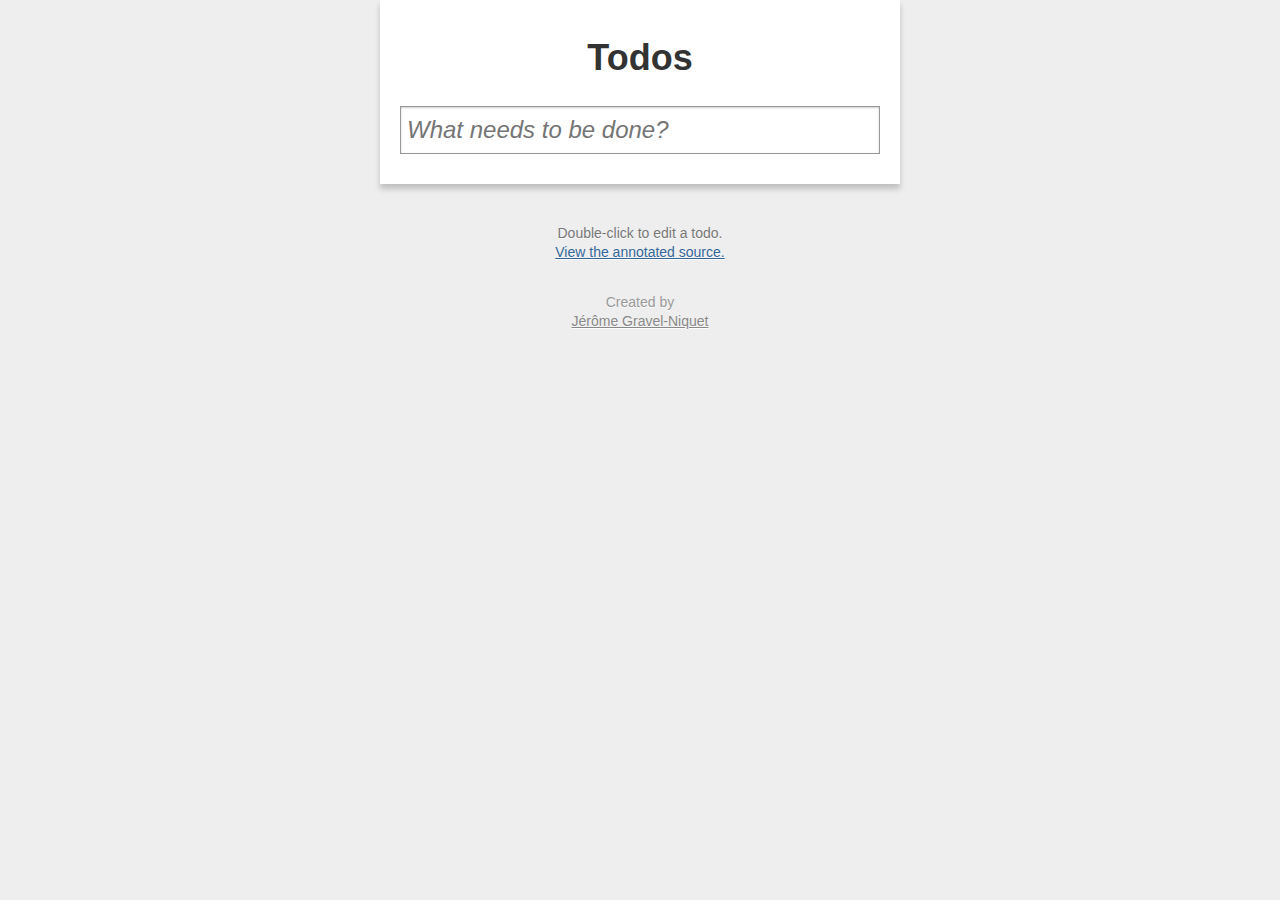
<file: examples/todos-requirejs-4/index.html>
<!DOCTYPE html>
<html>

  <head>
    <title>Backbone Demo: Todos</title>
    <link href="todos.css" media="all" rel="stylesheet" type="text/css"/>
  </head>

  <body>
      

    <!-- Todo App Interface -->

    <div id="todoapp">
      <div class="title">
        <h1>Todos</h1>
      </div>

      <div class="content">

        <div id="create-todo">
          <input id="new-todo" placeholder="What needs to be done?" type="text" />
          <span class="ui-tooltip-top" style="display:none;">Press Enter to save this task</span>
        </div>

        <div id="todos" class="scrollable">
          <ul id="todo-list"></ul>
        </div>

        <div id="todo-stats"></div>

      </div>

    </div>

    <ul id="instructions">
      <li>Double-click to edit a todo.</li>
      <li><a href="../../docs/todos.html">View the annotated source.</a></li>
    </ul>

    <div id="credits">
      Created by
      <br />
      <a href="http://jgn.me/">J&eacute;r&ocirc;me Gravel-Niquet</a>
    </div>

    <script data-main="main" src="require.js"></script>
  </body>
</html>
</file>
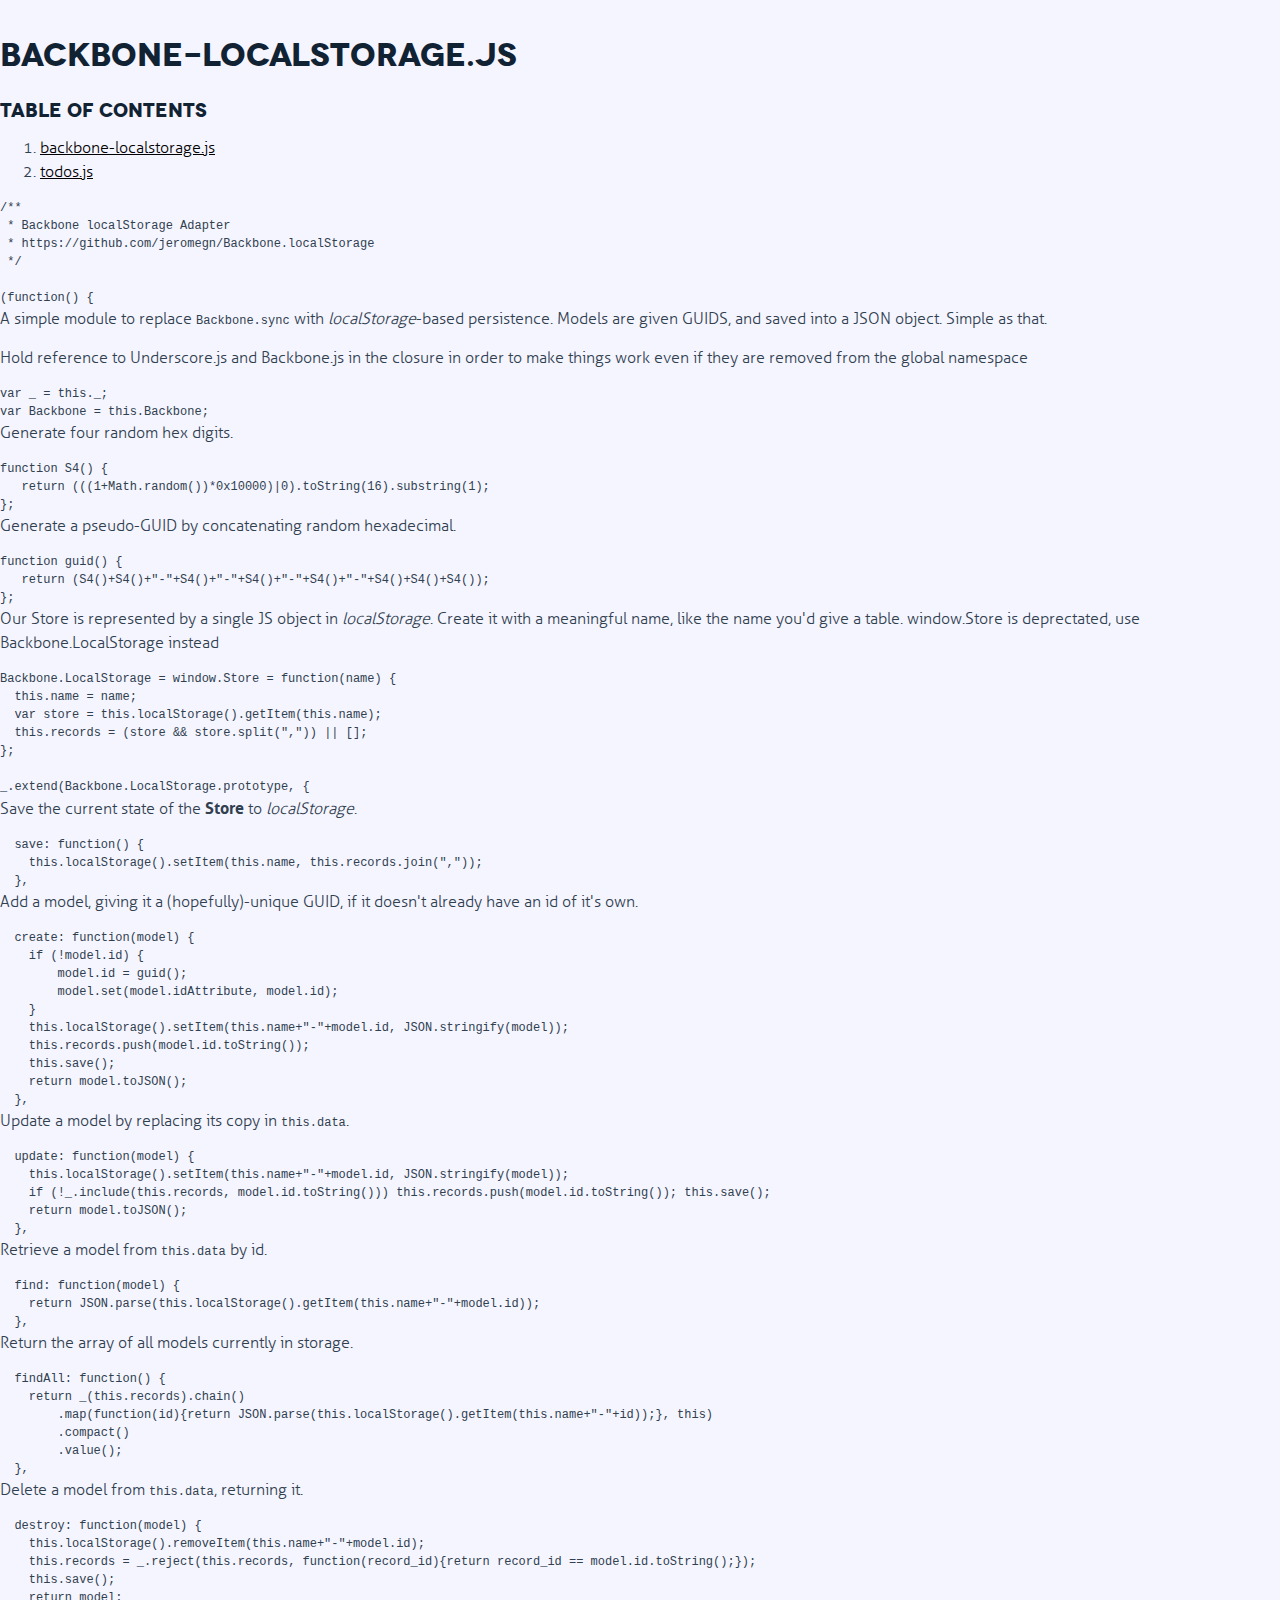
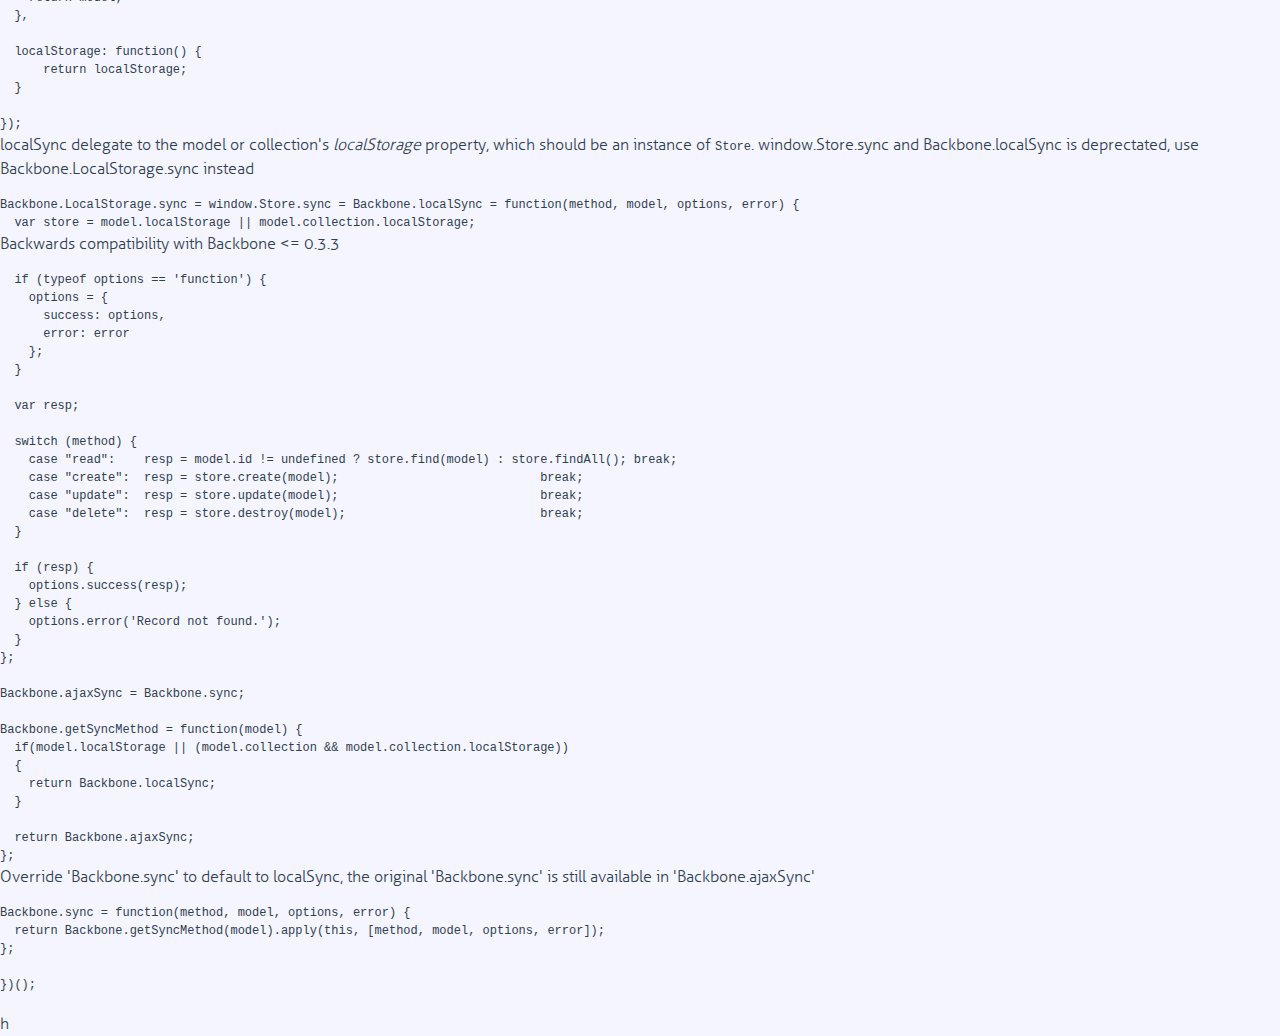
<file: docs/backbone-localstorage.html>
<!DOCTYPE html>

<html>
<head>
  <title>backbone-localstorage.js</title>
  <meta http-equiv="content-type" content="text/html; charset=UTF-8">
  <meta name="viewport" content="width=device-width, target-densitydpi=160dpi, initial-scale=1.0; maximum-scale=1.0; user-scalable=0;">
  <link rel="stylesheet" media="all" href="public/stylesheets/normalize.css" />
  <link rel="stylesheet" media="all" href="docco.css" />
</head>
<body>
  <div class="container">
    <div class="page">

      <div class="header">
        
          <h1>backbone-localstorage.js</h1>
        

        
          <div class="toc">
            <h3>Table of Contents</h3>
            <ol>
              
                
                <li>
                  <a class="source" href="backbone-localstorage.html">
                    backbone-localstorage.js
                  </a>
                </li>
              
                
                <li>
                  <a class="source" href="todos.html">
                    todos.js
                  </a>
                </li>
              
            </ol>
          </div>
        
      </div>

      
        
        
        
          <div class="highlight"><pre><span class="cm">/**</span>
<span class="cm"> * Backbone localStorage Adapter</span>
<span class="cm"> * https://github.com/jeromegn/Backbone.localStorage</span>
<span class="cm"> */</span>

<span class="p">(</span><span class="kd">function</span><span class="p">()</span> <span class="p">{</span></pre></div>
        
      
        
        
<p>A simple module to replace <code>Backbone.sync</code> with <em>localStorage</em>-based
persistence. Models are given GUIDS, and saved into a JSON object. Simple
as that.

</p>
<p>Hold reference to Underscore.js and Backbone.js in the closure in order
to make things work even if they are removed from the global namespace

</p>

        
          <div class="highlight"><pre><span class="kd">var</span> <span class="nx">_</span> <span class="o">=</span> <span class="k">this</span><span class="p">.</span><span class="nx">_</span><span class="p">;</span>
<span class="kd">var</span> <span class="nx">Backbone</span> <span class="o">=</span> <span class="k">this</span><span class="p">.</span><span class="nx">Backbone</span><span class="p">;</span></pre></div>
        
      
        
        
<p>Generate four random hex digits.

</p>

        
          <div class="highlight"><pre><span class="kd">function</span> <span class="nx">S4</span><span class="p">()</span> <span class="p">{</span>
   <span class="k">return</span> <span class="p">(((</span><span class="mi">1</span><span class="o">+</span><span class="nb">Math</span><span class="p">.</span><span class="nx">random</span><span class="p">())</span><span class="o">*</span><span class="mh">0x10000</span><span class="p">)</span><span class="o">|</span><span class="mi">0</span><span class="p">).</span><span class="nx">toString</span><span class="p">(</span><span class="mi">16</span><span class="p">).</span><span class="nx">substring</span><span class="p">(</span><span class="mi">1</span><span class="p">);</span>
<span class="p">};</span></pre></div>
        
      
        
        
<p>Generate a pseudo-GUID by concatenating random hexadecimal.

</p>

        
          <div class="highlight"><pre><span class="kd">function</span> <span class="nx">guid</span><span class="p">()</span> <span class="p">{</span>
   <span class="k">return</span> <span class="p">(</span><span class="nx">S4</span><span class="p">()</span><span class="o">+</span><span class="nx">S4</span><span class="p">()</span><span class="o">+</span><span class="s2">&quot;-&quot;</span><span class="o">+</span><span class="nx">S4</span><span class="p">()</span><span class="o">+</span><span class="s2">&quot;-&quot;</span><span class="o">+</span><span class="nx">S4</span><span class="p">()</span><span class="o">+</span><span class="s2">&quot;-&quot;</span><span class="o">+</span><span class="nx">S4</span><span class="p">()</span><span class="o">+</span><span class="s2">&quot;-&quot;</span><span class="o">+</span><span class="nx">S4</span><span class="p">()</span><span class="o">+</span><span class="nx">S4</span><span class="p">()</span><span class="o">+</span><span class="nx">S4</span><span class="p">());</span>
<span class="p">};</span></pre></div>
        
      
        
        
<p>Our Store is represented by a single JS object in <em>localStorage</em>. Create it
with a meaningful name, like the name you&#39;d give a table.
window.Store is deprectated, use Backbone.LocalStorage instead

</p>

        
          <div class="highlight"><pre><span class="nx">Backbone</span><span class="p">.</span><span class="nx">LocalStorage</span> <span class="o">=</span> <span class="nb">window</span><span class="p">.</span><span class="nx">Store</span> <span class="o">=</span> <span class="kd">function</span><span class="p">(</span><span class="nx">name</span><span class="p">)</span> <span class="p">{</span>
  <span class="k">this</span><span class="p">.</span><span class="nx">name</span> <span class="o">=</span> <span class="nx">name</span><span class="p">;</span>
  <span class="kd">var</span> <span class="nx">store</span> <span class="o">=</span> <span class="k">this</span><span class="p">.</span><span class="nx">localStorage</span><span class="p">().</span><span class="nx">getItem</span><span class="p">(</span><span class="k">this</span><span class="p">.</span><span class="nx">name</span><span class="p">);</span>
  <span class="k">this</span><span class="p">.</span><span class="nx">records</span> <span class="o">=</span> <span class="p">(</span><span class="nx">store</span> <span class="o">&amp;&amp;</span> <span class="nx">store</span><span class="p">.</span><span class="nx">split</span><span class="p">(</span><span class="s2">&quot;,&quot;</span><span class="p">))</span> <span class="o">||</span> <span class="p">[];</span>
<span class="p">};</span>

<span class="nx">_</span><span class="p">.</span><span class="nx">extend</span><span class="p">(</span><span class="nx">Backbone</span><span class="p">.</span><span class="nx">LocalStorage</span><span class="p">.</span><span class="nx">prototype</span><span class="p">,</span> <span class="p">{</span></pre></div>
        
      
        
        
<p>Save the current state of the <strong>Store</strong> to <em>localStorage</em>.

</p>

        
          <div class="highlight"><pre>  <span class="nx">save</span><span class="o">:</span> <span class="kd">function</span><span class="p">()</span> <span class="p">{</span>
    <span class="k">this</span><span class="p">.</span><span class="nx">localStorage</span><span class="p">().</span><span class="nx">setItem</span><span class="p">(</span><span class="k">this</span><span class="p">.</span><span class="nx">name</span><span class="p">,</span> <span class="k">this</span><span class="p">.</span><span class="nx">records</span><span class="p">.</span><span class="nx">join</span><span class="p">(</span><span class="s2">&quot;,&quot;</span><span class="p">));</span>
  <span class="p">},</span></pre></div>
        
      
        
        
<p>Add a model, giving it a (hopefully)-unique GUID, if it doesn&#39;t already
have an id of it&#39;s own.

</p>

        
          <div class="highlight"><pre>  <span class="nx">create</span><span class="o">:</span> <span class="kd">function</span><span class="p">(</span><span class="nx">model</span><span class="p">)</span> <span class="p">{</span>
    <span class="k">if</span> <span class="p">(</span><span class="o">!</span><span class="nx">model</span><span class="p">.</span><span class="nx">id</span><span class="p">)</span> <span class="p">{</span>
        <span class="nx">model</span><span class="p">.</span><span class="nx">id</span> <span class="o">=</span> <span class="nx">guid</span><span class="p">();</span>
        <span class="nx">model</span><span class="p">.</span><span class="nx">set</span><span class="p">(</span><span class="nx">model</span><span class="p">.</span><span class="nx">idAttribute</span><span class="p">,</span> <span class="nx">model</span><span class="p">.</span><span class="nx">id</span><span class="p">);</span>
    <span class="p">}</span>
    <span class="k">this</span><span class="p">.</span><span class="nx">localStorage</span><span class="p">().</span><span class="nx">setItem</span><span class="p">(</span><span class="k">this</span><span class="p">.</span><span class="nx">name</span><span class="o">+</span><span class="s2">&quot;-&quot;</span><span class="o">+</span><span class="nx">model</span><span class="p">.</span><span class="nx">id</span><span class="p">,</span> <span class="nx">JSON</span><span class="p">.</span><span class="nx">stringify</span><span class="p">(</span><span class="nx">model</span><span class="p">));</span>
    <span class="k">this</span><span class="p">.</span><span class="nx">records</span><span class="p">.</span><span class="nx">push</span><span class="p">(</span><span class="nx">model</span><span class="p">.</span><span class="nx">id</span><span class="p">.</span><span class="nx">toString</span><span class="p">());</span>
    <span class="k">this</span><span class="p">.</span><span class="nx">save</span><span class="p">();</span>
    <span class="k">return</span> <span class="nx">model</span><span class="p">.</span><span class="nx">toJSON</span><span class="p">();</span>
  <span class="p">},</span></pre></div>
        
      
        
        
<p>Update a model by replacing its copy in <code>this.data</code>.

</p>

        
          <div class="highlight"><pre>  <span class="nx">update</span><span class="o">:</span> <span class="kd">function</span><span class="p">(</span><span class="nx">model</span><span class="p">)</span> <span class="p">{</span>
    <span class="k">this</span><span class="p">.</span><span class="nx">localStorage</span><span class="p">().</span><span class="nx">setItem</span><span class="p">(</span><span class="k">this</span><span class="p">.</span><span class="nx">name</span><span class="o">+</span><span class="s2">&quot;-&quot;</span><span class="o">+</span><span class="nx">model</span><span class="p">.</span><span class="nx">id</span><span class="p">,</span> <span class="nx">JSON</span><span class="p">.</span><span class="nx">stringify</span><span class="p">(</span><span class="nx">model</span><span class="p">));</span>
    <span class="k">if</span> <span class="p">(</span><span class="o">!</span><span class="nx">_</span><span class="p">.</span><span class="nx">include</span><span class="p">(</span><span class="k">this</span><span class="p">.</span><span class="nx">records</span><span class="p">,</span> <span class="nx">model</span><span class="p">.</span><span class="nx">id</span><span class="p">.</span><span class="nx">toString</span><span class="p">()))</span> <span class="k">this</span><span class="p">.</span><span class="nx">records</span><span class="p">.</span><span class="nx">push</span><span class="p">(</span><span class="nx">model</span><span class="p">.</span><span class="nx">id</span><span class="p">.</span><span class="nx">toString</span><span class="p">());</span> <span class="k">this</span><span class="p">.</span><span class="nx">save</span><span class="p">();</span>
    <span class="k">return</span> <span class="nx">model</span><span class="p">.</span><span class="nx">toJSON</span><span class="p">();</span>
  <span class="p">},</span></pre></div>
        
      
        
        
<p>Retrieve a model from <code>this.data</code> by id.

</p>

        
          <div class="highlight"><pre>  <span class="nx">find</span><span class="o">:</span> <span class="kd">function</span><span class="p">(</span><span class="nx">model</span><span class="p">)</span> <span class="p">{</span>
    <span class="k">return</span> <span class="nx">JSON</span><span class="p">.</span><span class="nx">parse</span><span class="p">(</span><span class="k">this</span><span class="p">.</span><span class="nx">localStorage</span><span class="p">().</span><span class="nx">getItem</span><span class="p">(</span><span class="k">this</span><span class="p">.</span><span class="nx">name</span><span class="o">+</span><span class="s2">&quot;-&quot;</span><span class="o">+</span><span class="nx">model</span><span class="p">.</span><span class="nx">id</span><span class="p">));</span>
  <span class="p">},</span></pre></div>
        
      
        
        
<p>Return the array of all models currently in storage.

</p>

        
          <div class="highlight"><pre>  <span class="nx">findAll</span><span class="o">:</span> <span class="kd">function</span><span class="p">()</span> <span class="p">{</span>
    <span class="k">return</span> <span class="nx">_</span><span class="p">(</span><span class="k">this</span><span class="p">.</span><span class="nx">records</span><span class="p">).</span><span class="nx">chain</span><span class="p">()</span>
        <span class="p">.</span><span class="nx">map</span><span class="p">(</span><span class="kd">function</span><span class="p">(</span><span class="nx">id</span><span class="p">){</span><span class="k">return</span> <span class="nx">JSON</span><span class="p">.</span><span class="nx">parse</span><span class="p">(</span><span class="k">this</span><span class="p">.</span><span class="nx">localStorage</span><span class="p">().</span><span class="nx">getItem</span><span class="p">(</span><span class="k">this</span><span class="p">.</span><span class="nx">name</span><span class="o">+</span><span class="s2">&quot;-&quot;</span><span class="o">+</span><span class="nx">id</span><span class="p">));},</span> <span class="k">this</span><span class="p">)</span>
        <span class="p">.</span><span class="nx">compact</span><span class="p">()</span>
        <span class="p">.</span><span class="nx">value</span><span class="p">();</span>
  <span class="p">},</span></pre></div>
        
      
        
        
<p>Delete a model from <code>this.data</code>, returning it.

</p>

        
          <div class="highlight"><pre>  <span class="nx">destroy</span><span class="o">:</span> <span class="kd">function</span><span class="p">(</span><span class="nx">model</span><span class="p">)</span> <span class="p">{</span>
    <span class="k">this</span><span class="p">.</span><span class="nx">localStorage</span><span class="p">().</span><span class="nx">removeItem</span><span class="p">(</span><span class="k">this</span><span class="p">.</span><span class="nx">name</span><span class="o">+</span><span class="s2">&quot;-&quot;</span><span class="o">+</span><span class="nx">model</span><span class="p">.</span><span class="nx">id</span><span class="p">);</span>
    <span class="k">this</span><span class="p">.</span><span class="nx">records</span> <span class="o">=</span> <span class="nx">_</span><span class="p">.</span><span class="nx">reject</span><span class="p">(</span><span class="k">this</span><span class="p">.</span><span class="nx">records</span><span class="p">,</span> <span class="kd">function</span><span class="p">(</span><span class="nx">record_id</span><span class="p">){</span><span class="k">return</span> <span class="nx">record_id</span> <span class="o">==</span> <span class="nx">model</span><span class="p">.</span><span class="nx">id</span><span class="p">.</span><span class="nx">toString</span><span class="p">();});</span>
    <span class="k">this</span><span class="p">.</span><span class="nx">save</span><span class="p">();</span>
    <span class="k">return</span> <span class="nx">model</span><span class="p">;</span>
  <span class="p">},</span>

  <span class="nx">localStorage</span><span class="o">:</span> <span class="kd">function</span><span class="p">()</span> <span class="p">{</span>
      <span class="k">return</span> <span class="nx">localStorage</span><span class="p">;</span>
  <span class="p">}</span>

<span class="p">});</span></pre></div>
        
      
        
        
<p>localSync delegate to the model or collection&#39;s
<em>localStorage</em> property, which should be an instance of <code>Store</code>.
window.Store.sync and Backbone.localSync is deprectated, use Backbone.LocalStorage.sync instead

</p>

        
          <div class="highlight"><pre><span class="nx">Backbone</span><span class="p">.</span><span class="nx">LocalStorage</span><span class="p">.</span><span class="nx">sync</span> <span class="o">=</span> <span class="nb">window</span><span class="p">.</span><span class="nx">Store</span><span class="p">.</span><span class="nx">sync</span> <span class="o">=</span> <span class="nx">Backbone</span><span class="p">.</span><span class="nx">localSync</span> <span class="o">=</span> <span class="kd">function</span><span class="p">(</span><span class="nx">method</span><span class="p">,</span> <span class="nx">model</span><span class="p">,</span> <span class="nx">options</span><span class="p">,</span> <span class="nx">error</span><span class="p">)</span> <span class="p">{</span>
  <span class="kd">var</span> <span class="nx">store</span> <span class="o">=</span> <span class="nx">model</span><span class="p">.</span><span class="nx">localStorage</span> <span class="o">||</span> <span class="nx">model</span><span class="p">.</span><span class="nx">collection</span><span class="p">.</span><span class="nx">localStorage</span><span class="p">;</span></pre></div>
        
      
        
        
<p>Backwards compatibility with Backbone &lt;= 0.3.3

</p>

        
          <div class="highlight"><pre>  <span class="k">if</span> <span class="p">(</span><span class="k">typeof</span> <span class="nx">options</span> <span class="o">==</span> <span class="s1">&#39;function&#39;</span><span class="p">)</span> <span class="p">{</span>
    <span class="nx">options</span> <span class="o">=</span> <span class="p">{</span>
      <span class="nx">success</span><span class="o">:</span> <span class="nx">options</span><span class="p">,</span>
      <span class="nx">error</span><span class="o">:</span> <span class="nx">error</span>
    <span class="p">};</span>
  <span class="p">}</span>

  <span class="kd">var</span> <span class="nx">resp</span><span class="p">;</span>

  <span class="k">switch</span> <span class="p">(</span><span class="nx">method</span><span class="p">)</span> <span class="p">{</span>
    <span class="k">case</span> <span class="s2">&quot;read&quot;</span><span class="o">:</span>    <span class="nx">resp</span> <span class="o">=</span> <span class="nx">model</span><span class="p">.</span><span class="nx">id</span> <span class="o">!=</span> <span class="kc">undefined</span> <span class="o">?</span> <span class="nx">store</span><span class="p">.</span><span class="nx">find</span><span class="p">(</span><span class="nx">model</span><span class="p">)</span> <span class="o">:</span> <span class="nx">store</span><span class="p">.</span><span class="nx">findAll</span><span class="p">();</span> <span class="k">break</span><span class="p">;</span>
    <span class="k">case</span> <span class="s2">&quot;create&quot;</span><span class="o">:</span>  <span class="nx">resp</span> <span class="o">=</span> <span class="nx">store</span><span class="p">.</span><span class="nx">create</span><span class="p">(</span><span class="nx">model</span><span class="p">);</span>                            <span class="k">break</span><span class="p">;</span>
    <span class="k">case</span> <span class="s2">&quot;update&quot;</span><span class="o">:</span>  <span class="nx">resp</span> <span class="o">=</span> <span class="nx">store</span><span class="p">.</span><span class="nx">update</span><span class="p">(</span><span class="nx">model</span><span class="p">);</span>                            <span class="k">break</span><span class="p">;</span>
    <span class="k">case</span> <span class="s2">&quot;delete&quot;</span><span class="o">:</span>  <span class="nx">resp</span> <span class="o">=</span> <span class="nx">store</span><span class="p">.</span><span class="nx">destroy</span><span class="p">(</span><span class="nx">model</span><span class="p">);</span>                           <span class="k">break</span><span class="p">;</span>
  <span class="p">}</span>

  <span class="k">if</span> <span class="p">(</span><span class="nx">resp</span><span class="p">)</span> <span class="p">{</span>
    <span class="nx">options</span><span class="p">.</span><span class="nx">success</span><span class="p">(</span><span class="nx">resp</span><span class="p">);</span>
  <span class="p">}</span> <span class="k">else</span> <span class="p">{</span>
    <span class="nx">options</span><span class="p">.</span><span class="nx">error</span><span class="p">(</span><span class="s1">&#39;Record not found.&#39;</span><span class="p">);</span>
  <span class="p">}</span>
<span class="p">};</span>

<span class="nx">Backbone</span><span class="p">.</span><span class="nx">ajaxSync</span> <span class="o">=</span> <span class="nx">Backbone</span><span class="p">.</span><span class="nx">sync</span><span class="p">;</span>

<span class="nx">Backbone</span><span class="p">.</span><span class="nx">getSyncMethod</span> <span class="o">=</span> <span class="kd">function</span><span class="p">(</span><span class="nx">model</span><span class="p">)</span> <span class="p">{</span>
  <span class="k">if</span><span class="p">(</span><span class="nx">model</span><span class="p">.</span><span class="nx">localStorage</span> <span class="o">||</span> <span class="p">(</span><span class="nx">model</span><span class="p">.</span><span class="nx">collection</span> <span class="o">&amp;&amp;</span> <span class="nx">model</span><span class="p">.</span><span class="nx">collection</span><span class="p">.</span><span class="nx">localStorage</span><span class="p">))</span>
  <span class="p">{</span>
    <span class="k">return</span> <span class="nx">Backbone</span><span class="p">.</span><span class="nx">localSync</span><span class="p">;</span>
  <span class="p">}</span>

  <span class="k">return</span> <span class="nx">Backbone</span><span class="p">.</span><span class="nx">ajaxSync</span><span class="p">;</span>
<span class="p">};</span></pre></div>
        
      
        
        
<p>Override &#39;Backbone.sync&#39; to default to localSync,
the original &#39;Backbone.sync&#39; is still available in &#39;Backbone.ajaxSync&#39;
</p>

        
          <div class="highlight"><pre><span class="nx">Backbone</span><span class="p">.</span><span class="nx">sync</span> <span class="o">=</span> <span class="kd">function</span><span class="p">(</span><span class="nx">method</span><span class="p">,</span> <span class="nx">model</span><span class="p">,</span> <span class="nx">options</span><span class="p">,</span> <span class="nx">error</span><span class="p">)</span> <span class="p">{</span>
  <span class="k">return</span> <span class="nx">Backbone</span><span class="p">.</span><span class="nx">getSyncMethod</span><span class="p">(</span><span class="nx">model</span><span class="p">).</span><span class="nx">apply</span><span class="p">(</span><span class="k">this</span><span class="p">,</span> <span class="p">[</span><span class="nx">method</span><span class="p">,</span> <span class="nx">model</span><span class="p">,</span> <span class="nx">options</span><span class="p">,</span> <span class="nx">error</span><span class="p">]);</span>
<span class="p">};</span>

<span class="p">})();</span>

</pre></div>
        
      
      <div class="fleur">h</div>
    </div>
  </div>
</body>
</html>
</file>
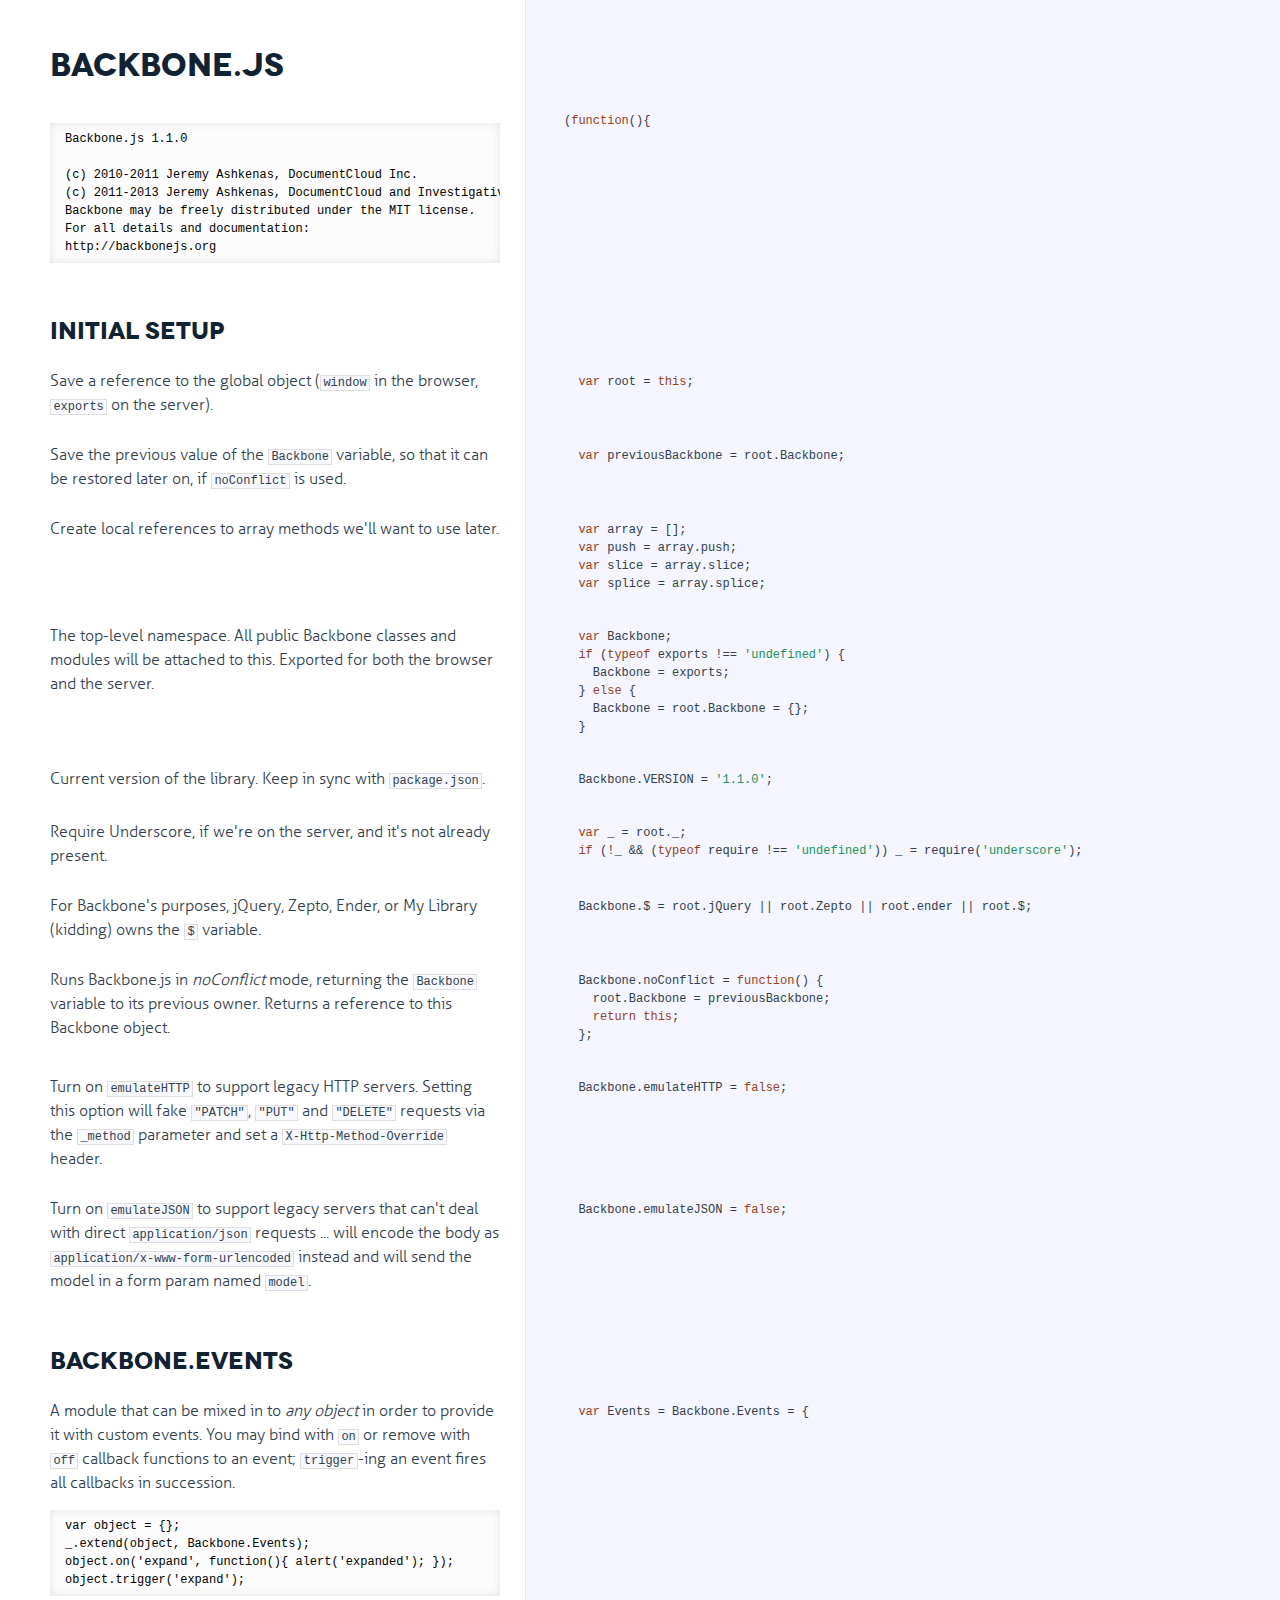
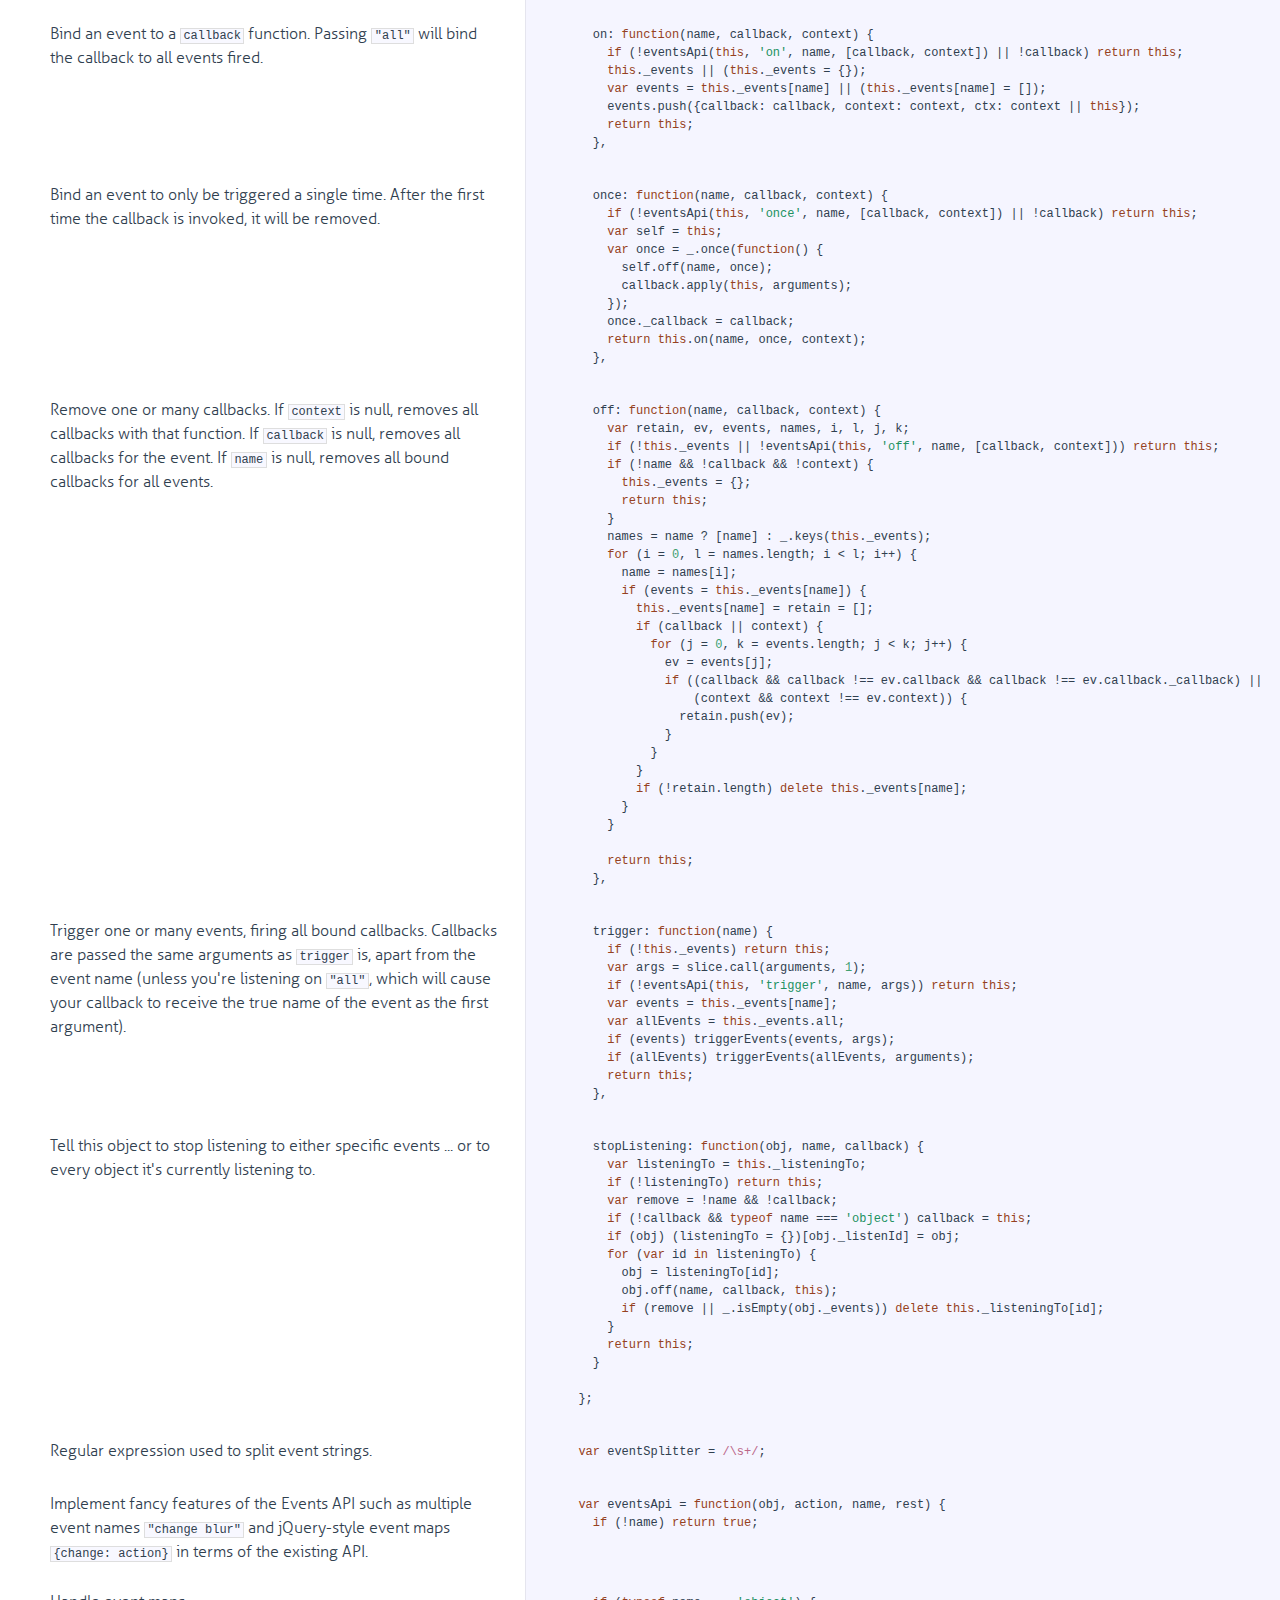
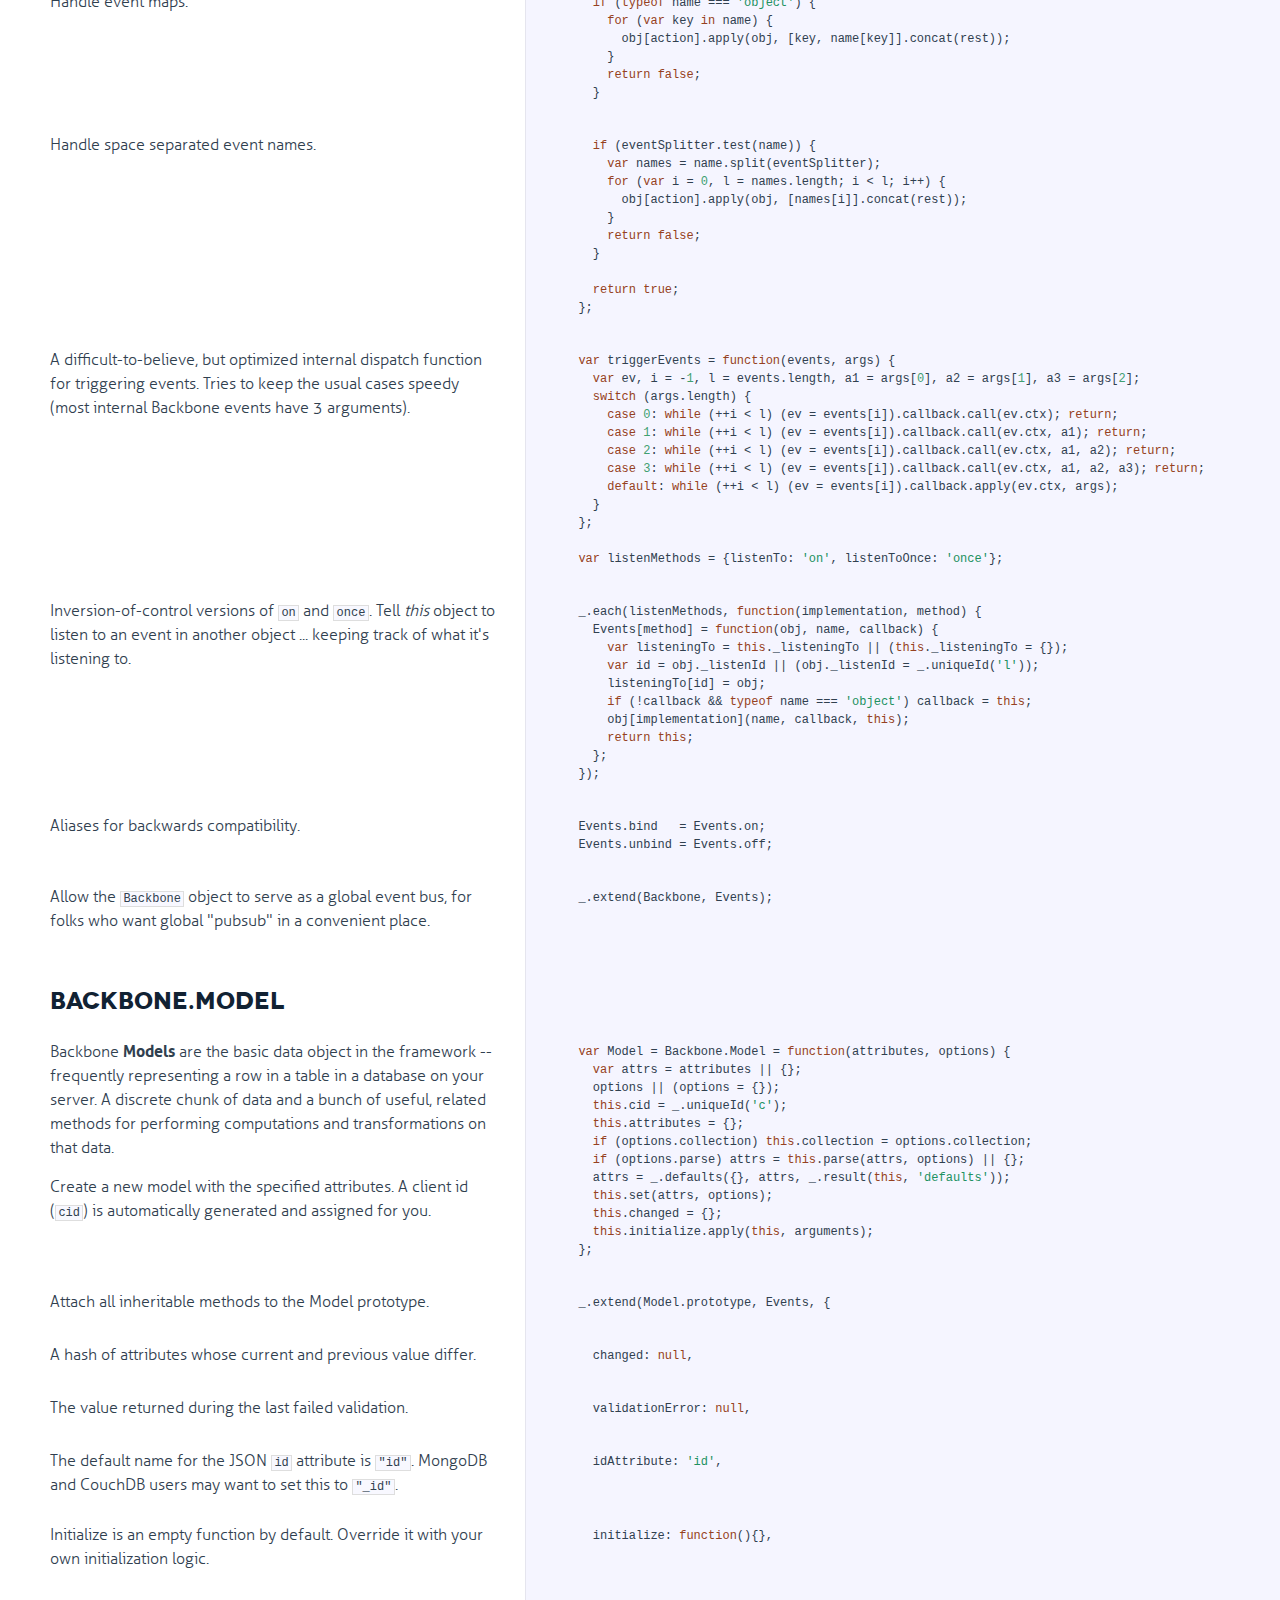
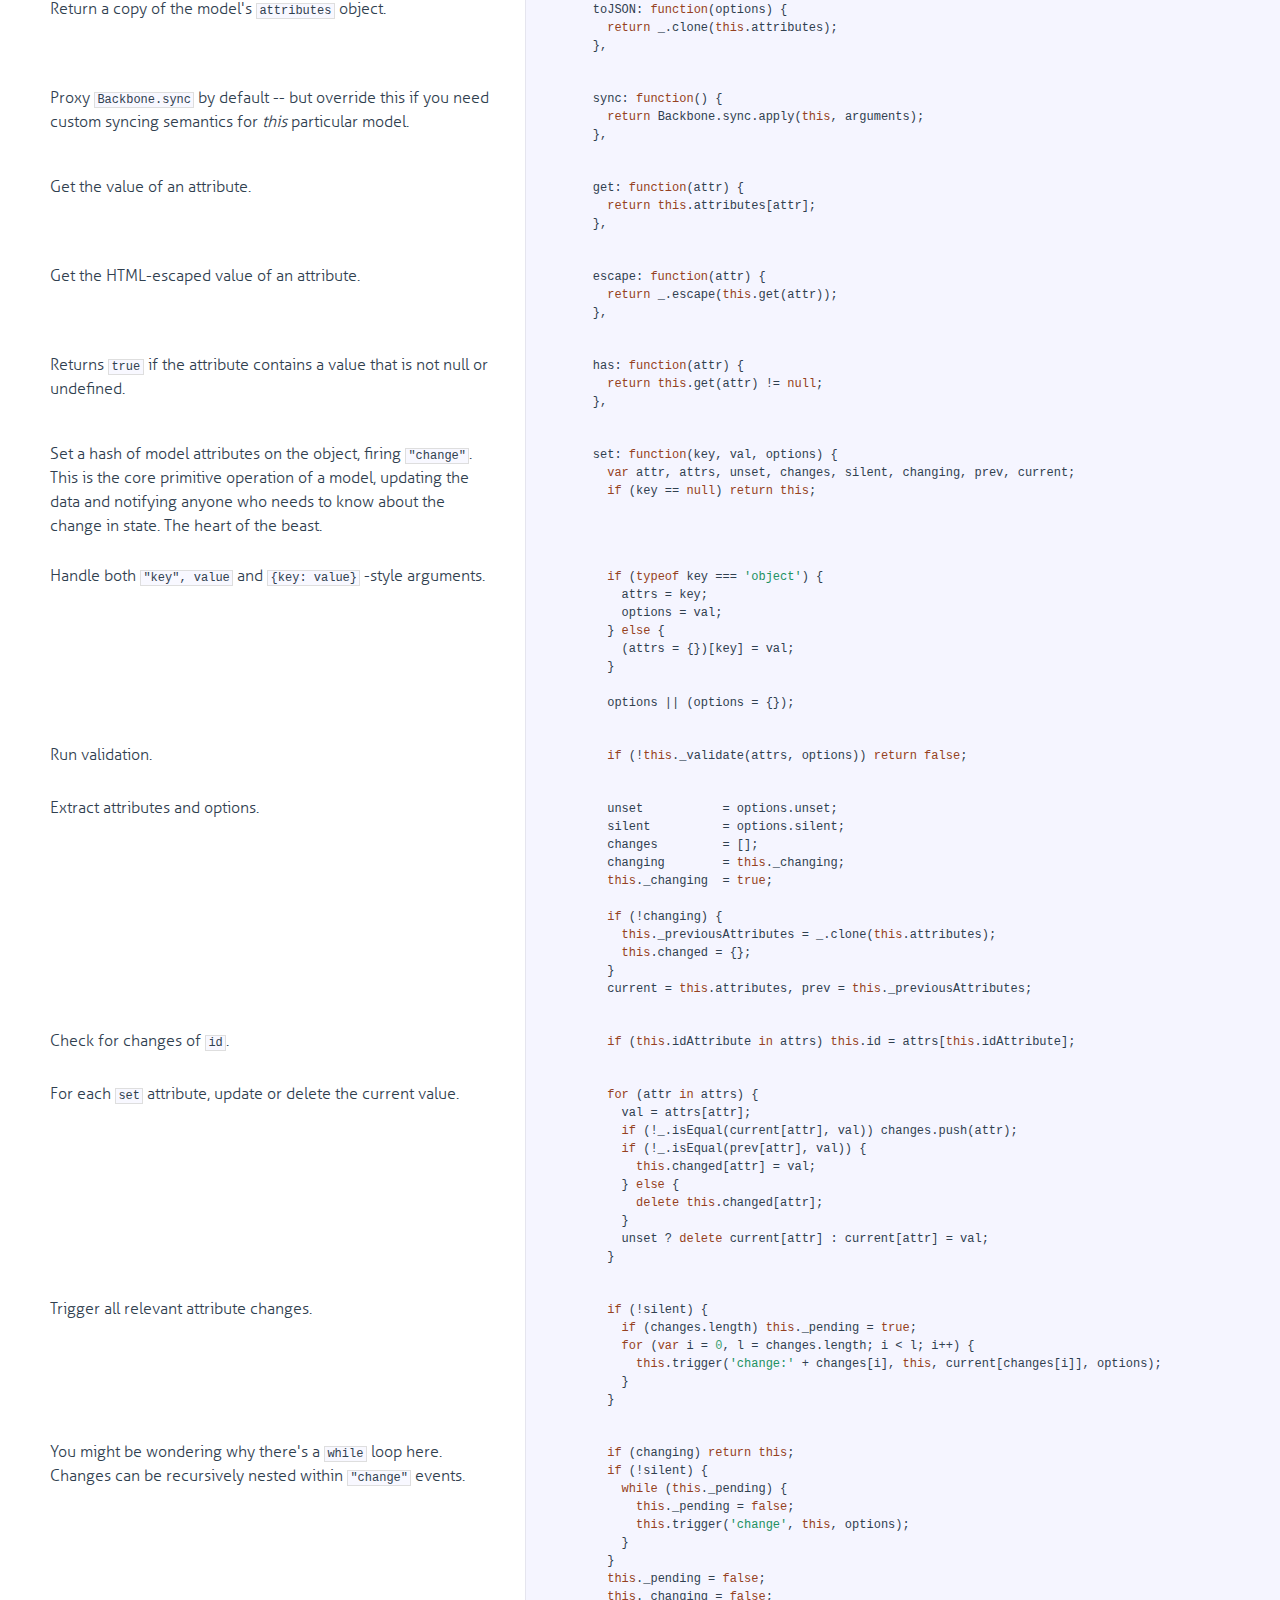
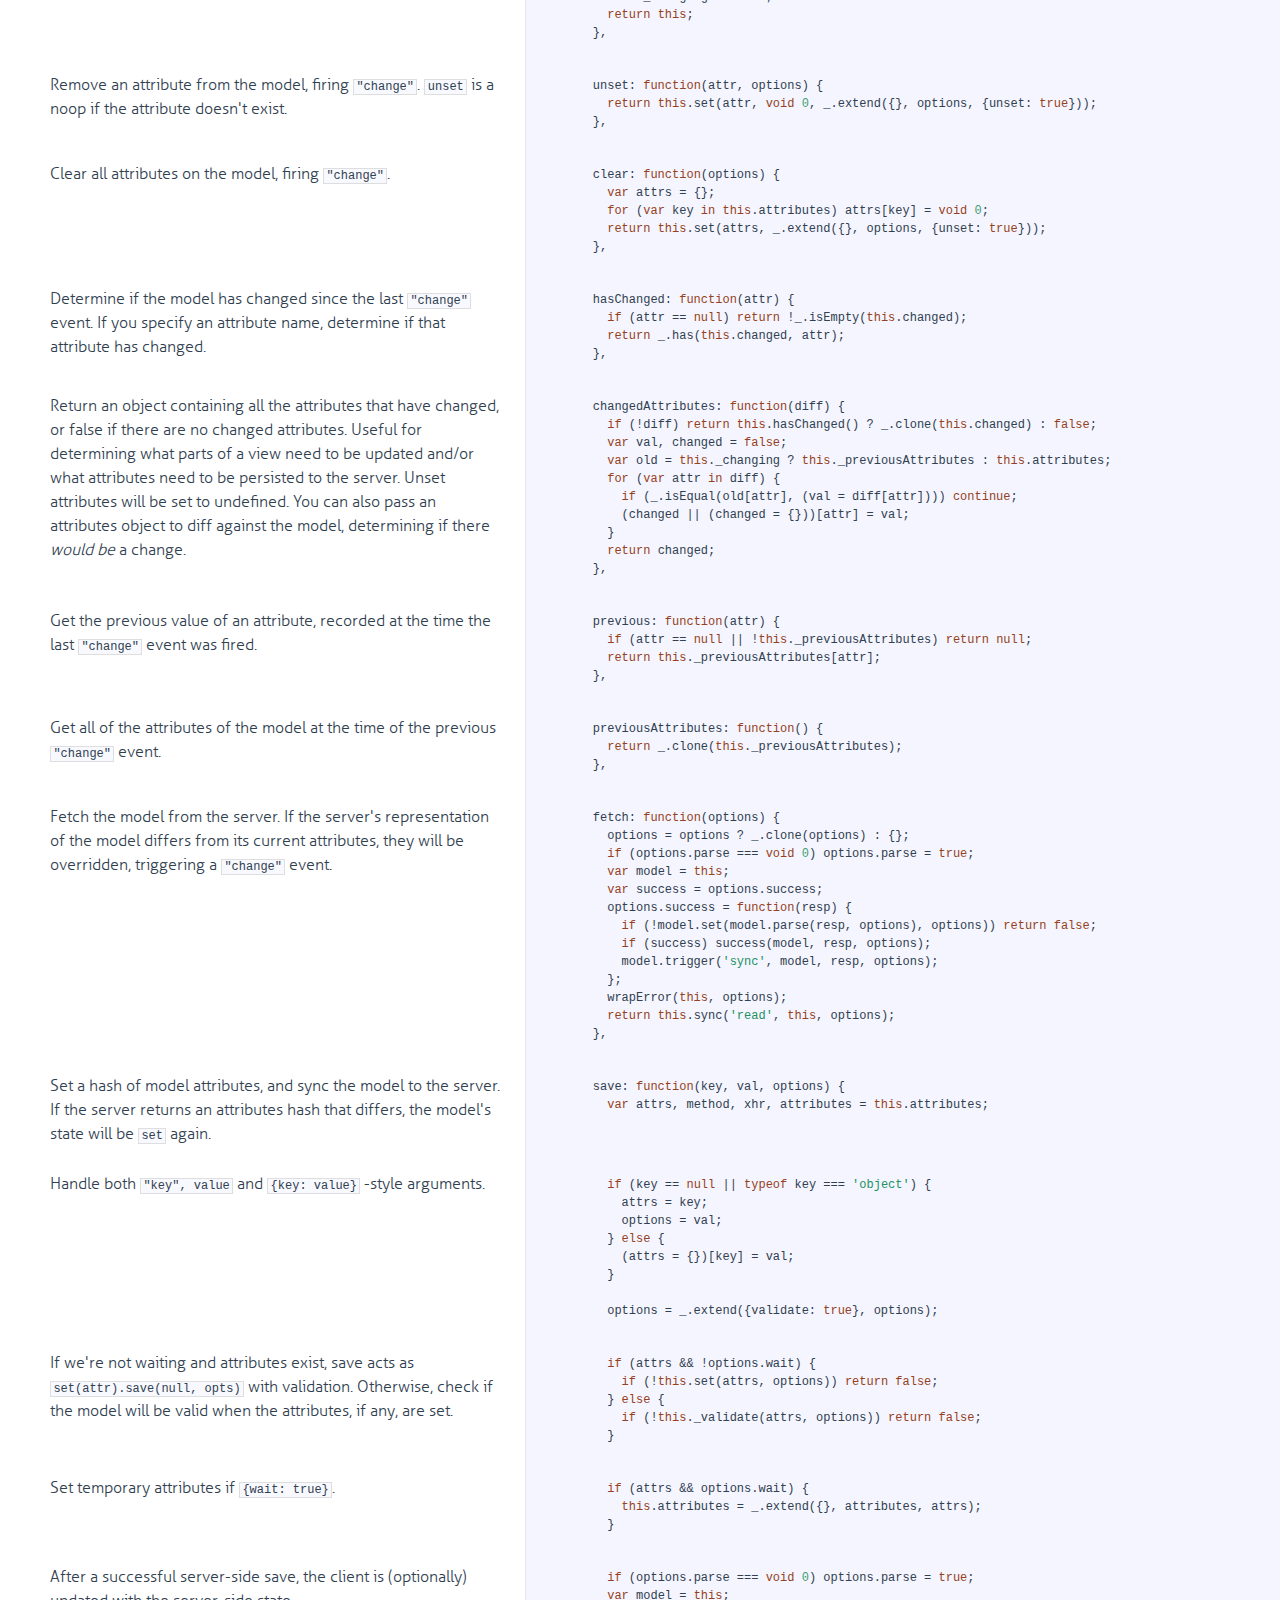
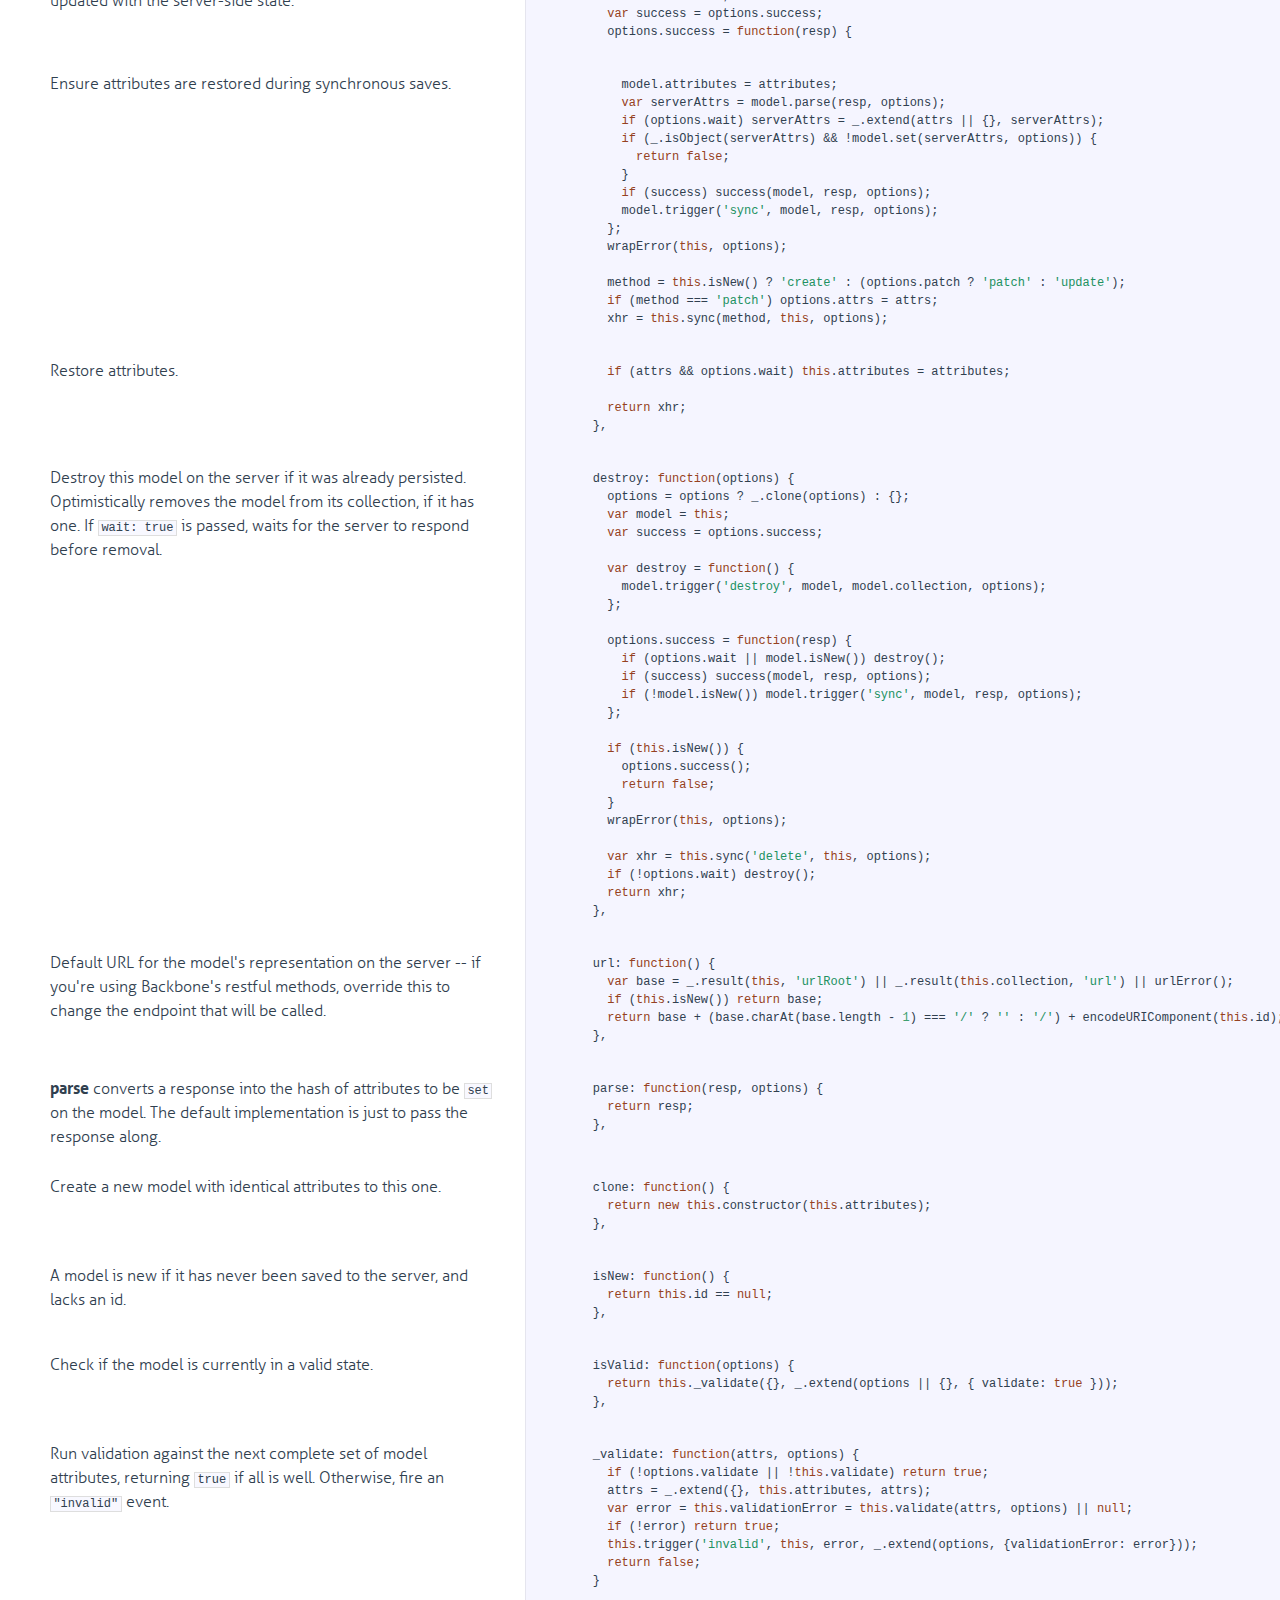
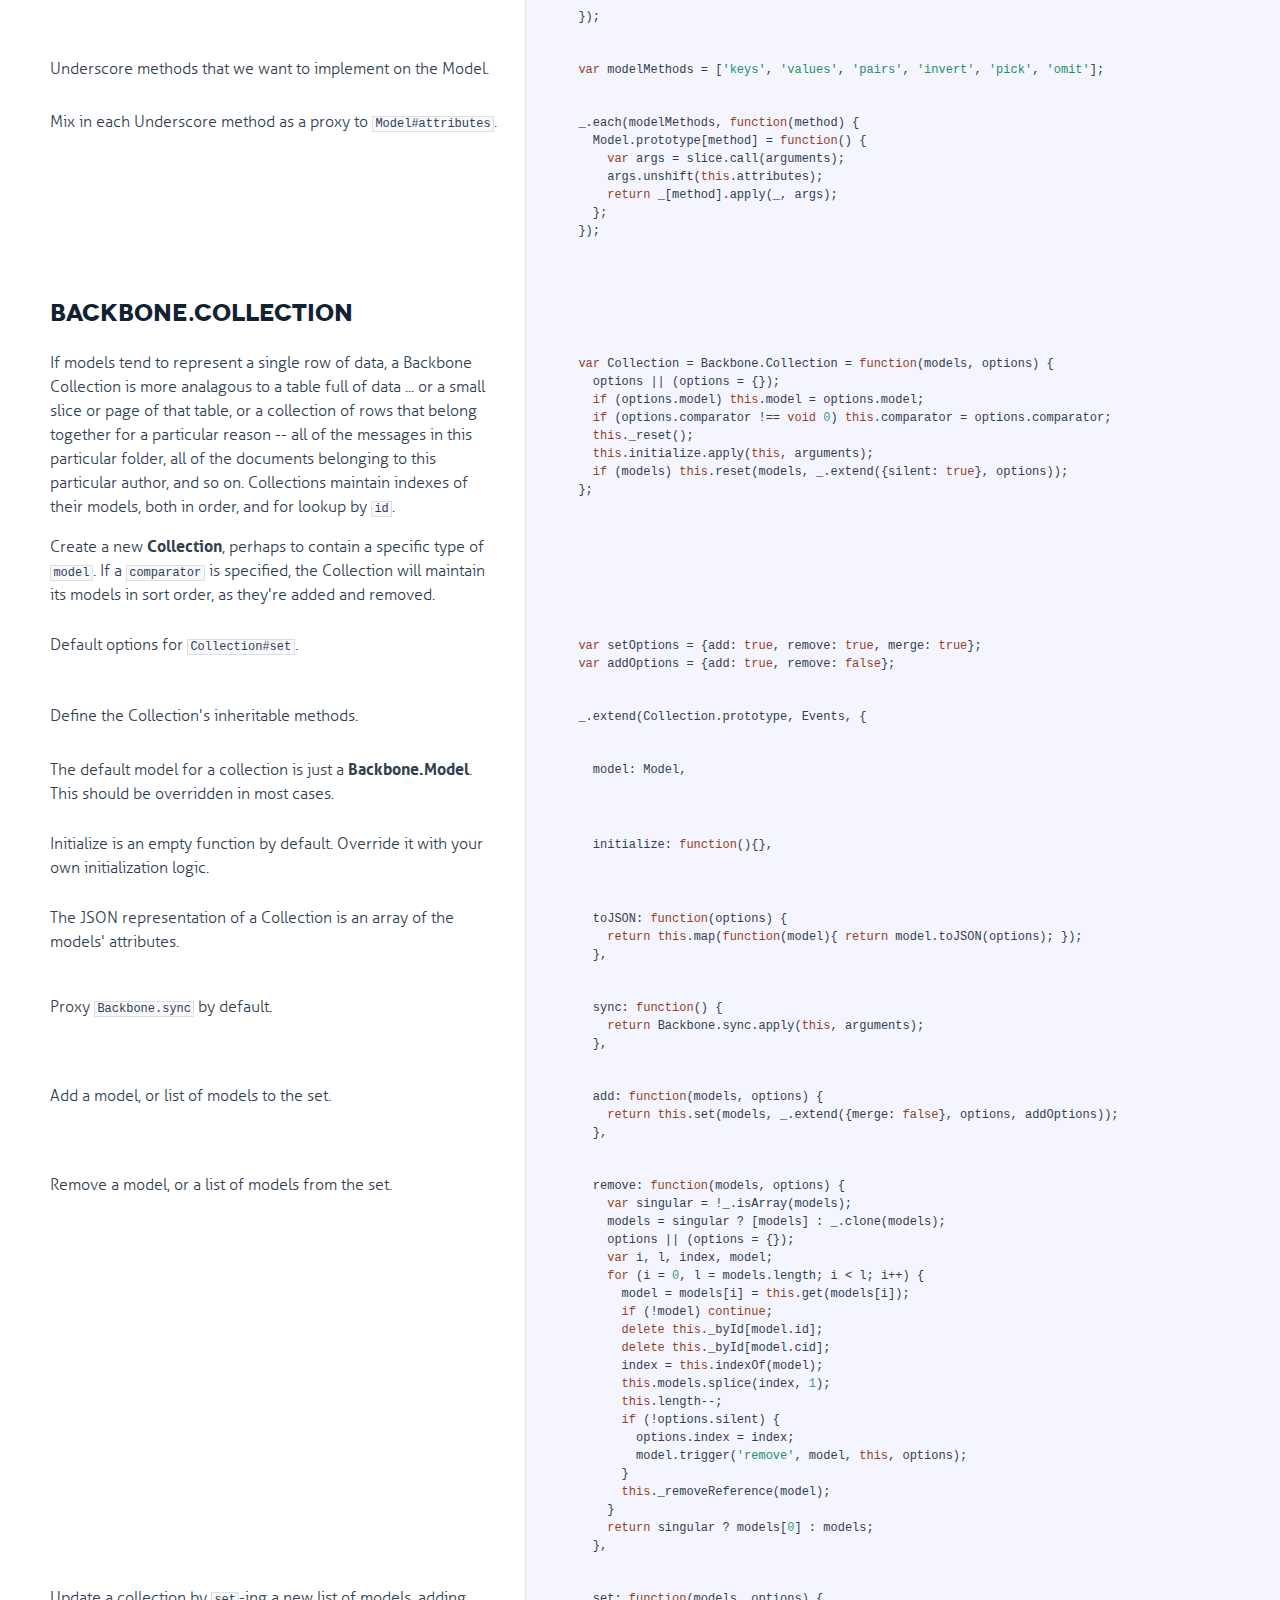
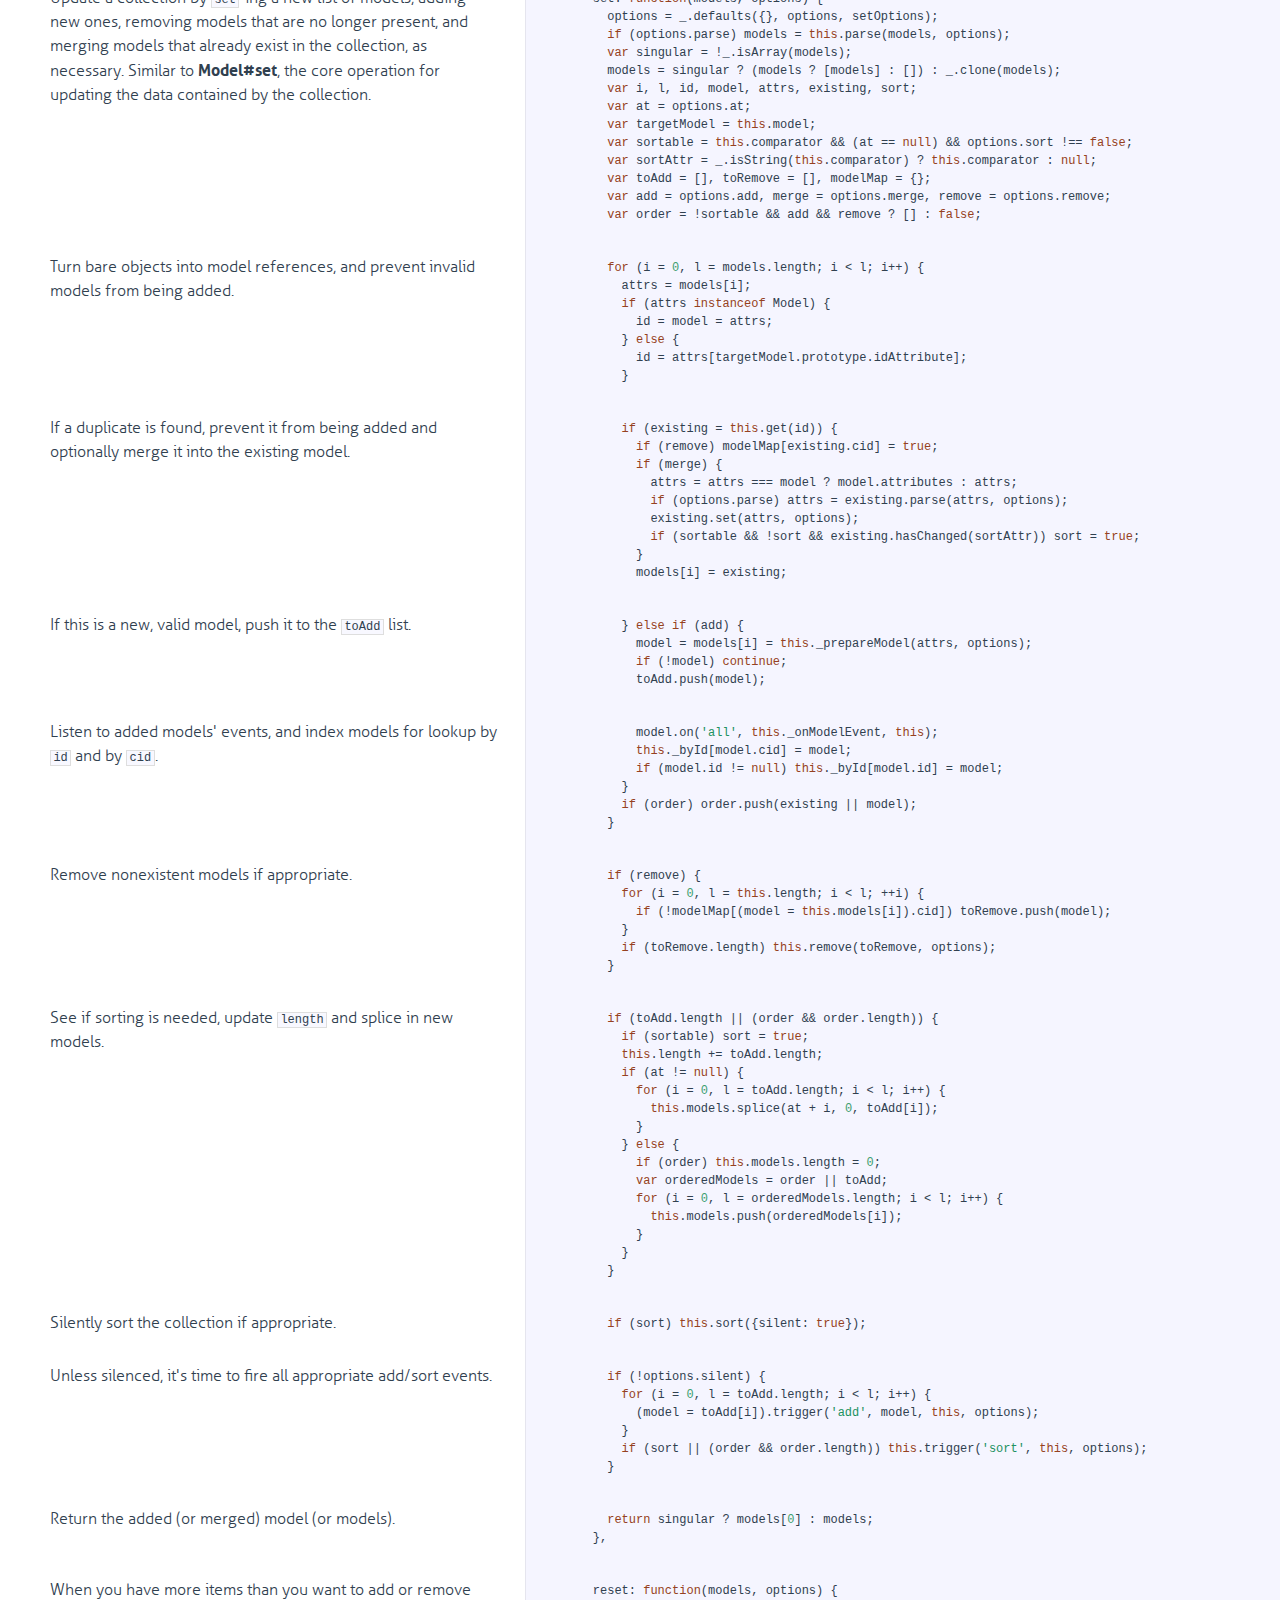
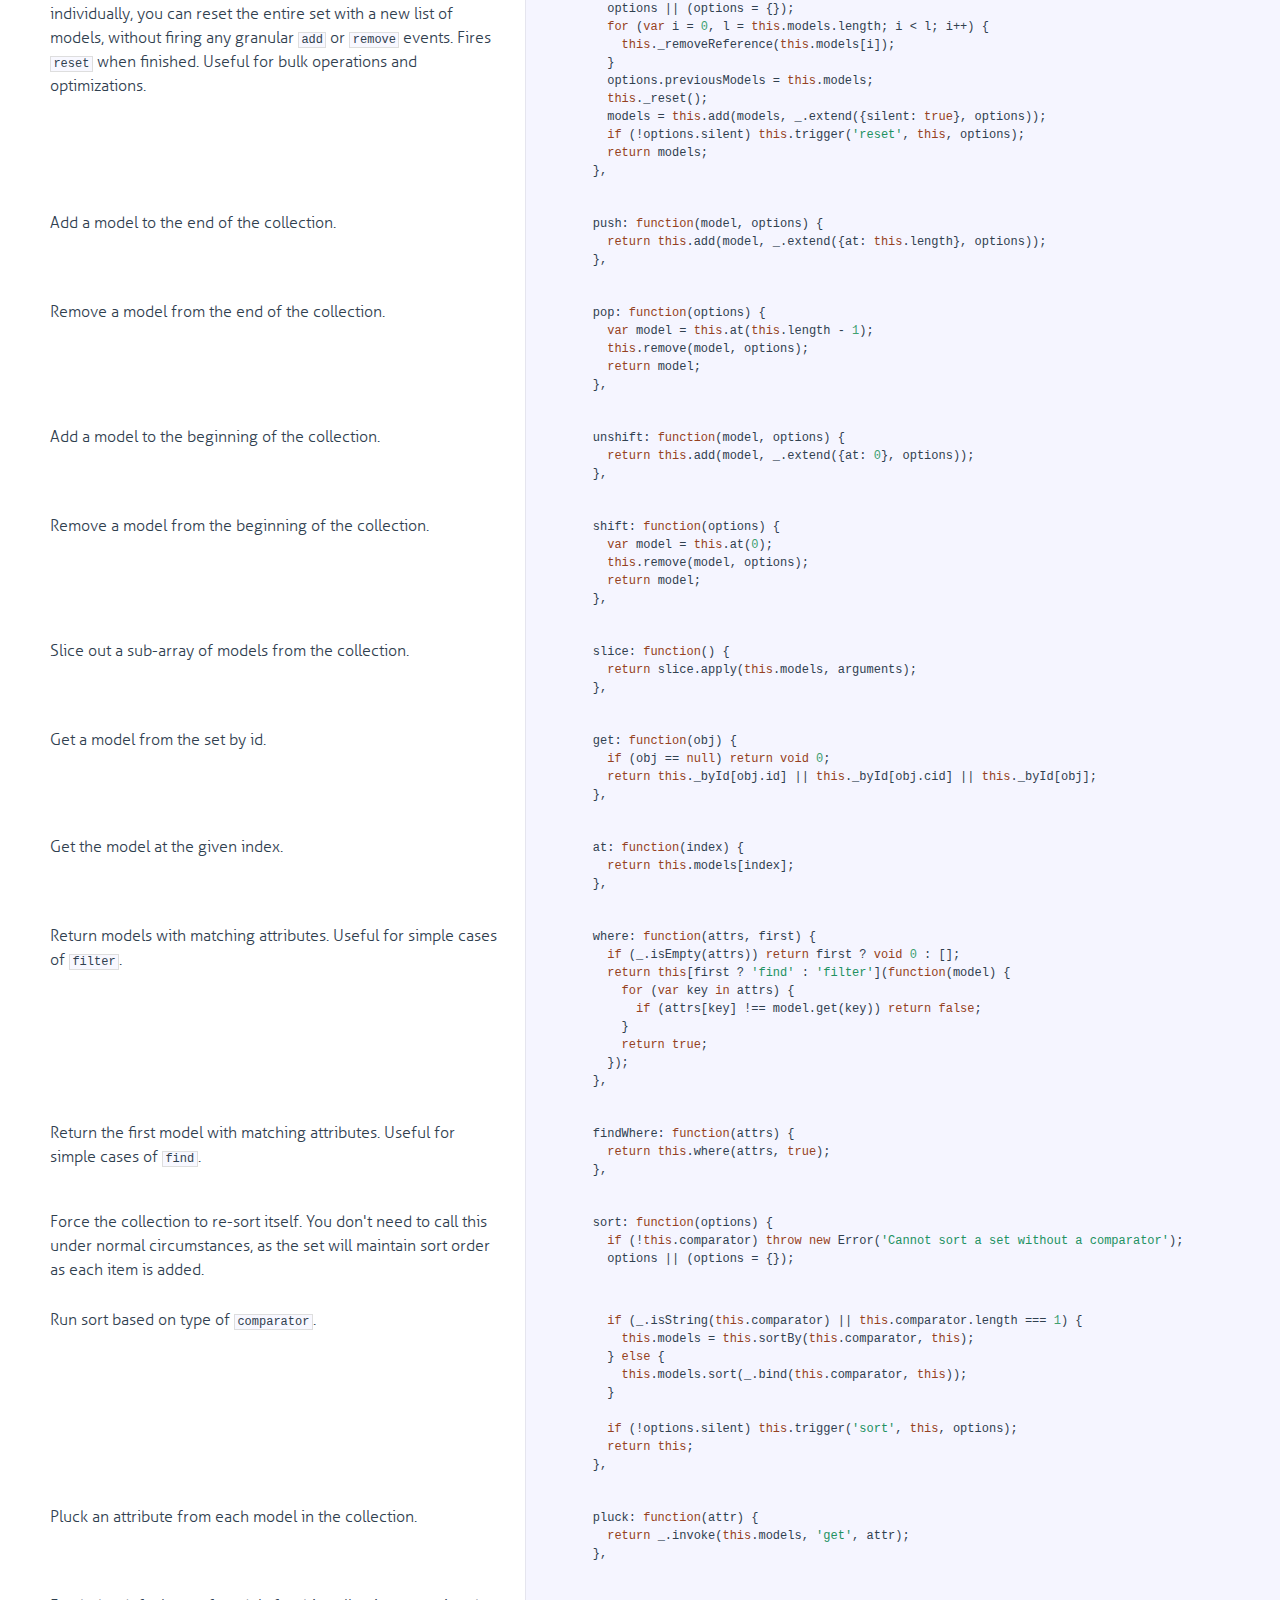
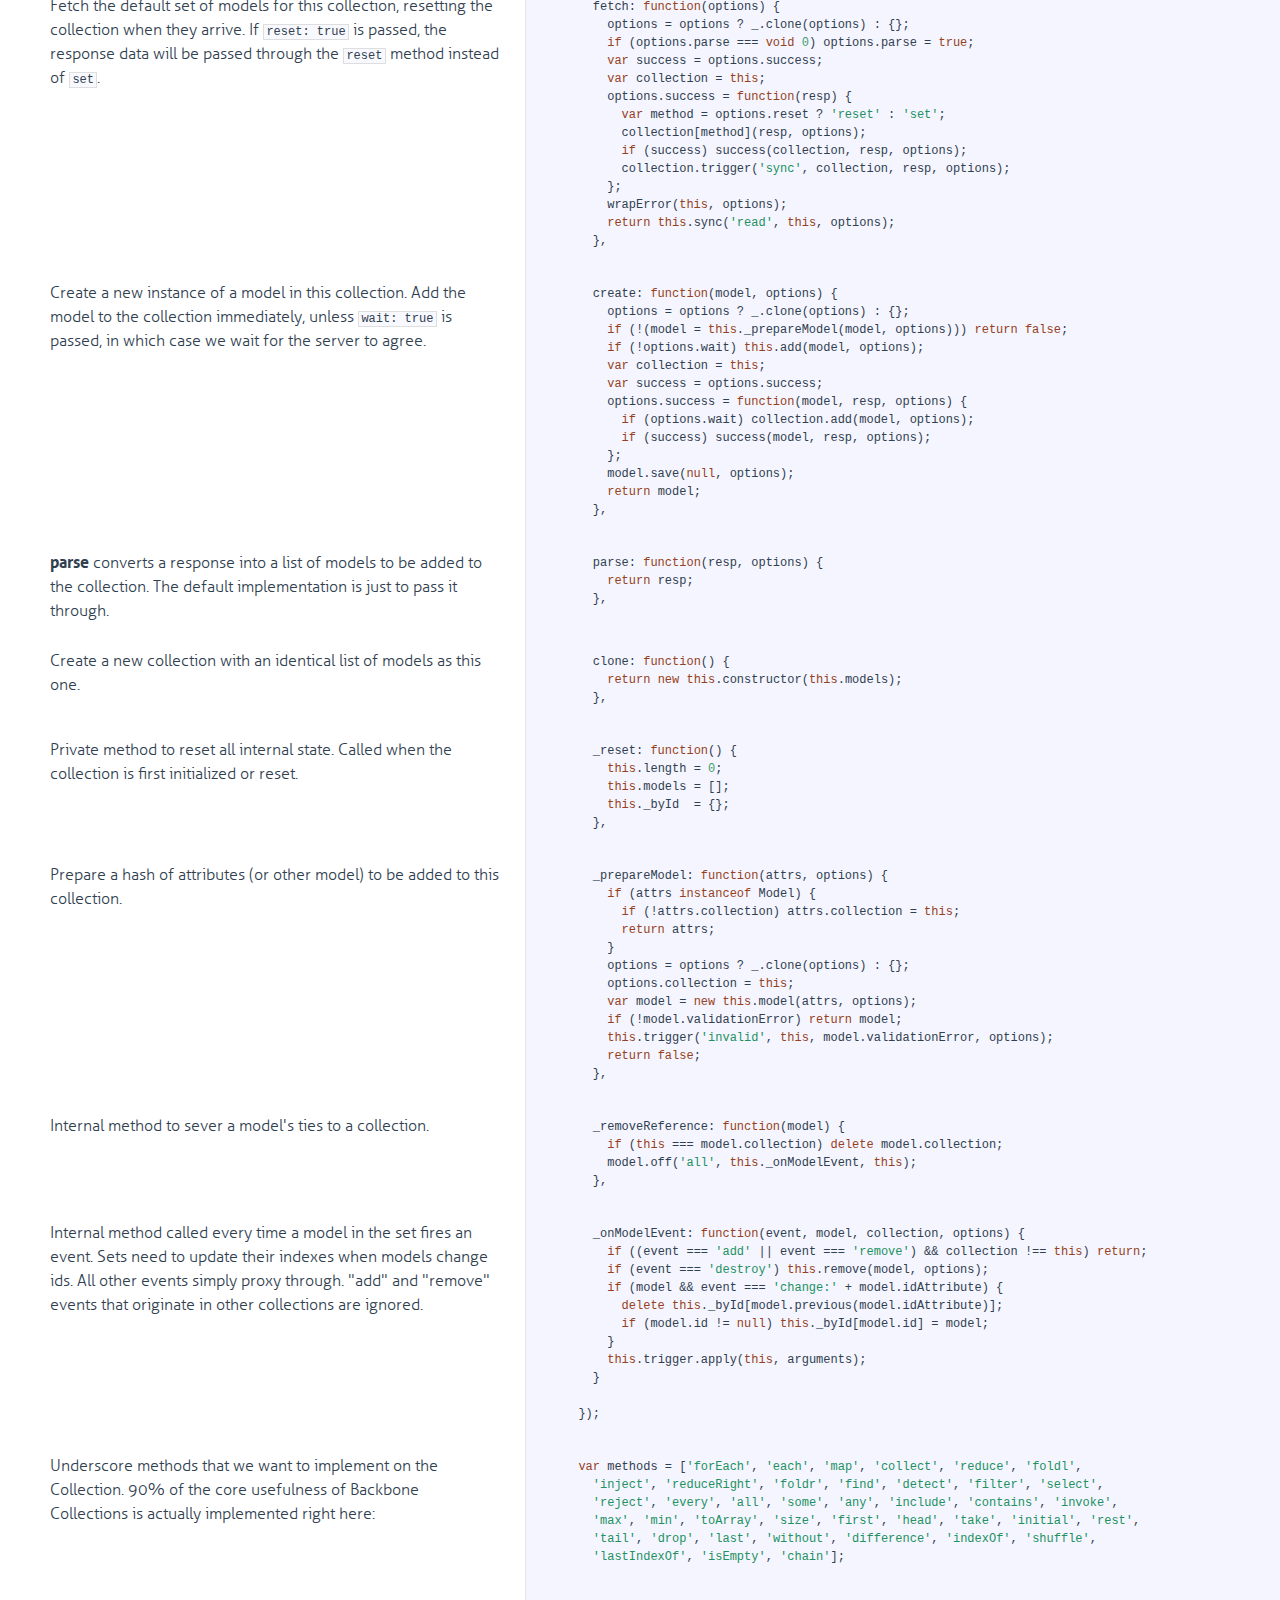
<file: docs/backbone.html>
<!DOCTYPE html>

<html>
<head>
  <title>backbone.js</title>
  <meta http-equiv="content-type" content="text/html; charset=UTF-8">
  <meta name="viewport" content="width=device-width, target-densitydpi=160dpi, initial-scale=1.0; maximum-scale=1.0; user-scalable=0;">
  <link rel="stylesheet" media="all" href="docco.css" />
</head>
<body>
  <div id="container">
    <div id="background"></div>
    
    <ul class="sections">
        
          <li id="title">
              <div class="annotation">
                  <h1>backbone.js</h1>
              </div>
          </li>
        
        
        
        <li id="section-1">
            <div class="annotation">
              
              <div class="pilwrap ">
                <a class="pilcrow" href="#section-1">&#182;</a>
              </div>
              <pre><code>Backbone.js 1.1.0

(c) 2010-2011 Jeremy Ashkenas, DocumentCloud Inc.
(c) 2011-2013 Jeremy Ashkenas, DocumentCloud and Investigative Reporters &amp; Editors
Backbone may be freely distributed under the MIT license.
For all details and documentation:
http://backbonejs.org</code></pre>

            </div>
            
            <div class="content"><div class='highlight'><pre>(<span class="keyword">function</span>(){</pre></div></div>
            
        </li>
        
        
        <li id="section-2">
            <div class="annotation">
              
              <div class="pilwrap for-h2">
                <a class="pilcrow" href="#section-2">&#182;</a>
              </div>
              <h2>Initial Setup</h2>

            </div>
            
        </li>
        
        
        <li id="section-3">
            <div class="annotation">
              
              <div class="pilwrap ">
                <a class="pilcrow" href="#section-3">&#182;</a>
              </div>
              <p>Save a reference to the global object (<code>window</code> in the browser, <code>exports</code>
on the server).</p>

            </div>
            
            <div class="content"><div class='highlight'><pre>  <span class="keyword">var</span> root = <span class="keyword">this</span>;</pre></div></div>
            
        </li>
        
        
        <li id="section-4">
            <div class="annotation">
              
              <div class="pilwrap ">
                <a class="pilcrow" href="#section-4">&#182;</a>
              </div>
              <p>Save the previous value of the <code>Backbone</code> variable, so that it can be
restored later on, if <code>noConflict</code> is used.</p>

            </div>
            
            <div class="content"><div class='highlight'><pre>  <span class="keyword">var</span> previousBackbone = root.Backbone;</pre></div></div>
            
        </li>
        
        
        <li id="section-5">
            <div class="annotation">
              
              <div class="pilwrap ">
                <a class="pilcrow" href="#section-5">&#182;</a>
              </div>
              <p>Create local references to array methods we&#39;ll want to use later.</p>

            </div>
            
            <div class="content"><div class='highlight'><pre>  <span class="keyword">var</span> array = [];
  <span class="keyword">var</span> push = array.push;
  <span class="keyword">var</span> slice = array.slice;
  <span class="keyword">var</span> splice = array.splice;</pre></div></div>
            
        </li>
        
        
        <li id="section-6">
            <div class="annotation">
              
              <div class="pilwrap ">
                <a class="pilcrow" href="#section-6">&#182;</a>
              </div>
              <p>The top-level namespace. All public Backbone classes and modules will
be attached to this. Exported for both the browser and the server.</p>

            </div>
            
            <div class="content"><div class='highlight'><pre>  <span class="keyword">var</span> Backbone;
  <span class="keyword">if</span> (<span class="keyword">typeof</span> exports !== <span class="string">'undefined'</span>) {
    Backbone = exports;
  } <span class="keyword">else</span> {
    Backbone = root.Backbone = {};
  }</pre></div></div>
            
        </li>
        
        
        <li id="section-7">
            <div class="annotation">
              
              <div class="pilwrap ">
                <a class="pilcrow" href="#section-7">&#182;</a>
              </div>
              <p>Current version of the library. Keep in sync with <code>package.json</code>.</p>

            </div>
            
            <div class="content"><div class='highlight'><pre>  Backbone.VERSION = <span class="string">'1.1.0'</span>;</pre></div></div>
            
        </li>
        
        
        <li id="section-8">
            <div class="annotation">
              
              <div class="pilwrap ">
                <a class="pilcrow" href="#section-8">&#182;</a>
              </div>
              <p>Require Underscore, if we&#39;re on the server, and it&#39;s not already present.</p>

            </div>
            
            <div class="content"><div class='highlight'><pre>  <span class="keyword">var</span> _ = root._;
  <span class="keyword">if</span> (!_ &amp;&amp; (<span class="keyword">typeof</span> require !== <span class="string">'undefined'</span>)) _ = require(<span class="string">'underscore'</span>);</pre></div></div>
            
        </li>
        
        
        <li id="section-9">
            <div class="annotation">
              
              <div class="pilwrap ">
                <a class="pilcrow" href="#section-9">&#182;</a>
              </div>
              <p>For Backbone&#39;s purposes, jQuery, Zepto, Ender, or My Library (kidding) owns
the <code>$</code> variable.</p>

            </div>
            
            <div class="content"><div class='highlight'><pre>  Backbone.$ = root.jQuery || root.Zepto || root.ender || root.$;</pre></div></div>
            
        </li>
        
        
        <li id="section-10">
            <div class="annotation">
              
              <div class="pilwrap ">
                <a class="pilcrow" href="#section-10">&#182;</a>
              </div>
              <p>Runs Backbone.js in <em>noConflict</em> mode, returning the <code>Backbone</code> variable
to its previous owner. Returns a reference to this Backbone object.</p>

            </div>
            
            <div class="content"><div class='highlight'><pre>  Backbone.noConflict = <span class="keyword">function</span>() {
    root.Backbone = previousBackbone;
    <span class="keyword">return</span> <span class="keyword">this</span>;
  };</pre></div></div>
            
        </li>
        
        
        <li id="section-11">
            <div class="annotation">
              
              <div class="pilwrap ">
                <a class="pilcrow" href="#section-11">&#182;</a>
              </div>
              <p>Turn on <code>emulateHTTP</code> to support legacy HTTP servers. Setting this option
will fake <code>&quot;PATCH&quot;</code>, <code>&quot;PUT&quot;</code> and <code>&quot;DELETE&quot;</code> requests via the <code>_method</code> parameter and
set a <code>X-Http-Method-Override</code> header.</p>

            </div>
            
            <div class="content"><div class='highlight'><pre>  Backbone.emulateHTTP = <span class="literal">false</span>;</pre></div></div>
            
        </li>
        
        
        <li id="section-12">
            <div class="annotation">
              
              <div class="pilwrap ">
                <a class="pilcrow" href="#section-12">&#182;</a>
              </div>
              <p>Turn on <code>emulateJSON</code> to support legacy servers that can&#39;t deal with direct
<code>application/json</code> requests ... will encode the body as
<code>application/x-www-form-urlencoded</code> instead and will send the model in a
form param named <code>model</code>.</p>

            </div>
            
            <div class="content"><div class='highlight'><pre>  Backbone.emulateJSON = <span class="literal">false</span>;</pre></div></div>
            
        </li>
        
        
        <li id="section-13">
            <div class="annotation">
              
              <div class="pilwrap for-h2">
                <a class="pilcrow" href="#section-13">&#182;</a>
              </div>
              <h2>Backbone.Events</h2>

            </div>
            
        </li>
        
        
        <li id="section-14">
            <div class="annotation">
              
              <div class="pilwrap ">
                <a class="pilcrow" href="#section-14">&#182;</a>
              </div>
              <p>A module that can be mixed in to <em>any object</em> in order to provide it with
custom events. You may bind with <code>on</code> or remove with <code>off</code> callback
functions to an event; <code>trigger</code>-ing an event fires all callbacks in
succession.</p>
<pre><code>var object = {};
_.extend(object, Backbone.Events);
object.on(&#39;expand&#39;, function(){ alert(&#39;expanded&#39;); });
object.trigger(&#39;expand&#39;);</code></pre>

            </div>
            
            <div class="content"><div class='highlight'><pre>  <span class="keyword">var</span> Events = Backbone.Events = {</pre></div></div>
            
        </li>
        
        
        <li id="section-15">
            <div class="annotation">
              
              <div class="pilwrap ">
                <a class="pilcrow" href="#section-15">&#182;</a>
              </div>
              <p>Bind an event to a <code>callback</code> function. Passing <code>&quot;all&quot;</code> will bind
the callback to all events fired.</p>

            </div>
            
            <div class="content"><div class='highlight'><pre>    on: <span class="keyword">function</span>(name, callback, context) {
      <span class="keyword">if</span> (!eventsApi(<span class="keyword">this</span>, <span class="string">'on'</span>, name, [callback, context]) || !callback) <span class="keyword">return</span> <span class="keyword">this</span>;
      <span class="keyword">this</span>._events || (<span class="keyword">this</span>._events = {});
      <span class="keyword">var</span> events = <span class="keyword">this</span>._events[name] || (<span class="keyword">this</span>._events[name] = []);
      events.push({callback: callback, context: context, ctx: context || <span class="keyword">this</span>});
      <span class="keyword">return</span> <span class="keyword">this</span>;
    },</pre></div></div>
            
        </li>
        
        
        <li id="section-16">
            <div class="annotation">
              
              <div class="pilwrap ">
                <a class="pilcrow" href="#section-16">&#182;</a>
              </div>
              <p>Bind an event to only be triggered a single time. After the first time
the callback is invoked, it will be removed.</p>

            </div>
            
            <div class="content"><div class='highlight'><pre>    once: <span class="keyword">function</span>(name, callback, context) {
      <span class="keyword">if</span> (!eventsApi(<span class="keyword">this</span>, <span class="string">'once'</span>, name, [callback, context]) || !callback) <span class="keyword">return</span> <span class="keyword">this</span>;
      <span class="keyword">var</span> self = <span class="keyword">this</span>;
      <span class="keyword">var</span> once = _.once(<span class="keyword">function</span>() {
        self.off(name, once);
        callback.apply(<span class="keyword">this</span>, arguments);
      });
      once._callback = callback;
      <span class="keyword">return</span> <span class="keyword">this</span>.on(name, once, context);
    },</pre></div></div>
            
        </li>
        
        
        <li id="section-17">
            <div class="annotation">
              
              <div class="pilwrap ">
                <a class="pilcrow" href="#section-17">&#182;</a>
              </div>
              <p>Remove one or many callbacks. If <code>context</code> is null, removes all
callbacks with that function. If <code>callback</code> is null, removes all
callbacks for the event. If <code>name</code> is null, removes all bound
callbacks for all events.</p>

            </div>
            
            <div class="content"><div class='highlight'><pre>    off: <span class="keyword">function</span>(name, callback, context) {
      <span class="keyword">var</span> retain, ev, events, names, i, l, j, k;
      <span class="keyword">if</span> (!<span class="keyword">this</span>._events || !eventsApi(<span class="keyword">this</span>, <span class="string">'off'</span>, name, [callback, context])) <span class="keyword">return</span> <span class="keyword">this</span>;
      <span class="keyword">if</span> (!name &amp;&amp; !callback &amp;&amp; !context) {
        <span class="keyword">this</span>._events = {};
        <span class="keyword">return</span> <span class="keyword">this</span>;
      }
      names = name ? [name] : _.keys(<span class="keyword">this</span>._events);
      <span class="keyword">for</span> (i = <span class="number">0</span>, l = names.length; i &lt; l; i++) {
        name = names[i];
        <span class="keyword">if</span> (events = <span class="keyword">this</span>._events[name]) {
          <span class="keyword">this</span>._events[name] = retain = [];
          <span class="keyword">if</span> (callback || context) {
            <span class="keyword">for</span> (j = <span class="number">0</span>, k = events.length; j &lt; k; j++) {
              ev = events[j];
              <span class="keyword">if</span> ((callback &amp;&amp; callback !== ev.callback &amp;&amp; callback !== ev.callback._callback) ||
                  (context &amp;&amp; context !== ev.context)) {
                retain.push(ev);
              }
            }
          }
          <span class="keyword">if</span> (!retain.length) <span class="keyword">delete</span> <span class="keyword">this</span>._events[name];
        }
      }

      <span class="keyword">return</span> <span class="keyword">this</span>;
    },</pre></div></div>
            
        </li>
        
        
        <li id="section-18">
            <div class="annotation">
              
              <div class="pilwrap ">
                <a class="pilcrow" href="#section-18">&#182;</a>
              </div>
              <p>Trigger one or many events, firing all bound callbacks. Callbacks are
passed the same arguments as <code>trigger</code> is, apart from the event name
(unless you&#39;re listening on <code>&quot;all&quot;</code>, which will cause your callback to
receive the true name of the event as the first argument).</p>

            </div>
            
            <div class="content"><div class='highlight'><pre>    trigger: <span class="keyword">function</span>(name) {
      <span class="keyword">if</span> (!<span class="keyword">this</span>._events) <span class="keyword">return</span> <span class="keyword">this</span>;
      <span class="keyword">var</span> args = slice.call(arguments, <span class="number">1</span>);
      <span class="keyword">if</span> (!eventsApi(<span class="keyword">this</span>, <span class="string">'trigger'</span>, name, args)) <span class="keyword">return</span> <span class="keyword">this</span>;
      <span class="keyword">var</span> events = <span class="keyword">this</span>._events[name];
      <span class="keyword">var</span> allEvents = <span class="keyword">this</span>._events.all;
      <span class="keyword">if</span> (events) triggerEvents(events, args);
      <span class="keyword">if</span> (allEvents) triggerEvents(allEvents, arguments);
      <span class="keyword">return</span> <span class="keyword">this</span>;
    },</pre></div></div>
            
        </li>
        
        
        <li id="section-19">
            <div class="annotation">
              
              <div class="pilwrap ">
                <a class="pilcrow" href="#section-19">&#182;</a>
              </div>
              <p>Tell this object to stop listening to either specific events ... or
to every object it&#39;s currently listening to.</p>

            </div>
            
            <div class="content"><div class='highlight'><pre>    stopListening: <span class="keyword">function</span>(obj, name, callback) {
      <span class="keyword">var</span> listeningTo = <span class="keyword">this</span>._listeningTo;
      <span class="keyword">if</span> (!listeningTo) <span class="keyword">return</span> <span class="keyword">this</span>;
      <span class="keyword">var</span> remove = !name &amp;&amp; !callback;
      <span class="keyword">if</span> (!callback &amp;&amp; <span class="keyword">typeof</span> name === <span class="string">'object'</span>) callback = <span class="keyword">this</span>;
      <span class="keyword">if</span> (obj) (listeningTo = {})[obj._listenId] = obj;
      <span class="keyword">for</span> (<span class="keyword">var</span> id <span class="keyword">in</span> listeningTo) {
        obj = listeningTo[id];
        obj.off(name, callback, <span class="keyword">this</span>);
        <span class="keyword">if</span> (remove || _.isEmpty(obj._events)) <span class="keyword">delete</span> <span class="keyword">this</span>._listeningTo[id];
      }
      <span class="keyword">return</span> <span class="keyword">this</span>;
    }

  };</pre></div></div>
            
        </li>
        
        
        <li id="section-20">
            <div class="annotation">
              
              <div class="pilwrap ">
                <a class="pilcrow" href="#section-20">&#182;</a>
              </div>
              <p>Regular expression used to split event strings.</p>

            </div>
            
            <div class="content"><div class='highlight'><pre>  <span class="keyword">var</span> eventSplitter = <span class="regexp">/\s+/</span>;</pre></div></div>
            
        </li>
        
        
        <li id="section-21">
            <div class="annotation">
              
              <div class="pilwrap ">
                <a class="pilcrow" href="#section-21">&#182;</a>
              </div>
              <p>Implement fancy features of the Events API such as multiple event
names <code>&quot;change blur&quot;</code> and jQuery-style event maps <code>{change: action}</code>
in terms of the existing API.</p>

            </div>
            
            <div class="content"><div class='highlight'><pre>  <span class="keyword">var</span> eventsApi = <span class="keyword">function</span>(obj, action, name, rest) {
    <span class="keyword">if</span> (!name) <span class="keyword">return</span> <span class="literal">true</span>;</pre></div></div>
            
        </li>
        
        
        <li id="section-22">
            <div class="annotation">
              
              <div class="pilwrap ">
                <a class="pilcrow" href="#section-22">&#182;</a>
              </div>
              <p>Handle event maps.</p>

            </div>
            
            <div class="content"><div class='highlight'><pre>    <span class="keyword">if</span> (<span class="keyword">typeof</span> name === <span class="string">'object'</span>) {
      <span class="keyword">for</span> (<span class="keyword">var</span> key <span class="keyword">in</span> name) {
        obj[action].apply(obj, [key, name[key]].concat(rest));
      }
      <span class="keyword">return</span> <span class="literal">false</span>;
    }</pre></div></div>
            
        </li>
        
        
        <li id="section-23">
            <div class="annotation">
              
              <div class="pilwrap ">
                <a class="pilcrow" href="#section-23">&#182;</a>
              </div>
              <p>Handle space separated event names.</p>

            </div>
            
            <div class="content"><div class='highlight'><pre>    <span class="keyword">if</span> (eventSplitter.test(name)) {
      <span class="keyword">var</span> names = name.split(eventSplitter);
      <span class="keyword">for</span> (<span class="keyword">var</span> i = <span class="number">0</span>, l = names.length; i &lt; l; i++) {
        obj[action].apply(obj, [names[i]].concat(rest));
      }
      <span class="keyword">return</span> <span class="literal">false</span>;
    }

    <span class="keyword">return</span> <span class="literal">true</span>;
  };</pre></div></div>
            
        </li>
        
        
        <li id="section-24">
            <div class="annotation">
              
              <div class="pilwrap ">
                <a class="pilcrow" href="#section-24">&#182;</a>
              </div>
              <p>A difficult-to-believe, but optimized internal dispatch function for
triggering events. Tries to keep the usual cases speedy (most internal
Backbone events have 3 arguments).</p>

            </div>
            
            <div class="content"><div class='highlight'><pre>  <span class="keyword">var</span> triggerEvents = <span class="keyword">function</span>(events, args) {
    <span class="keyword">var</span> ev, i = -<span class="number">1</span>, l = events.length, a1 = args[<span class="number">0</span>], a2 = args[<span class="number">1</span>], a3 = args[<span class="number">2</span>];
    <span class="keyword">switch</span> (args.length) {
      <span class="keyword">case</span> <span class="number">0</span>: <span class="keyword">while</span> (++i &lt; l) (ev = events[i]).callback.call(ev.ctx); <span class="keyword">return</span>;
      <span class="keyword">case</span> <span class="number">1</span>: <span class="keyword">while</span> (++i &lt; l) (ev = events[i]).callback.call(ev.ctx, a1); <span class="keyword">return</span>;
      <span class="keyword">case</span> <span class="number">2</span>: <span class="keyword">while</span> (++i &lt; l) (ev = events[i]).callback.call(ev.ctx, a1, a2); <span class="keyword">return</span>;
      <span class="keyword">case</span> <span class="number">3</span>: <span class="keyword">while</span> (++i &lt; l) (ev = events[i]).callback.call(ev.ctx, a1, a2, a3); <span class="keyword">return</span>;
      <span class="keyword">default</span>: <span class="keyword">while</span> (++i &lt; l) (ev = events[i]).callback.apply(ev.ctx, args);
    }
  };

  <span class="keyword">var</span> listenMethods = {listenTo: <span class="string">'on'</span>, listenToOnce: <span class="string">'once'</span>};</pre></div></div>
            
        </li>
        
        
        <li id="section-25">
            <div class="annotation">
              
              <div class="pilwrap ">
                <a class="pilcrow" href="#section-25">&#182;</a>
              </div>
              <p>Inversion-of-control versions of <code>on</code> and <code>once</code>. Tell <em>this</em> object to
listen to an event in another object ... keeping track of what it&#39;s
listening to.</p>

            </div>
            
            <div class="content"><div class='highlight'><pre>  _.each(listenMethods, <span class="keyword">function</span>(implementation, method) {
    Events[method] = <span class="keyword">function</span>(obj, name, callback) {
      <span class="keyword">var</span> listeningTo = <span class="keyword">this</span>._listeningTo || (<span class="keyword">this</span>._listeningTo = {});
      <span class="keyword">var</span> id = obj._listenId || (obj._listenId = _.uniqueId(<span class="string">'l'</span>));
      listeningTo[id] = obj;
      <span class="keyword">if</span> (!callback &amp;&amp; <span class="keyword">typeof</span> name === <span class="string">'object'</span>) callback = <span class="keyword">this</span>;
      obj[implementation](name, callback, <span class="keyword">this</span>);
      <span class="keyword">return</span> <span class="keyword">this</span>;
    };
  });</pre></div></div>
            
        </li>
        
        
        <li id="section-26">
            <div class="annotation">
              
              <div class="pilwrap ">
                <a class="pilcrow" href="#section-26">&#182;</a>
              </div>
              <p>Aliases for backwards compatibility.</p>

            </div>
            
            <div class="content"><div class='highlight'><pre>  Events.bind   = Events.on;
  Events.unbind = Events.off;</pre></div></div>
            
        </li>
        
        
        <li id="section-27">
            <div class="annotation">
              
              <div class="pilwrap ">
                <a class="pilcrow" href="#section-27">&#182;</a>
              </div>
              <p>Allow the <code>Backbone</code> object to serve as a global event bus, for folks who
want global &quot;pubsub&quot; in a convenient place.</p>

            </div>
            
            <div class="content"><div class='highlight'><pre>  _.extend(Backbone, Events);</pre></div></div>
            
        </li>
        
        
        <li id="section-28">
            <div class="annotation">
              
              <div class="pilwrap for-h2">
                <a class="pilcrow" href="#section-28">&#182;</a>
              </div>
              <h2>Backbone.Model</h2>

            </div>
            
        </li>
        
        
        <li id="section-29">
            <div class="annotation">
              
              <div class="pilwrap ">
                <a class="pilcrow" href="#section-29">&#182;</a>
              </div>
              <p>Backbone <strong>Models</strong> are the basic data object in the framework --
frequently representing a row in a table in a database on your server.
A discrete chunk of data and a bunch of useful, related methods for
performing computations and transformations on that data.</p>
<p>Create a new model with the specified attributes. A client id (<code>cid</code>)
is automatically generated and assigned for you.</p>

            </div>
            
            <div class="content"><div class='highlight'><pre>  <span class="keyword">var</span> Model = Backbone.Model = <span class="keyword">function</span>(attributes, options) {
    <span class="keyword">var</span> attrs = attributes || {};
    options || (options = {});
    <span class="keyword">this</span>.cid = _.uniqueId(<span class="string">'c'</span>);
    <span class="keyword">this</span>.attributes = {};
    <span class="keyword">if</span> (options.collection) <span class="keyword">this</span>.collection = options.collection;
    <span class="keyword">if</span> (options.parse) attrs = <span class="keyword">this</span>.parse(attrs, options) || {};
    attrs = _.defaults({}, attrs, _.result(<span class="keyword">this</span>, <span class="string">'defaults'</span>));
    <span class="keyword">this</span>.set(attrs, options);
    <span class="keyword">this</span>.changed = {};
    <span class="keyword">this</span>.initialize.apply(<span class="keyword">this</span>, arguments);
  };</pre></div></div>
            
        </li>
        
        
        <li id="section-30">
            <div class="annotation">
              
              <div class="pilwrap ">
                <a class="pilcrow" href="#section-30">&#182;</a>
              </div>
              <p>Attach all inheritable methods to the Model prototype.</p>

            </div>
            
            <div class="content"><div class='highlight'><pre>  _.extend(Model.prototype, Events, {</pre></div></div>
            
        </li>
        
        
        <li id="section-31">
            <div class="annotation">
              
              <div class="pilwrap ">
                <a class="pilcrow" href="#section-31">&#182;</a>
              </div>
              <p>A hash of attributes whose current and previous value differ.</p>

            </div>
            
            <div class="content"><div class='highlight'><pre>    changed: <span class="literal">null</span>,</pre></div></div>
            
        </li>
        
        
        <li id="section-32">
            <div class="annotation">
              
              <div class="pilwrap ">
                <a class="pilcrow" href="#section-32">&#182;</a>
              </div>
              <p>The value returned during the last failed validation.</p>

            </div>
            
            <div class="content"><div class='highlight'><pre>    validationError: <span class="literal">null</span>,</pre></div></div>
            
        </li>
        
        
        <li id="section-33">
            <div class="annotation">
              
              <div class="pilwrap ">
                <a class="pilcrow" href="#section-33">&#182;</a>
              </div>
              <p>The default name for the JSON <code>id</code> attribute is <code>&quot;id&quot;</code>. MongoDB and
CouchDB users may want to set this to <code>&quot;_id&quot;</code>.</p>

            </div>
            
            <div class="content"><div class='highlight'><pre>    idAttribute: <span class="string">'id'</span>,</pre></div></div>
            
        </li>
        
        
        <li id="section-34">
            <div class="annotation">
              
              <div class="pilwrap ">
                <a class="pilcrow" href="#section-34">&#182;</a>
              </div>
              <p>Initialize is an empty function by default. Override it with your own
initialization logic.</p>

            </div>
            
            <div class="content"><div class='highlight'><pre>    initialize: <span class="keyword">function</span>(){},</pre></div></div>
            
        </li>
        
        
        <li id="section-35">
            <div class="annotation">
              
              <div class="pilwrap ">
                <a class="pilcrow" href="#section-35">&#182;</a>
              </div>
              <p>Return a copy of the model&#39;s <code>attributes</code> object.</p>

            </div>
            
            <div class="content"><div class='highlight'><pre>    toJSON: <span class="keyword">function</span>(options) {
      <span class="keyword">return</span> _.clone(<span class="keyword">this</span>.attributes);
    },</pre></div></div>
            
        </li>
        
        
        <li id="section-36">
            <div class="annotation">
              
              <div class="pilwrap ">
                <a class="pilcrow" href="#section-36">&#182;</a>
              </div>
              <p>Proxy <code>Backbone.sync</code> by default -- but override this if you need
custom syncing semantics for <em>this</em> particular model.</p>

            </div>
            
            <div class="content"><div class='highlight'><pre>    sync: <span class="keyword">function</span>() {
      <span class="keyword">return</span> Backbone.sync.apply(<span class="keyword">this</span>, arguments);
    },</pre></div></div>
            
        </li>
        
        
        <li id="section-37">
            <div class="annotation">
              
              <div class="pilwrap ">
                <a class="pilcrow" href="#section-37">&#182;</a>
              </div>
              <p>Get the value of an attribute.</p>

            </div>
            
            <div class="content"><div class='highlight'><pre>    get: <span class="keyword">function</span>(attr) {
      <span class="keyword">return</span> <span class="keyword">this</span>.attributes[attr];
    },</pre></div></div>
            
        </li>
        
        
        <li id="section-38">
            <div class="annotation">
              
              <div class="pilwrap ">
                <a class="pilcrow" href="#section-38">&#182;</a>
              </div>
              <p>Get the HTML-escaped value of an attribute.</p>

            </div>
            
            <div class="content"><div class='highlight'><pre>    escape: <span class="keyword">function</span>(attr) {
      <span class="keyword">return</span> _.escape(<span class="keyword">this</span>.get(attr));
    },</pre></div></div>
            
        </li>
        
        
        <li id="section-39">
            <div class="annotation">
              
              <div class="pilwrap ">
                <a class="pilcrow" href="#section-39">&#182;</a>
              </div>
              <p>Returns <code>true</code> if the attribute contains a value that is not null
or undefined.</p>

            </div>
            
            <div class="content"><div class='highlight'><pre>    has: <span class="keyword">function</span>(attr) {
      <span class="keyword">return</span> <span class="keyword">this</span>.get(attr) != <span class="literal">null</span>;
    },</pre></div></div>
            
        </li>
        
        
        <li id="section-40">
            <div class="annotation">
              
              <div class="pilwrap ">
                <a class="pilcrow" href="#section-40">&#182;</a>
              </div>
              <p>Set a hash of model attributes on the object, firing <code>&quot;change&quot;</code>. This is
the core primitive operation of a model, updating the data and notifying
anyone who needs to know about the change in state. The heart of the beast.</p>

            </div>
            
            <div class="content"><div class='highlight'><pre>    set: <span class="keyword">function</span>(key, val, options) {
      <span class="keyword">var</span> attr, attrs, unset, changes, silent, changing, prev, current;
      <span class="keyword">if</span> (key == <span class="literal">null</span>) <span class="keyword">return</span> <span class="keyword">this</span>;</pre></div></div>
            
        </li>
        
        
        <li id="section-41">
            <div class="annotation">
              
              <div class="pilwrap ">
                <a class="pilcrow" href="#section-41">&#182;</a>
              </div>
              <p>Handle both <code>&quot;key&quot;, value</code> and <code>{key: value}</code> -style arguments.</p>

            </div>
            
            <div class="content"><div class='highlight'><pre>      <span class="keyword">if</span> (<span class="keyword">typeof</span> key === <span class="string">'object'</span>) {
        attrs = key;
        options = val;
      } <span class="keyword">else</span> {
        (attrs = {})[key] = val;
      }

      options || (options = {});</pre></div></div>
            
        </li>
        
        
        <li id="section-42">
            <div class="annotation">
              
              <div class="pilwrap ">
                <a class="pilcrow" href="#section-42">&#182;</a>
              </div>
              <p>Run validation.</p>

            </div>
            
            <div class="content"><div class='highlight'><pre>      <span class="keyword">if</span> (!<span class="keyword">this</span>._validate(attrs, options)) <span class="keyword">return</span> <span class="literal">false</span>;</pre></div></div>
            
        </li>
        
        
        <li id="section-43">
            <div class="annotation">
              
              <div class="pilwrap ">
                <a class="pilcrow" href="#section-43">&#182;</a>
              </div>
              <p>Extract attributes and options.</p>

            </div>
            
            <div class="content"><div class='highlight'><pre>      unset           = options.unset;
      silent          = options.silent;
      changes         = [];
      changing        = <span class="keyword">this</span>._changing;
      <span class="keyword">this</span>._changing  = <span class="literal">true</span>;

      <span class="keyword">if</span> (!changing) {
        <span class="keyword">this</span>._previousAttributes = _.clone(<span class="keyword">this</span>.attributes);
        <span class="keyword">this</span>.changed = {};
      }
      current = <span class="keyword">this</span>.attributes, prev = <span class="keyword">this</span>._previousAttributes;</pre></div></div>
            
        </li>
        
        
        <li id="section-44">
            <div class="annotation">
              
              <div class="pilwrap ">
                <a class="pilcrow" href="#section-44">&#182;</a>
              </div>
              <p>Check for changes of <code>id</code>.</p>

            </div>
            
            <div class="content"><div class='highlight'><pre>      <span class="keyword">if</span> (<span class="keyword">this</span>.idAttribute <span class="keyword">in</span> attrs) <span class="keyword">this</span>.id = attrs[<span class="keyword">this</span>.idAttribute];</pre></div></div>
            
        </li>
        
        
        <li id="section-45">
            <div class="annotation">
              
              <div class="pilwrap ">
                <a class="pilcrow" href="#section-45">&#182;</a>
              </div>
              <p>For each <code>set</code> attribute, update or delete the current value.</p>

            </div>
            
            <div class="content"><div class='highlight'><pre>      <span class="keyword">for</span> (attr <span class="keyword">in</span> attrs) {
        val = attrs[attr];
        <span class="keyword">if</span> (!_.isEqual(current[attr], val)) changes.push(attr);
        <span class="keyword">if</span> (!_.isEqual(prev[attr], val)) {
          <span class="keyword">this</span>.changed[attr] = val;
        } <span class="keyword">else</span> {
          <span class="keyword">delete</span> <span class="keyword">this</span>.changed[attr];
        }
        unset ? <span class="keyword">delete</span> current[attr] : current[attr] = val;
      }</pre></div></div>
            
        </li>
        
        
        <li id="section-46">
            <div class="annotation">
              
              <div class="pilwrap ">
                <a class="pilcrow" href="#section-46">&#182;</a>
              </div>
              <p>Trigger all relevant attribute changes.</p>

            </div>
            
            <div class="content"><div class='highlight'><pre>      <span class="keyword">if</span> (!silent) {
        <span class="keyword">if</span> (changes.length) <span class="keyword">this</span>._pending = <span class="literal">true</span>;
        <span class="keyword">for</span> (<span class="keyword">var</span> i = <span class="number">0</span>, l = changes.length; i &lt; l; i++) {
          <span class="keyword">this</span>.trigger(<span class="string">'change:'</span> + changes[i], <span class="keyword">this</span>, current[changes[i]], options);
        }
      }</pre></div></div>
            
        </li>
        
        
        <li id="section-47">
            <div class="annotation">
              
              <div class="pilwrap ">
                <a class="pilcrow" href="#section-47">&#182;</a>
              </div>
              <p>You might be wondering why there&#39;s a <code>while</code> loop here. Changes can
be recursively nested within <code>&quot;change&quot;</code> events.</p>

            </div>
            
            <div class="content"><div class='highlight'><pre>      <span class="keyword">if</span> (changing) <span class="keyword">return</span> <span class="keyword">this</span>;
      <span class="keyword">if</span> (!silent) {
        <span class="keyword">while</span> (<span class="keyword">this</span>._pending) {
          <span class="keyword">this</span>._pending = <span class="literal">false</span>;
          <span class="keyword">this</span>.trigger(<span class="string">'change'</span>, <span class="keyword">this</span>, options);
        }
      }
      <span class="keyword">this</span>._pending = <span class="literal">false</span>;
      <span class="keyword">this</span>._changing = <span class="literal">false</span>;
      <span class="keyword">return</span> <span class="keyword">this</span>;
    },</pre></div></div>
            
        </li>
        
        
        <li id="section-48">
            <div class="annotation">
              
              <div class="pilwrap ">
                <a class="pilcrow" href="#section-48">&#182;</a>
              </div>
              <p>Remove an attribute from the model, firing <code>&quot;change&quot;</code>. <code>unset</code> is a noop
if the attribute doesn&#39;t exist.</p>

            </div>
            
            <div class="content"><div class='highlight'><pre>    unset: <span class="keyword">function</span>(attr, options) {
      <span class="keyword">return</span> <span class="keyword">this</span>.set(attr, <span class="keyword">void</span> <span class="number">0</span>, _.extend({}, options, {unset: <span class="literal">true</span>}));
    },</pre></div></div>
            
        </li>
        
        
        <li id="section-49">
            <div class="annotation">
              
              <div class="pilwrap ">
                <a class="pilcrow" href="#section-49">&#182;</a>
              </div>
              <p>Clear all attributes on the model, firing <code>&quot;change&quot;</code>.</p>

            </div>
            
            <div class="content"><div class='highlight'><pre>    clear: <span class="keyword">function</span>(options) {
      <span class="keyword">var</span> attrs = {};
      <span class="keyword">for</span> (<span class="keyword">var</span> key <span class="keyword">in</span> <span class="keyword">this</span>.attributes) attrs[key] = <span class="keyword">void</span> <span class="number">0</span>;
      <span class="keyword">return</span> <span class="keyword">this</span>.set(attrs, _.extend({}, options, {unset: <span class="literal">true</span>}));
    },</pre></div></div>
            
        </li>
        
        
        <li id="section-50">
            <div class="annotation">
              
              <div class="pilwrap ">
                <a class="pilcrow" href="#section-50">&#182;</a>
              </div>
              <p>Determine if the model has changed since the last <code>&quot;change&quot;</code> event.
If you specify an attribute name, determine if that attribute has changed.</p>

            </div>
            
            <div class="content"><div class='highlight'><pre>    hasChanged: <span class="keyword">function</span>(attr) {
      <span class="keyword">if</span> (attr == <span class="literal">null</span>) <span class="keyword">return</span> !_.isEmpty(<span class="keyword">this</span>.changed);
      <span class="keyword">return</span> _.has(<span class="keyword">this</span>.changed, attr);
    },</pre></div></div>
            
        </li>
        
        
        <li id="section-51">
            <div class="annotation">
              
              <div class="pilwrap ">
                <a class="pilcrow" href="#section-51">&#182;</a>
              </div>
              <p>Return an object containing all the attributes that have changed, or
false if there are no changed attributes. Useful for determining what
parts of a view need to be updated and/or what attributes need to be
persisted to the server. Unset attributes will be set to undefined.
You can also pass an attributes object to diff against the model,
determining if there <em>would be</em> a change.</p>

            </div>
            
            <div class="content"><div class='highlight'><pre>    changedAttributes: <span class="keyword">function</span>(diff) {
      <span class="keyword">if</span> (!diff) <span class="keyword">return</span> <span class="keyword">this</span>.hasChanged() ? _.clone(<span class="keyword">this</span>.changed) : <span class="literal">false</span>;
      <span class="keyword">var</span> val, changed = <span class="literal">false</span>;
      <span class="keyword">var</span> old = <span class="keyword">this</span>._changing ? <span class="keyword">this</span>._previousAttributes : <span class="keyword">this</span>.attributes;
      <span class="keyword">for</span> (<span class="keyword">var</span> attr <span class="keyword">in</span> diff) {
        <span class="keyword">if</span> (_.isEqual(old[attr], (val = diff[attr]))) <span class="keyword">continue</span>;
        (changed || (changed = {}))[attr] = val;
      }
      <span class="keyword">return</span> changed;
    },</pre></div></div>
            
        </li>
        
        
        <li id="section-52">
            <div class="annotation">
              
              <div class="pilwrap ">
                <a class="pilcrow" href="#section-52">&#182;</a>
              </div>
              <p>Get the previous value of an attribute, recorded at the time the last
<code>&quot;change&quot;</code> event was fired.</p>

            </div>
            
            <div class="content"><div class='highlight'><pre>    previous: <span class="keyword">function</span>(attr) {
      <span class="keyword">if</span> (attr == <span class="literal">null</span> || !<span class="keyword">this</span>._previousAttributes) <span class="keyword">return</span> <span class="literal">null</span>;
      <span class="keyword">return</span> <span class="keyword">this</span>._previousAttributes[attr];
    },</pre></div></div>
            
        </li>
        
        
        <li id="section-53">
            <div class="annotation">
              
              <div class="pilwrap ">
                <a class="pilcrow" href="#section-53">&#182;</a>
              </div>
              <p>Get all of the attributes of the model at the time of the previous
<code>&quot;change&quot;</code> event.</p>

            </div>
            
            <div class="content"><div class='highlight'><pre>    previousAttributes: <span class="keyword">function</span>() {
      <span class="keyword">return</span> _.clone(<span class="keyword">this</span>._previousAttributes);
    },</pre></div></div>
            
        </li>
        
        
        <li id="section-54">
            <div class="annotation">
              
              <div class="pilwrap ">
                <a class="pilcrow" href="#section-54">&#182;</a>
              </div>
              <p>Fetch the model from the server. If the server&#39;s representation of the
model differs from its current attributes, they will be overridden,
triggering a <code>&quot;change&quot;</code> event.</p>

            </div>
            
            <div class="content"><div class='highlight'><pre>    fetch: <span class="keyword">function</span>(options) {
      options = options ? _.clone(options) : {};
      <span class="keyword">if</span> (options.parse === <span class="keyword">void</span> <span class="number">0</span>) options.parse = <span class="literal">true</span>;
      <span class="keyword">var</span> model = <span class="keyword">this</span>;
      <span class="keyword">var</span> success = options.success;
      options.success = <span class="keyword">function</span>(resp) {
        <span class="keyword">if</span> (!model.set(model.parse(resp, options), options)) <span class="keyword">return</span> <span class="literal">false</span>;
        <span class="keyword">if</span> (success) success(model, resp, options);
        model.trigger(<span class="string">'sync'</span>, model, resp, options);
      };
      wrapError(<span class="keyword">this</span>, options);
      <span class="keyword">return</span> <span class="keyword">this</span>.sync(<span class="string">'read'</span>, <span class="keyword">this</span>, options);
    },</pre></div></div>
            
        </li>
        
        
        <li id="section-55">
            <div class="annotation">
              
              <div class="pilwrap ">
                <a class="pilcrow" href="#section-55">&#182;</a>
              </div>
              <p>Set a hash of model attributes, and sync the model to the server.
If the server returns an attributes hash that differs, the model&#39;s
state will be <code>set</code> again.</p>

            </div>
            
            <div class="content"><div class='highlight'><pre>    save: <span class="keyword">function</span>(key, val, options) {
      <span class="keyword">var</span> attrs, method, xhr, attributes = <span class="keyword">this</span>.attributes;</pre></div></div>
            
        </li>
        
        
        <li id="section-56">
            <div class="annotation">
              
              <div class="pilwrap ">
                <a class="pilcrow" href="#section-56">&#182;</a>
              </div>
              <p>Handle both <code>&quot;key&quot;, value</code> and <code>{key: value}</code> -style arguments.</p>

            </div>
            
            <div class="content"><div class='highlight'><pre>      <span class="keyword">if</span> (key == <span class="literal">null</span> || <span class="keyword">typeof</span> key === <span class="string">'object'</span>) {
        attrs = key;
        options = val;
      } <span class="keyword">else</span> {
        (attrs = {})[key] = val;
      }

      options = _.extend({validate: <span class="literal">true</span>}, options);</pre></div></div>
            
        </li>
        
        
        <li id="section-57">
            <div class="annotation">
              
              <div class="pilwrap ">
                <a class="pilcrow" href="#section-57">&#182;</a>
              </div>
              <p>If we&#39;re not waiting and attributes exist, save acts as
<code>set(attr).save(null, opts)</code> with validation. Otherwise, check if
the model will be valid when the attributes, if any, are set.</p>

            </div>
            
            <div class="content"><div class='highlight'><pre>      <span class="keyword">if</span> (attrs &amp;&amp; !options.wait) {
        <span class="keyword">if</span> (!<span class="keyword">this</span>.set(attrs, options)) <span class="keyword">return</span> <span class="literal">false</span>;
      } <span class="keyword">else</span> {
        <span class="keyword">if</span> (!<span class="keyword">this</span>._validate(attrs, options)) <span class="keyword">return</span> <span class="literal">false</span>;
      }</pre></div></div>
            
        </li>
        
        
        <li id="section-58">
            <div class="annotation">
              
              <div class="pilwrap ">
                <a class="pilcrow" href="#section-58">&#182;</a>
              </div>
              <p>Set temporary attributes if <code>{wait: true}</code>.</p>

            </div>
            
            <div class="content"><div class='highlight'><pre>      <span class="keyword">if</span> (attrs &amp;&amp; options.wait) {
        <span class="keyword">this</span>.attributes = _.extend({}, attributes, attrs);
      }</pre></div></div>
            
        </li>
        
        
        <li id="section-59">
            <div class="annotation">
              
              <div class="pilwrap ">
                <a class="pilcrow" href="#section-59">&#182;</a>
              </div>
              <p>After a successful server-side save, the client is (optionally)
updated with the server-side state.</p>

            </div>
            
            <div class="content"><div class='highlight'><pre>      <span class="keyword">if</span> (options.parse === <span class="keyword">void</span> <span class="number">0</span>) options.parse = <span class="literal">true</span>;
      <span class="keyword">var</span> model = <span class="keyword">this</span>;
      <span class="keyword">var</span> success = options.success;
      options.success = <span class="keyword">function</span>(resp) {</pre></div></div>
            
        </li>
        
        
        <li id="section-60">
            <div class="annotation">
              
              <div class="pilwrap ">
                <a class="pilcrow" href="#section-60">&#182;</a>
              </div>
              <p>Ensure attributes are restored during synchronous saves.</p>

            </div>
            
            <div class="content"><div class='highlight'><pre>        model.attributes = attributes;
        <span class="keyword">var</span> serverAttrs = model.parse(resp, options);
        <span class="keyword">if</span> (options.wait) serverAttrs = _.extend(attrs || {}, serverAttrs);
        <span class="keyword">if</span> (_.isObject(serverAttrs) &amp;&amp; !model.set(serverAttrs, options)) {
          <span class="keyword">return</span> <span class="literal">false</span>;
        }
        <span class="keyword">if</span> (success) success(model, resp, options);
        model.trigger(<span class="string">'sync'</span>, model, resp, options);
      };
      wrapError(<span class="keyword">this</span>, options);

      method = <span class="keyword">this</span>.isNew() ? <span class="string">'create'</span> : (options.patch ? <span class="string">'patch'</span> : <span class="string">'update'</span>);
      <span class="keyword">if</span> (method === <span class="string">'patch'</span>) options.attrs = attrs;
      xhr = <span class="keyword">this</span>.sync(method, <span class="keyword">this</span>, options);</pre></div></div>
            
        </li>
        
        
        <li id="section-61">
            <div class="annotation">
              
              <div class="pilwrap ">
                <a class="pilcrow" href="#section-61">&#182;</a>
              </div>
              <p>Restore attributes.</p>

            </div>
            
            <div class="content"><div class='highlight'><pre>      <span class="keyword">if</span> (attrs &amp;&amp; options.wait) <span class="keyword">this</span>.attributes = attributes;

      <span class="keyword">return</span> xhr;
    },</pre></div></div>
            
        </li>
        
        
        <li id="section-62">
            <div class="annotation">
              
              <div class="pilwrap ">
                <a class="pilcrow" href="#section-62">&#182;</a>
              </div>
              <p>Destroy this model on the server if it was already persisted.
Optimistically removes the model from its collection, if it has one.
If <code>wait: true</code> is passed, waits for the server to respond before removal.</p>

            </div>
            
            <div class="content"><div class='highlight'><pre>    destroy: <span class="keyword">function</span>(options) {
      options = options ? _.clone(options) : {};
      <span class="keyword">var</span> model = <span class="keyword">this</span>;
      <span class="keyword">var</span> success = options.success;

      <span class="keyword">var</span> destroy = <span class="keyword">function</span>() {
        model.trigger(<span class="string">'destroy'</span>, model, model.collection, options);
      };

      options.success = <span class="keyword">function</span>(resp) {
        <span class="keyword">if</span> (options.wait || model.isNew()) destroy();
        <span class="keyword">if</span> (success) success(model, resp, options);
        <span class="keyword">if</span> (!model.isNew()) model.trigger(<span class="string">'sync'</span>, model, resp, options);
      };

      <span class="keyword">if</span> (<span class="keyword">this</span>.isNew()) {
        options.success();
        <span class="keyword">return</span> <span class="literal">false</span>;
      }
      wrapError(<span class="keyword">this</span>, options);

      <span class="keyword">var</span> xhr = <span class="keyword">this</span>.sync(<span class="string">'delete'</span>, <span class="keyword">this</span>, options);
      <span class="keyword">if</span> (!options.wait) destroy();
      <span class="keyword">return</span> xhr;
    },</pre></div></div>
            
        </li>
        
        
        <li id="section-63">
            <div class="annotation">
              
              <div class="pilwrap ">
                <a class="pilcrow" href="#section-63">&#182;</a>
              </div>
              <p>Default URL for the model&#39;s representation on the server -- if you&#39;re
using Backbone&#39;s restful methods, override this to change the endpoint
that will be called.</p>

            </div>
            
            <div class="content"><div class='highlight'><pre>    url: <span class="keyword">function</span>() {
      <span class="keyword">var</span> base = _.result(<span class="keyword">this</span>, <span class="string">'urlRoot'</span>) || _.result(<span class="keyword">this</span>.collection, <span class="string">'url'</span>) || urlError();
      <span class="keyword">if</span> (<span class="keyword">this</span>.isNew()) <span class="keyword">return</span> base;
      <span class="keyword">return</span> base + (base.charAt(base.length - <span class="number">1</span>) === <span class="string">'/'</span> ? <span class="string">''</span> : <span class="string">'/'</span>) + encodeURIComponent(<span class="keyword">this</span>.id);
    },</pre></div></div>
            
        </li>
        
        
        <li id="section-64">
            <div class="annotation">
              
              <div class="pilwrap ">
                <a class="pilcrow" href="#section-64">&#182;</a>
              </div>
              <p><strong>parse</strong> converts a response into the hash of attributes to be <code>set</code> on
the model. The default implementation is just to pass the response along.</p>

            </div>
            
            <div class="content"><div class='highlight'><pre>    parse: <span class="keyword">function</span>(resp, options) {
      <span class="keyword">return</span> resp;
    },</pre></div></div>
            
        </li>
        
        
        <li id="section-65">
            <div class="annotation">
              
              <div class="pilwrap ">
                <a class="pilcrow" href="#section-65">&#182;</a>
              </div>
              <p>Create a new model with identical attributes to this one.</p>

            </div>
            
            <div class="content"><div class='highlight'><pre>    clone: <span class="keyword">function</span>() {
      <span class="keyword">return</span> <span class="keyword">new</span> <span class="keyword">this</span>.constructor(<span class="keyword">this</span>.attributes);
    },</pre></div></div>
            
        </li>
        
        
        <li id="section-66">
            <div class="annotation">
              
              <div class="pilwrap ">
                <a class="pilcrow" href="#section-66">&#182;</a>
              </div>
              <p>A model is new if it has never been saved to the server, and lacks an id.</p>

            </div>
            
            <div class="content"><div class='highlight'><pre>    isNew: <span class="keyword">function</span>() {
      <span class="keyword">return</span> <span class="keyword">this</span>.id == <span class="literal">null</span>;
    },</pre></div></div>
            
        </li>
        
        
        <li id="section-67">
            <div class="annotation">
              
              <div class="pilwrap ">
                <a class="pilcrow" href="#section-67">&#182;</a>
              </div>
              <p>Check if the model is currently in a valid state.</p>

            </div>
            
            <div class="content"><div class='highlight'><pre>    isValid: <span class="keyword">function</span>(options) {
      <span class="keyword">return</span> <span class="keyword">this</span>._validate({}, _.extend(options || {}, { validate: <span class="literal">true</span> }));
    },</pre></div></div>
            
        </li>
        
        
        <li id="section-68">
            <div class="annotation">
              
              <div class="pilwrap ">
                <a class="pilcrow" href="#section-68">&#182;</a>
              </div>
              <p>Run validation against the next complete set of model attributes,
returning <code>true</code> if all is well. Otherwise, fire an <code>&quot;invalid&quot;</code> event.</p>

            </div>
            
            <div class="content"><div class='highlight'><pre>    _validate: <span class="keyword">function</span>(attrs, options) {
      <span class="keyword">if</span> (!options.validate || !<span class="keyword">this</span>.validate) <span class="keyword">return</span> <span class="literal">true</span>;
      attrs = _.extend({}, <span class="keyword">this</span>.attributes, attrs);
      <span class="keyword">var</span> error = <span class="keyword">this</span>.validationError = <span class="keyword">this</span>.validate(attrs, options) || <span class="literal">null</span>;
      <span class="keyword">if</span> (!error) <span class="keyword">return</span> <span class="literal">true</span>;
      <span class="keyword">this</span>.trigger(<span class="string">'invalid'</span>, <span class="keyword">this</span>, error, _.extend(options, {validationError: error}));
      <span class="keyword">return</span> <span class="literal">false</span>;
    }

  });</pre></div></div>
            
        </li>
        
        
        <li id="section-69">
            <div class="annotation">
              
              <div class="pilwrap ">
                <a class="pilcrow" href="#section-69">&#182;</a>
              </div>
              <p>Underscore methods that we want to implement on the Model.</p>

            </div>
            
            <div class="content"><div class='highlight'><pre>  <span class="keyword">var</span> modelMethods = [<span class="string">'keys'</span>, <span class="string">'values'</span>, <span class="string">'pairs'</span>, <span class="string">'invert'</span>, <span class="string">'pick'</span>, <span class="string">'omit'</span>];</pre></div></div>
            
        </li>
        
        
        <li id="section-70">
            <div class="annotation">
              
              <div class="pilwrap ">
                <a class="pilcrow" href="#section-70">&#182;</a>
              </div>
              <p>Mix in each Underscore method as a proxy to <code>Model#attributes</code>.</p>

            </div>
            
            <div class="content"><div class='highlight'><pre>  _.each(modelMethods, <span class="keyword">function</span>(method) {
    Model.prototype[method] = <span class="keyword">function</span>() {
      <span class="keyword">var</span> args = slice.call(arguments);
      args.unshift(<span class="keyword">this</span>.attributes);
      <span class="keyword">return</span> _[method].apply(_, args);
    };
  });</pre></div></div>
            
        </li>
        
        
        <li id="section-71">
            <div class="annotation">
              
              <div class="pilwrap for-h2">
                <a class="pilcrow" href="#section-71">&#182;</a>
              </div>
              <h2>Backbone.Collection</h2>

            </div>
            
        </li>
        
        
        <li id="section-72">
            <div class="annotation">
              
              <div class="pilwrap ">
                <a class="pilcrow" href="#section-72">&#182;</a>
              </div>
              <p>If models tend to represent a single row of data, a Backbone Collection is
more analagous to a table full of data ... or a small slice or page of that
table, or a collection of rows that belong together for a particular reason
-- all of the messages in this particular folder, all of the documents
belonging to this particular author, and so on. Collections maintain
indexes of their models, both in order, and for lookup by <code>id</code>.</p>
<p>Create a new <strong>Collection</strong>, perhaps to contain a specific type of <code>model</code>.
If a <code>comparator</code> is specified, the Collection will maintain
its models in sort order, as they&#39;re added and removed.</p>

            </div>
            
            <div class="content"><div class='highlight'><pre>  <span class="keyword">var</span> Collection = Backbone.Collection = <span class="keyword">function</span>(models, options) {
    options || (options = {});
    <span class="keyword">if</span> (options.model) <span class="keyword">this</span>.model = options.model;
    <span class="keyword">if</span> (options.comparator !== <span class="keyword">void</span> <span class="number">0</span>) <span class="keyword">this</span>.comparator = options.comparator;
    <span class="keyword">this</span>._reset();
    <span class="keyword">this</span>.initialize.apply(<span class="keyword">this</span>, arguments);
    <span class="keyword">if</span> (models) <span class="keyword">this</span>.reset(models, _.extend({silent: <span class="literal">true</span>}, options));
  };</pre></div></div>
            
        </li>
        
        
        <li id="section-73">
            <div class="annotation">
              
              <div class="pilwrap ">
                <a class="pilcrow" href="#section-73">&#182;</a>
              </div>
              <p>Default options for <code>Collection#set</code>.</p>

            </div>
            
            <div class="content"><div class='highlight'><pre>  <span class="keyword">var</span> setOptions = {add: <span class="literal">true</span>, remove: <span class="literal">true</span>, merge: <span class="literal">true</span>};
  <span class="keyword">var</span> addOptions = {add: <span class="literal">true</span>, remove: <span class="literal">false</span>};</pre></div></div>
            
        </li>
        
        
        <li id="section-74">
            <div class="annotation">
              
              <div class="pilwrap ">
                <a class="pilcrow" href="#section-74">&#182;</a>
              </div>
              <p>Define the Collection&#39;s inheritable methods.</p>

            </div>
            
            <div class="content"><div class='highlight'><pre>  _.extend(Collection.prototype, Events, {</pre></div></div>
            
        </li>
        
        
        <li id="section-75">
            <div class="annotation">
              
              <div class="pilwrap ">
                <a class="pilcrow" href="#section-75">&#182;</a>
              </div>
              <p>The default model for a collection is just a <strong>Backbone.Model</strong>.
This should be overridden in most cases.</p>

            </div>
            
            <div class="content"><div class='highlight'><pre>    model: Model,</pre></div></div>
            
        </li>
        
        
        <li id="section-76">
            <div class="annotation">
              
              <div class="pilwrap ">
                <a class="pilcrow" href="#section-76">&#182;</a>
              </div>
              <p>Initialize is an empty function by default. Override it with your own
initialization logic.</p>

            </div>
            
            <div class="content"><div class='highlight'><pre>    initialize: <span class="keyword">function</span>(){},</pre></div></div>
            
        </li>
        
        
        <li id="section-77">
            <div class="annotation">
              
              <div class="pilwrap ">
                <a class="pilcrow" href="#section-77">&#182;</a>
              </div>
              <p>The JSON representation of a Collection is an array of the
models&#39; attributes.</p>

            </div>
            
            <div class="content"><div class='highlight'><pre>    toJSON: <span class="keyword">function</span>(options) {
      <span class="keyword">return</span> <span class="keyword">this</span>.map(<span class="keyword">function</span>(model){ <span class="keyword">return</span> model.toJSON(options); });
    },</pre></div></div>
            
        </li>
        
        
        <li id="section-78">
            <div class="annotation">
              
              <div class="pilwrap ">
                <a class="pilcrow" href="#section-78">&#182;</a>
              </div>
              <p>Proxy <code>Backbone.sync</code> by default.</p>

            </div>
            
            <div class="content"><div class='highlight'><pre>    sync: <span class="keyword">function</span>() {
      <span class="keyword">return</span> Backbone.sync.apply(<span class="keyword">this</span>, arguments);
    },</pre></div></div>
            
        </li>
        
        
        <li id="section-79">
            <div class="annotation">
              
              <div class="pilwrap ">
                <a class="pilcrow" href="#section-79">&#182;</a>
              </div>
              <p>Add a model, or list of models to the set.</p>

            </div>
            
            <div class="content"><div class='highlight'><pre>    add: <span class="keyword">function</span>(models, options) {
      <span class="keyword">return</span> <span class="keyword">this</span>.set(models, _.extend({merge: <span class="literal">false</span>}, options, addOptions));
    },</pre></div></div>
            
        </li>
        
        
        <li id="section-80">
            <div class="annotation">
              
              <div class="pilwrap ">
                <a class="pilcrow" href="#section-80">&#182;</a>
              </div>
              <p>Remove a model, or a list of models from the set.</p>

            </div>
            
            <div class="content"><div class='highlight'><pre>    remove: <span class="keyword">function</span>(models, options) {
      <span class="keyword">var</span> singular = !_.isArray(models);
      models = singular ? [models] : _.clone(models);
      options || (options = {});
      <span class="keyword">var</span> i, l, index, model;
      <span class="keyword">for</span> (i = <span class="number">0</span>, l = models.length; i &lt; l; i++) {
        model = models[i] = <span class="keyword">this</span>.get(models[i]);
        <span class="keyword">if</span> (!model) <span class="keyword">continue</span>;
        <span class="keyword">delete</span> <span class="keyword">this</span>._byId[model.id];
        <span class="keyword">delete</span> <span class="keyword">this</span>._byId[model.cid];
        index = <span class="keyword">this</span>.indexOf(model);
        <span class="keyword">this</span>.models.splice(index, <span class="number">1</span>);
        <span class="keyword">this</span>.length--;
        <span class="keyword">if</span> (!options.silent) {
          options.index = index;
          model.trigger(<span class="string">'remove'</span>, model, <span class="keyword">this</span>, options);
        }
        <span class="keyword">this</span>._removeReference(model);
      }
      <span class="keyword">return</span> singular ? models[<span class="number">0</span>] : models;
    },</pre></div></div>
            
        </li>
        
        
        <li id="section-81">
            <div class="annotation">
              
              <div class="pilwrap ">
                <a class="pilcrow" href="#section-81">&#182;</a>
              </div>
              <p>Update a collection by <code>set</code>-ing a new list of models, adding new ones,
removing models that are no longer present, and merging models that
already exist in the collection, as necessary. Similar to <strong>Model#set</strong>,
the core operation for updating the data contained by the collection.</p>

            </div>
            
            <div class="content"><div class='highlight'><pre>    set: <span class="keyword">function</span>(models, options) {
      options = _.defaults({}, options, setOptions);
      <span class="keyword">if</span> (options.parse) models = <span class="keyword">this</span>.parse(models, options);
      <span class="keyword">var</span> singular = !_.isArray(models);
      models = singular ? (models ? [models] : []) : _.clone(models);
      <span class="keyword">var</span> i, l, id, model, attrs, existing, sort;
      <span class="keyword">var</span> at = options.at;
      <span class="keyword">var</span> targetModel = <span class="keyword">this</span>.model;
      <span class="keyword">var</span> sortable = <span class="keyword">this</span>.comparator &amp;&amp; (at == <span class="literal">null</span>) &amp;&amp; options.sort !== <span class="literal">false</span>;
      <span class="keyword">var</span> sortAttr = _.isString(<span class="keyword">this</span>.comparator) ? <span class="keyword">this</span>.comparator : <span class="literal">null</span>;
      <span class="keyword">var</span> toAdd = [], toRemove = [], modelMap = {};
      <span class="keyword">var</span> add = options.add, merge = options.merge, remove = options.remove;
      <span class="keyword">var</span> order = !sortable &amp;&amp; add &amp;&amp; remove ? [] : <span class="literal">false</span>;</pre></div></div>
            
        </li>
        
        
        <li id="section-82">
            <div class="annotation">
              
              <div class="pilwrap ">
                <a class="pilcrow" href="#section-82">&#182;</a>
              </div>
              <p>Turn bare objects into model references, and prevent invalid models
from being added.</p>

            </div>
            
            <div class="content"><div class='highlight'><pre>      <span class="keyword">for</span> (i = <span class="number">0</span>, l = models.length; i &lt; l; i++) {
        attrs = models[i];
        <span class="keyword">if</span> (attrs <span class="keyword">instanceof</span> Model) {
          id = model = attrs;
        } <span class="keyword">else</span> {
          id = attrs[targetModel.prototype.idAttribute];
        }</pre></div></div>
            
        </li>
        
        
        <li id="section-83">
            <div class="annotation">
              
              <div class="pilwrap ">
                <a class="pilcrow" href="#section-83">&#182;</a>
              </div>
              <p>If a duplicate is found, prevent it from being added and
optionally merge it into the existing model.</p>

            </div>
            
            <div class="content"><div class='highlight'><pre>        <span class="keyword">if</span> (existing = <span class="keyword">this</span>.get(id)) {
          <span class="keyword">if</span> (remove) modelMap[existing.cid] = <span class="literal">true</span>;
          <span class="keyword">if</span> (merge) {
            attrs = attrs === model ? model.attributes : attrs;
            <span class="keyword">if</span> (options.parse) attrs = existing.parse(attrs, options);
            existing.set(attrs, options);
            <span class="keyword">if</span> (sortable &amp;&amp; !sort &amp;&amp; existing.hasChanged(sortAttr)) sort = <span class="literal">true</span>;
          }
          models[i] = existing;</pre></div></div>
            
        </li>
        
        
        <li id="section-84">
            <div class="annotation">
              
              <div class="pilwrap ">
                <a class="pilcrow" href="#section-84">&#182;</a>
              </div>
              <p>If this is a new, valid model, push it to the <code>toAdd</code> list.</p>

            </div>
            
            <div class="content"><div class='highlight'><pre>        } <span class="keyword">else</span> <span class="keyword">if</span> (add) {
          model = models[i] = <span class="keyword">this</span>._prepareModel(attrs, options);
          <span class="keyword">if</span> (!model) <span class="keyword">continue</span>;
          toAdd.push(model);</pre></div></div>
            
        </li>
        
        
        <li id="section-85">
            <div class="annotation">
              
              <div class="pilwrap ">
                <a class="pilcrow" href="#section-85">&#182;</a>
              </div>
              <p>Listen to added models&#39; events, and index models for lookup by
<code>id</code> and by <code>cid</code>.</p>

            </div>
            
            <div class="content"><div class='highlight'><pre>          model.on(<span class="string">'all'</span>, <span class="keyword">this</span>._onModelEvent, <span class="keyword">this</span>);
          <span class="keyword">this</span>._byId[model.cid] = model;
          <span class="keyword">if</span> (model.id != <span class="literal">null</span>) <span class="keyword">this</span>._byId[model.id] = model;
        }
        <span class="keyword">if</span> (order) order.push(existing || model);
      }</pre></div></div>
            
        </li>
        
        
        <li id="section-86">
            <div class="annotation">
              
              <div class="pilwrap ">
                <a class="pilcrow" href="#section-86">&#182;</a>
              </div>
              <p>Remove nonexistent models if appropriate.</p>

            </div>
            
            <div class="content"><div class='highlight'><pre>      <span class="keyword">if</span> (remove) {
        <span class="keyword">for</span> (i = <span class="number">0</span>, l = <span class="keyword">this</span>.length; i &lt; l; ++i) {
          <span class="keyword">if</span> (!modelMap[(model = <span class="keyword">this</span>.models[i]).cid]) toRemove.push(model);
        }
        <span class="keyword">if</span> (toRemove.length) <span class="keyword">this</span>.remove(toRemove, options);
      }</pre></div></div>
            
        </li>
        
        
        <li id="section-87">
            <div class="annotation">
              
              <div class="pilwrap ">
                <a class="pilcrow" href="#section-87">&#182;</a>
              </div>
              <p>See if sorting is needed, update <code>length</code> and splice in new models.</p>

            </div>
            
            <div class="content"><div class='highlight'><pre>      <span class="keyword">if</span> (toAdd.length || (order &amp;&amp; order.length)) {
        <span class="keyword">if</span> (sortable) sort = <span class="literal">true</span>;
        <span class="keyword">this</span>.length += toAdd.length;
        <span class="keyword">if</span> (at != <span class="literal">null</span>) {
          <span class="keyword">for</span> (i = <span class="number">0</span>, l = toAdd.length; i &lt; l; i++) {
            <span class="keyword">this</span>.models.splice(at + i, <span class="number">0</span>, toAdd[i]);
          }
        } <span class="keyword">else</span> {
          <span class="keyword">if</span> (order) <span class="keyword">this</span>.models.length = <span class="number">0</span>;
          <span class="keyword">var</span> orderedModels = order || toAdd;
          <span class="keyword">for</span> (i = <span class="number">0</span>, l = orderedModels.length; i &lt; l; i++) {
            <span class="keyword">this</span>.models.push(orderedModels[i]);
          }
        }
      }</pre></div></div>
            
        </li>
        
        
        <li id="section-88">
            <div class="annotation">
              
              <div class="pilwrap ">
                <a class="pilcrow" href="#section-88">&#182;</a>
              </div>
              <p>Silently sort the collection if appropriate.</p>

            </div>
            
            <div class="content"><div class='highlight'><pre>      <span class="keyword">if</span> (sort) <span class="keyword">this</span>.sort({silent: <span class="literal">true</span>});</pre></div></div>
            
        </li>
        
        
        <li id="section-89">
            <div class="annotation">
              
              <div class="pilwrap ">
                <a class="pilcrow" href="#section-89">&#182;</a>
              </div>
              <p>Unless silenced, it&#39;s time to fire all appropriate add/sort events.</p>

            </div>
            
            <div class="content"><div class='highlight'><pre>      <span class="keyword">if</span> (!options.silent) {
        <span class="keyword">for</span> (i = <span class="number">0</span>, l = toAdd.length; i &lt; l; i++) {
          (model = toAdd[i]).trigger(<span class="string">'add'</span>, model, <span class="keyword">this</span>, options);
        }
        <span class="keyword">if</span> (sort || (order &amp;&amp; order.length)) <span class="keyword">this</span>.trigger(<span class="string">'sort'</span>, <span class="keyword">this</span>, options);
      }</pre></div></div>
            
        </li>
        
        
        <li id="section-90">
            <div class="annotation">
              
              <div class="pilwrap ">
                <a class="pilcrow" href="#section-90">&#182;</a>
              </div>
              <p>Return the added (or merged) model (or models).</p>

            </div>
            
            <div class="content"><div class='highlight'><pre>      <span class="keyword">return</span> singular ? models[<span class="number">0</span>] : models;
    },</pre></div></div>
            
        </li>
        
        
        <li id="section-91">
            <div class="annotation">
              
              <div class="pilwrap ">
                <a class="pilcrow" href="#section-91">&#182;</a>
              </div>
              <p>When you have more items than you want to add or remove individually,
you can reset the entire set with a new list of models, without firing
any granular <code>add</code> or <code>remove</code> events. Fires <code>reset</code> when finished.
Useful for bulk operations and optimizations.</p>

            </div>
            
            <div class="content"><div class='highlight'><pre>    reset: <span class="keyword">function</span>(models, options) {
      options || (options = {});
      <span class="keyword">for</span> (<span class="keyword">var</span> i = <span class="number">0</span>, l = <span class="keyword">this</span>.models.length; i &lt; l; i++) {
        <span class="keyword">this</span>._removeReference(<span class="keyword">this</span>.models[i]);
      }
      options.previousModels = <span class="keyword">this</span>.models;
      <span class="keyword">this</span>._reset();
      models = <span class="keyword">this</span>.add(models, _.extend({silent: <span class="literal">true</span>}, options));
      <span class="keyword">if</span> (!options.silent) <span class="keyword">this</span>.trigger(<span class="string">'reset'</span>, <span class="keyword">this</span>, options);
      <span class="keyword">return</span> models;
    },</pre></div></div>
            
        </li>
        
        
        <li id="section-92">
            <div class="annotation">
              
              <div class="pilwrap ">
                <a class="pilcrow" href="#section-92">&#182;</a>
              </div>
              <p>Add a model to the end of the collection.</p>

            </div>
            
            <div class="content"><div class='highlight'><pre>    push: <span class="keyword">function</span>(model, options) {
      <span class="keyword">return</span> <span class="keyword">this</span>.add(model, _.extend({at: <span class="keyword">this</span>.length}, options));
    },</pre></div></div>
            
        </li>
        
        
        <li id="section-93">
            <div class="annotation">
              
              <div class="pilwrap ">
                <a class="pilcrow" href="#section-93">&#182;</a>
              </div>
              <p>Remove a model from the end of the collection.</p>

            </div>
            
            <div class="content"><div class='highlight'><pre>    pop: <span class="keyword">function</span>(options) {
      <span class="keyword">var</span> model = <span class="keyword">this</span>.at(<span class="keyword">this</span>.length - <span class="number">1</span>);
      <span class="keyword">this</span>.remove(model, options);
      <span class="keyword">return</span> model;
    },</pre></div></div>
            
        </li>
        
        
        <li id="section-94">
            <div class="annotation">
              
              <div class="pilwrap ">
                <a class="pilcrow" href="#section-94">&#182;</a>
              </div>
              <p>Add a model to the beginning of the collection.</p>

            </div>
            
            <div class="content"><div class='highlight'><pre>    unshift: <span class="keyword">function</span>(model, options) {
      <span class="keyword">return</span> <span class="keyword">this</span>.add(model, _.extend({at: <span class="number">0</span>}, options));
    },</pre></div></div>
            
        </li>
        
        
        <li id="section-95">
            <div class="annotation">
              
              <div class="pilwrap ">
                <a class="pilcrow" href="#section-95">&#182;</a>
              </div>
              <p>Remove a model from the beginning of the collection.</p>

            </div>
            
            <div class="content"><div class='highlight'><pre>    shift: <span class="keyword">function</span>(options) {
      <span class="keyword">var</span> model = <span class="keyword">this</span>.at(<span class="number">0</span>);
      <span class="keyword">this</span>.remove(model, options);
      <span class="keyword">return</span> model;
    },</pre></div></div>
            
        </li>
        
        
        <li id="section-96">
            <div class="annotation">
              
              <div class="pilwrap ">
                <a class="pilcrow" href="#section-96">&#182;</a>
              </div>
              <p>Slice out a sub-array of models from the collection.</p>

            </div>
            
            <div class="content"><div class='highlight'><pre>    slice: <span class="keyword">function</span>() {
      <span class="keyword">return</span> slice.apply(<span class="keyword">this</span>.models, arguments);
    },</pre></div></div>
            
        </li>
        
        
        <li id="section-97">
            <div class="annotation">
              
              <div class="pilwrap ">
                <a class="pilcrow" href="#section-97">&#182;</a>
              </div>
              <p>Get a model from the set by id.</p>

            </div>
            
            <div class="content"><div class='highlight'><pre>    get: <span class="keyword">function</span>(obj) {
      <span class="keyword">if</span> (obj == <span class="literal">null</span>) <span class="keyword">return</span> <span class="keyword">void</span> <span class="number">0</span>;
      <span class="keyword">return</span> <span class="keyword">this</span>._byId[obj.id] || <span class="keyword">this</span>._byId[obj.cid] || <span class="keyword">this</span>._byId[obj];
    },</pre></div></div>
            
        </li>
        
        
        <li id="section-98">
            <div class="annotation">
              
              <div class="pilwrap ">
                <a class="pilcrow" href="#section-98">&#182;</a>
              </div>
              <p>Get the model at the given index.</p>

            </div>
            
            <div class="content"><div class='highlight'><pre>    at: <span class="keyword">function</span>(index) {
      <span class="keyword">return</span> <span class="keyword">this</span>.models[index];
    },</pre></div></div>
            
        </li>
        
        
        <li id="section-99">
            <div class="annotation">
              
              <div class="pilwrap ">
                <a class="pilcrow" href="#section-99">&#182;</a>
              </div>
              <p>Return models with matching attributes. Useful for simple cases of
<code>filter</code>.</p>

            </div>
            
            <div class="content"><div class='highlight'><pre>    where: <span class="keyword">function</span>(attrs, first) {
      <span class="keyword">if</span> (_.isEmpty(attrs)) <span class="keyword">return</span> first ? <span class="keyword">void</span> <span class="number">0</span> : [];
      <span class="keyword">return</span> <span class="keyword">this</span>[first ? <span class="string">'find'</span> : <span class="string">'filter'</span>](<span class="keyword">function</span>(model) {
        <span class="keyword">for</span> (<span class="keyword">var</span> key <span class="keyword">in</span> attrs) {
          <span class="keyword">if</span> (attrs[key] !== model.get(key)) <span class="keyword">return</span> <span class="literal">false</span>;
        }
        <span class="keyword">return</span> <span class="literal">true</span>;
      });
    },</pre></div></div>
            
        </li>
        
        
        <li id="section-100">
            <div class="annotation">
              
              <div class="pilwrap ">
                <a class="pilcrow" href="#section-100">&#182;</a>
              </div>
              <p>Return the first model with matching attributes. Useful for simple cases
of <code>find</code>.</p>

            </div>
            
            <div class="content"><div class='highlight'><pre>    findWhere: <span class="keyword">function</span>(attrs) {
      <span class="keyword">return</span> <span class="keyword">this</span>.where(attrs, <span class="literal">true</span>);
    },</pre></div></div>
            
        </li>
        
        
        <li id="section-101">
            <div class="annotation">
              
              <div class="pilwrap ">
                <a class="pilcrow" href="#section-101">&#182;</a>
              </div>
              <p>Force the collection to re-sort itself. You don&#39;t need to call this under
normal circumstances, as the set will maintain sort order as each item
is added.</p>

            </div>
            
            <div class="content"><div class='highlight'><pre>    sort: <span class="keyword">function</span>(options) {
      <span class="keyword">if</span> (!<span class="keyword">this</span>.comparator) <span class="keyword">throw</span> <span class="keyword">new</span> Error(<span class="string">'Cannot sort a set without a comparator'</span>);
      options || (options = {});</pre></div></div>
            
        </li>
        
        
        <li id="section-102">
            <div class="annotation">
              
              <div class="pilwrap ">
                <a class="pilcrow" href="#section-102">&#182;</a>
              </div>
              <p>Run sort based on type of <code>comparator</code>.</p>

            </div>
            
            <div class="content"><div class='highlight'><pre>      <span class="keyword">if</span> (_.isString(<span class="keyword">this</span>.comparator) || <span class="keyword">this</span>.comparator.length === <span class="number">1</span>) {
        <span class="keyword">this</span>.models = <span class="keyword">this</span>.sortBy(<span class="keyword">this</span>.comparator, <span class="keyword">this</span>);
      } <span class="keyword">else</span> {
        <span class="keyword">this</span>.models.sort(_.bind(<span class="keyword">this</span>.comparator, <span class="keyword">this</span>));
      }

      <span class="keyword">if</span> (!options.silent) <span class="keyword">this</span>.trigger(<span class="string">'sort'</span>, <span class="keyword">this</span>, options);
      <span class="keyword">return</span> <span class="keyword">this</span>;
    },</pre></div></div>
            
        </li>
        
        
        <li id="section-103">
            <div class="annotation">
              
              <div class="pilwrap ">
                <a class="pilcrow" href="#section-103">&#182;</a>
              </div>
              <p>Pluck an attribute from each model in the collection.</p>

            </div>
            
            <div class="content"><div class='highlight'><pre>    pluck: <span class="keyword">function</span>(attr) {
      <span class="keyword">return</span> _.invoke(<span class="keyword">this</span>.models, <span class="string">'get'</span>, attr);
    },</pre></div></div>
            
        </li>
        
        
        <li id="section-104">
            <div class="annotation">
              
              <div class="pilwrap ">
                <a class="pilcrow" href="#section-104">&#182;</a>
              </div>
              <p>Fetch the default set of models for this collection, resetting the
collection when they arrive. If <code>reset: true</code> is passed, the response
data will be passed through the <code>reset</code> method instead of <code>set</code>.</p>

            </div>
            
            <div class="content"><div class='highlight'><pre>    fetch: <span class="keyword">function</span>(options) {
      options = options ? _.clone(options) : {};
      <span class="keyword">if</span> (options.parse === <span class="keyword">void</span> <span class="number">0</span>) options.parse = <span class="literal">true</span>;
      <span class="keyword">var</span> success = options.success;
      <span class="keyword">var</span> collection = <span class="keyword">this</span>;
      options.success = <span class="keyword">function</span>(resp) {
        <span class="keyword">var</span> method = options.reset ? <span class="string">'reset'</span> : <span class="string">'set'</span>;
        collection[method](resp, options);
        <span class="keyword">if</span> (success) success(collection, resp, options);
        collection.trigger(<span class="string">'sync'</span>, collection, resp, options);
      };
      wrapError(<span class="keyword">this</span>, options);
      <span class="keyword">return</span> <span class="keyword">this</span>.sync(<span class="string">'read'</span>, <span class="keyword">this</span>, options);
    },</pre></div></div>
            
        </li>
        
        
        <li id="section-105">
            <div class="annotation">
              
              <div class="pilwrap ">
                <a class="pilcrow" href="#section-105">&#182;</a>
              </div>
              <p>Create a new instance of a model in this collection. Add the model to the
collection immediately, unless <code>wait: true</code> is passed, in which case we
wait for the server to agree.</p>

            </div>
            
            <div class="content"><div class='highlight'><pre>    create: <span class="keyword">function</span>(model, options) {
      options = options ? _.clone(options) : {};
      <span class="keyword">if</span> (!(model = <span class="keyword">this</span>._prepareModel(model, options))) <span class="keyword">return</span> <span class="literal">false</span>;
      <span class="keyword">if</span> (!options.wait) <span class="keyword">this</span>.add(model, options);
      <span class="keyword">var</span> collection = <span class="keyword">this</span>;
      <span class="keyword">var</span> success = options.success;
      options.success = <span class="keyword">function</span>(model, resp, options) {
        <span class="keyword">if</span> (options.wait) collection.add(model, options);
        <span class="keyword">if</span> (success) success(model, resp, options);
      };
      model.save(<span class="literal">null</span>, options);
      <span class="keyword">return</span> model;
    },</pre></div></div>
            
        </li>
        
        
        <li id="section-106">
            <div class="annotation">
              
              <div class="pilwrap ">
                <a class="pilcrow" href="#section-106">&#182;</a>
              </div>
              <p><strong>parse</strong> converts a response into a list of models to be added to the
collection. The default implementation is just to pass it through.</p>

            </div>
            
            <div class="content"><div class='highlight'><pre>    parse: <span class="keyword">function</span>(resp, options) {
      <span class="keyword">return</span> resp;
    },</pre></div></div>
            
        </li>
        
        
        <li id="section-107">
            <div class="annotation">
              
              <div class="pilwrap ">
                <a class="pilcrow" href="#section-107">&#182;</a>
              </div>
              <p>Create a new collection with an identical list of models as this one.</p>

            </div>
            
            <div class="content"><div class='highlight'><pre>    clone: <span class="keyword">function</span>() {
      <span class="keyword">return</span> <span class="keyword">new</span> <span class="keyword">this</span>.constructor(<span class="keyword">this</span>.models);
    },</pre></div></div>
            
        </li>
        
        
        <li id="section-108">
            <div class="annotation">
              
              <div class="pilwrap ">
                <a class="pilcrow" href="#section-108">&#182;</a>
              </div>
              <p>Private method to reset all internal state. Called when the collection
is first initialized or reset.</p>

            </div>
            
            <div class="content"><div class='highlight'><pre>    _reset: <span class="keyword">function</span>() {
      <span class="keyword">this</span>.length = <span class="number">0</span>;
      <span class="keyword">this</span>.models = [];
      <span class="keyword">this</span>._byId  = {};
    },</pre></div></div>
            
        </li>
        
        
        <li id="section-109">
            <div class="annotation">
              
              <div class="pilwrap ">
                <a class="pilcrow" href="#section-109">&#182;</a>
              </div>
              <p>Prepare a hash of attributes (or other model) to be added to this
collection.</p>

            </div>
            
            <div class="content"><div class='highlight'><pre>    _prepareModel: <span class="keyword">function</span>(attrs, options) {
      <span class="keyword">if</span> (attrs <span class="keyword">instanceof</span> Model) {
        <span class="keyword">if</span> (!attrs.collection) attrs.collection = <span class="keyword">this</span>;
        <span class="keyword">return</span> attrs;
      }
      options = options ? _.clone(options) : {};
      options.collection = <span class="keyword">this</span>;
      <span class="keyword">var</span> model = <span class="keyword">new</span> <span class="keyword">this</span>.model(attrs, options);
      <span class="keyword">if</span> (!model.validationError) <span class="keyword">return</span> model;
      <span class="keyword">this</span>.trigger(<span class="string">'invalid'</span>, <span class="keyword">this</span>, model.validationError, options);
      <span class="keyword">return</span> <span class="literal">false</span>;
    },</pre></div></div>
            
        </li>
        
        
        <li id="section-110">
            <div class="annotation">
              
              <div class="pilwrap ">
                <a class="pilcrow" href="#section-110">&#182;</a>
              </div>
              <p>Internal method to sever a model&#39;s ties to a collection.</p>

            </div>
            
            <div class="content"><div class='highlight'><pre>    _removeReference: <span class="keyword">function</span>(model) {
      <span class="keyword">if</span> (<span class="keyword">this</span> === model.collection) <span class="keyword">delete</span> model.collection;
      model.off(<span class="string">'all'</span>, <span class="keyword">this</span>._onModelEvent, <span class="keyword">this</span>);
    },</pre></div></div>
            
        </li>
        
        
        <li id="section-111">
            <div class="annotation">
              
              <div class="pilwrap ">
                <a class="pilcrow" href="#section-111">&#182;</a>
              </div>
              <p>Internal method called every time a model in the set fires an event.
Sets need to update their indexes when models change ids. All other
events simply proxy through. &quot;add&quot; and &quot;remove&quot; events that originate
in other collections are ignored.</p>

            </div>
            
            <div class="content"><div class='highlight'><pre>    _onModelEvent: <span class="keyword">function</span>(event, model, collection, options) {
      <span class="keyword">if</span> ((event === <span class="string">'add'</span> || event === <span class="string">'remove'</span>) &amp;&amp; collection !== <span class="keyword">this</span>) <span class="keyword">return</span>;
      <span class="keyword">if</span> (event === <span class="string">'destroy'</span>) <span class="keyword">this</span>.remove(model, options);
      <span class="keyword">if</span> (model &amp;&amp; event === <span class="string">'change:'</span> + model.idAttribute) {
        <span class="keyword">delete</span> <span class="keyword">this</span>._byId[model.previous(model.idAttribute)];
        <span class="keyword">if</span> (model.id != <span class="literal">null</span>) <span class="keyword">this</span>._byId[model.id] = model;
      }
      <span class="keyword">this</span>.trigger.apply(<span class="keyword">this</span>, arguments);
    }

  });</pre></div></div>
            
        </li>
        
        
        <li id="section-112">
            <div class="annotation">
              
              <div class="pilwrap ">
                <a class="pilcrow" href="#section-112">&#182;</a>
              </div>
              <p>Underscore methods that we want to implement on the Collection.
90% of the core usefulness of Backbone Collections is actually implemented
right here:</p>

            </div>
            
            <div class="content"><div class='highlight'><pre>  <span class="keyword">var</span> methods = [<span class="string">'forEach'</span>, <span class="string">'each'</span>, <span class="string">'map'</span>, <span class="string">'collect'</span>, <span class="string">'reduce'</span>, <span class="string">'foldl'</span>,
    <span class="string">'inject'</span>, <span class="string">'reduceRight'</span>, <span class="string">'foldr'</span>, <span class="string">'find'</span>, <span class="string">'detect'</span>, <span class="string">'filter'</span>, <span class="string">'select'</span>,
    <span class="string">'reject'</span>, <span class="string">'every'</span>, <span class="string">'all'</span>, <span class="string">'some'</span>, <span class="string">'any'</span>, <span class="string">'include'</span>, <span class="string">'contains'</span>, <span class="string">'invoke'</span>,
    <span class="string">'max'</span>, <span class="string">'min'</span>, <span class="string">'toArray'</span>, <span class="string">'size'</span>, <span class="string">'first'</span>, <span class="string">'head'</span>, <span class="string">'take'</span>, <span class="string">'initial'</span>, <span class="string">'rest'</span>,
    <span class="string">'tail'</span>, <span class="string">'drop'</span>, <span class="string">'last'</span>, <span class="string">'without'</span>, <span class="string">'difference'</span>, <span class="string">'indexOf'</span>, <span class="string">'shuffle'</span>,
    <span class="string">'lastIndexOf'</span>, <span class="string">'isEmpty'</span>, <span class="string">'chain'</span>];</pre></div></div>
            
        </li>
        
        
        <li id="section-113">
            <div class="annotation">
              
              <div class="pilwrap ">
                <a class="pilcrow" href="#section-113">&#182;</a>
              </div>
              <p>Mix in each Underscore method as a proxy to <code>Collection#models</code>.</p>

            </div>
            
            <div class="content"><div class='highlight'><pre>  _.each(methods, <span class="keyword">function</span>(method) {
    Collection.prototype[method] = <span class="keyword">function</span>() {
      <span class="keyword">var</span> args = slice.call(arguments);
      args.unshift(<span class="keyword">this</span>.models);
      <span class="keyword">return</span> _[method].apply(_, args);
    };
  });</pre></div></div>
            
        </li>
        
        
        <li id="section-114">
            <div class="annotation">
              
              <div class="pilwrap ">
                <a class="pilcrow" href="#section-114">&#182;</a>
              </div>
              <p>Underscore methods that take a property name as an argument.</p>

            </div>
            
            <div class="content"><div class='highlight'><pre>  <span class="keyword">var</span> attributeMethods = [<span class="string">'groupBy'</span>, <span class="string">'countBy'</span>, <span class="string">'sortBy'</span>];</pre></div></div>
            
        </li>
        
        
        <li id="section-115">
            <div class="annotation">
              
              <div class="pilwrap ">
                <a class="pilcrow" href="#section-115">&#182;</a>
              </div>
              <p>Use attributes instead of properties.</p>

            </div>
            
            <div class="content"><div class='highlight'><pre>  _.each(attributeMethods, <span class="keyword">function</span>(method) {
    Collection.prototype[method] = <span class="keyword">function</span>(value, context) {
      <span class="keyword">var</span> iterator = _.isFunction(value) ? value : <span class="keyword">function</span>(model) {
        <span class="keyword">return</span> model.get(value);
      };
      <span class="keyword">return</span> _[method](<span class="keyword">this</span>.models, iterator, context);
    };
  });</pre></div></div>
            
        </li>
        
        
        <li id="section-116">
            <div class="annotation">
              
              <div class="pilwrap for-h2">
                <a class="pilcrow" href="#section-116">&#182;</a>
              </div>
              <h2>Backbone.View</h2>

            </div>
            
        </li>
        
        
        <li id="section-117">
            <div class="annotation">
              
              <div class="pilwrap ">
                <a class="pilcrow" href="#section-117">&#182;</a>
              </div>
              <p>Backbone Views are almost more convention than they are actual code. A View
is simply a JavaScript object that represents a logical chunk of UI in the
DOM. This might be a single item, an entire list, a sidebar or panel, or
even the surrounding frame which wraps your whole app. Defining a chunk of
UI as a <strong>View</strong> allows you to define your DOM events declaratively, without
having to worry about render order ... and makes it easy for the view to
react to specific changes in the state of your models.</p>
<p>Creating a Backbone.View creates its initial element outside of the DOM,
if an existing element is not provided...</p>

            </div>
            
            <div class="content"><div class='highlight'><pre>  <span class="keyword">var</span> View = Backbone.View = <span class="keyword">function</span>(options) {
    <span class="keyword">this</span>.cid = _.uniqueId(<span class="string">'view'</span>);
    options || (options = {});
    _.extend(<span class="keyword">this</span>, _.pick(options, viewOptions));
    <span class="keyword">this</span>._ensureElement();
    <span class="keyword">this</span>.initialize.apply(<span class="keyword">this</span>, arguments);
    <span class="keyword">this</span>.delegateEvents();
  };</pre></div></div>
            
        </li>
        
        
        <li id="section-118">
            <div class="annotation">
              
              <div class="pilwrap ">
                <a class="pilcrow" href="#section-118">&#182;</a>
              </div>
              <p>Cached regex to split keys for <code>delegate</code>.</p>

            </div>
            
            <div class="content"><div class='highlight'><pre>  <span class="keyword">var</span> delegateEventSplitter = <span class="regexp">/^(\S+)\s*(.*)$/</span>;</pre></div></div>
            
        </li>
        
        
        <li id="section-119">
            <div class="annotation">
              
              <div class="pilwrap ">
                <a class="pilcrow" href="#section-119">&#182;</a>
              </div>
              <p>List of view options to be merged as properties.</p>

            </div>
            
            <div class="content"><div class='highlight'><pre>  <span class="keyword">var</span> viewOptions = [<span class="string">'model'</span>, <span class="string">'collection'</span>, <span class="string">'el'</span>, <span class="string">'id'</span>, <span class="string">'attributes'</span>, <span class="string">'className'</span>, <span class="string">'tagName'</span>, <span class="string">'events'</span>];</pre></div></div>
            
        </li>
        
        
        <li id="section-120">
            <div class="annotation">
              
              <div class="pilwrap ">
                <a class="pilcrow" href="#section-120">&#182;</a>
              </div>
              <p>Set up all inheritable <strong>Backbone.View</strong> properties and methods.</p>

            </div>
            
            <div class="content"><div class='highlight'><pre>  _.extend(View.prototype, Events, {</pre></div></div>
            
        </li>
        
        
        <li id="section-121">
            <div class="annotation">
              
              <div class="pilwrap ">
                <a class="pilcrow" href="#section-121">&#182;</a>
              </div>
              <p>The default <code>tagName</code> of a View&#39;s element is <code>&quot;div&quot;</code>.</p>

            </div>
            
            <div class="content"><div class='highlight'><pre>    tagName: <span class="string">'div'</span>,</pre></div></div>
            
        </li>
        
        
        <li id="section-122">
            <div class="annotation">
              
              <div class="pilwrap ">
                <a class="pilcrow" href="#section-122">&#182;</a>
              </div>
              <p>jQuery delegate for element lookup, scoped to DOM elements within the
current view. This should be preferred to global lookups where possible.</p>

            </div>
            
            <div class="content"><div class='highlight'><pre>    $: <span class="keyword">function</span>(selector) {
      <span class="keyword">return</span> <span class="keyword">this</span>.$el.find(selector);
    },</pre></div></div>
            
        </li>
        
        
        <li id="section-123">
            <div class="annotation">
              
              <div class="pilwrap ">
                <a class="pilcrow" href="#section-123">&#182;</a>
              </div>
              <p>Initialize is an empty function by default. Override it with your own
initialization logic.</p>

            </div>
            
            <div class="content"><div class='highlight'><pre>    initialize: <span class="keyword">function</span>(){},</pre></div></div>
            
        </li>
        
        
        <li id="section-124">
            <div class="annotation">
              
              <div class="pilwrap ">
                <a class="pilcrow" href="#section-124">&#182;</a>
              </div>
              <p><strong>render</strong> is the core function that your view should override, in order
to populate its element (<code>this.el</code>), with the appropriate HTML. The
convention is for <strong>render</strong> to always return <code>this</code>.</p>

            </div>
            
            <div class="content"><div class='highlight'><pre>    render: <span class="keyword">function</span>() {
      <span class="keyword">return</span> <span class="keyword">this</span>;
    },</pre></div></div>
            
        </li>
        
        
        <li id="section-125">
            <div class="annotation">
              
              <div class="pilwrap ">
                <a class="pilcrow" href="#section-125">&#182;</a>
              </div>
              <p>Remove this view by taking the element out of the DOM, and removing any
applicable Backbone.Events listeners.</p>

            </div>
            
            <div class="content"><div class='highlight'><pre>    remove: <span class="keyword">function</span>() {
      <span class="keyword">this</span>.$el.remove();
      <span class="keyword">this</span>.stopListening();
      <span class="keyword">return</span> <span class="keyword">this</span>;
    },</pre></div></div>
            
        </li>
        
        
        <li id="section-126">
            <div class="annotation">
              
              <div class="pilwrap ">
                <a class="pilcrow" href="#section-126">&#182;</a>
              </div>
              <p>Change the view&#39;s element (<code>this.el</code> property), including event
re-delegation.</p>

            </div>
            
            <div class="content"><div class='highlight'><pre>    setElement: <span class="keyword">function</span>(element, delegate) {
      <span class="keyword">if</span> (<span class="keyword">this</span>.$el) <span class="keyword">this</span>.undelegateEvents();
      <span class="keyword">this</span>.$el = element <span class="keyword">instanceof</span> Backbone.$ ? element : Backbone.$(element);
      <span class="keyword">this</span>.el = <span class="keyword">this</span>.$el[<span class="number">0</span>];
      <span class="keyword">if</span> (delegate !== <span class="literal">false</span>) <span class="keyword">this</span>.delegateEvents();
      <span class="keyword">return</span> <span class="keyword">this</span>;
    },</pre></div></div>
            
        </li>
        
        
        <li id="section-127">
            <div class="annotation">
              
              <div class="pilwrap ">
                <a class="pilcrow" href="#section-127">&#182;</a>
              </div>
              <p>Set callbacks, where <code>this.events</code> is a hash of</p>
<p><em>{&quot;event selector&quot;: &quot;callback&quot;}</em></p>
<pre><code>{
  &#39;mousedown .title&#39;:  &#39;edit&#39;,
  &#39;click .button&#39;:     &#39;save&#39;,
  &#39;click .open&#39;:       function(e) { ... }
}</code></pre>
<p>pairs. Callbacks will be bound to the view, with <code>this</code> set properly.
Uses event delegation for efficiency.
Omitting the selector binds the event to <code>this.el</code>.
This only works for delegate-able events: not <code>focus</code>, <code>blur</code>, and
not <code>change</code>, <code>submit</code>, and <code>reset</code> in Internet Explorer.</p>

            </div>
            
            <div class="content"><div class='highlight'><pre>    delegateEvents: <span class="keyword">function</span>(events) {
      <span class="keyword">if</span> (!(events || (events = _.result(<span class="keyword">this</span>, <span class="string">'events'</span>)))) <span class="keyword">return</span> <span class="keyword">this</span>;
      <span class="keyword">this</span>.undelegateEvents();
      <span class="keyword">for</span> (<span class="keyword">var</span> key <span class="keyword">in</span> events) {
        <span class="keyword">var</span> method = events[key];
        <span class="keyword">if</span> (!_.isFunction(method)) method = <span class="keyword">this</span>[events[key]];
        <span class="keyword">if</span> (!method) <span class="keyword">continue</span>;

        <span class="keyword">var</span> match = key.match(delegateEventSplitter);
        <span class="keyword">var</span> eventName = match[<span class="number">1</span>], selector = match[<span class="number">2</span>];
        method = _.bind(method, <span class="keyword">this</span>);
        eventName += <span class="string">'.delegateEvents'</span> + <span class="keyword">this</span>.cid;
        <span class="keyword">if</span> (selector === <span class="string">''</span>) {
          <span class="keyword">this</span>.$el.on(eventName, method);
        } <span class="keyword">else</span> {
          <span class="keyword">this</span>.$el.on(eventName, selector, method);
        }
      }
      <span class="keyword">return</span> <span class="keyword">this</span>;
    },</pre></div></div>
            
        </li>
        
        
        <li id="section-128">
            <div class="annotation">
              
              <div class="pilwrap ">
                <a class="pilcrow" href="#section-128">&#182;</a>
              </div>
              <p>Clears all callbacks previously bound to the view with <code>delegateEvents</code>.
You usually don&#39;t need to use this, but may wish to if you have multiple
Backbone views attached to the same DOM element.</p>

            </div>
            
            <div class="content"><div class='highlight'><pre>    undelegateEvents: <span class="keyword">function</span>() {
      <span class="keyword">this</span>.$el.off(<span class="string">'.delegateEvents'</span> + <span class="keyword">this</span>.cid);
      <span class="keyword">return</span> <span class="keyword">this</span>;
    },</pre></div></div>
            
        </li>
        
        
        <li id="section-129">
            <div class="annotation">
              
              <div class="pilwrap ">
                <a class="pilcrow" href="#section-129">&#182;</a>
              </div>
              <p>Ensure that the View has a DOM element to render into.
If <code>this.el</code> is a string, pass it through <code>$()</code>, take the first
matching element, and re-assign it to <code>el</code>. Otherwise, create
an element from the <code>id</code>, <code>className</code> and <code>tagName</code> properties.</p>

            </div>
            
            <div class="content"><div class='highlight'><pre>    _ensureElement: <span class="keyword">function</span>() {
      <span class="keyword">if</span> (!<span class="keyword">this</span>.el) {
        <span class="keyword">var</span> attrs = _.extend({}, _.result(<span class="keyword">this</span>, <span class="string">'attributes'</span>));
        <span class="keyword">if</span> (<span class="keyword">this</span>.id) attrs.id = _.result(<span class="keyword">this</span>, <span class="string">'id'</span>);
        <span class="keyword">if</span> (<span class="keyword">this</span>.className) attrs[<span class="string">'class'</span>] = _.result(<span class="keyword">this</span>, <span class="string">'className'</span>);
        <span class="keyword">var</span> $el = Backbone.$(<span class="string">'&lt;'</span> + _.result(<span class="keyword">this</span>, <span class="string">'tagName'</span>) + <span class="string">'&gt;'</span>).attr(attrs);
        <span class="keyword">this</span>.setElement($el, <span class="literal">false</span>);
      } <span class="keyword">else</span> {
        <span class="keyword">this</span>.setElement(_.result(<span class="keyword">this</span>, <span class="string">'el'</span>), <span class="literal">false</span>);
      }
    }

  });</pre></div></div>
            
        </li>
        
        
        <li id="section-130">
            <div class="annotation">
              
              <div class="pilwrap for-h2">
                <a class="pilcrow" href="#section-130">&#182;</a>
              </div>
              <h2>Backbone.sync</h2>

            </div>
            
        </li>
        
        
        <li id="section-131">
            <div class="annotation">
              
              <div class="pilwrap ">
                <a class="pilcrow" href="#section-131">&#182;</a>
              </div>
              <p>Override this function to change the manner in which Backbone persists
models to the server. You will be passed the type of request, and the
model in question. By default, makes a RESTful Ajax request
to the model&#39;s <code>url()</code>. Some possible customizations could be:</p>
<ul>
<li>Use <code>setTimeout</code> to batch rapid-fire updates into a single request.</li>
<li>Send up the models as XML instead of JSON.</li>
<li>Persist models via WebSockets instead of Ajax.</li>
</ul>
<p>Turn on <code>Backbone.emulateHTTP</code> in order to send <code>PUT</code> and <code>DELETE</code> requests
as <code>POST</code>, with a <code>_method</code> parameter containing the true HTTP method,
as well as all requests with the body as <code>application/x-www-form-urlencoded</code>
instead of <code>application/json</code> with the model in a param named <code>model</code>.
Useful when interfacing with server-side languages like <strong>PHP</strong> that make
it difficult to read the body of <code>PUT</code> requests.</p>

            </div>
            
            <div class="content"><div class='highlight'><pre>  Backbone.sync = <span class="keyword">function</span>(method, model, options) {
    <span class="keyword">var</span> type = methodMap[method];</pre></div></div>
            
        </li>
        
        
        <li id="section-132">
            <div class="annotation">
              
              <div class="pilwrap ">
                <a class="pilcrow" href="#section-132">&#182;</a>
              </div>
              <p>Default options, unless specified.</p>

            </div>
            
            <div class="content"><div class='highlight'><pre>    _.defaults(options || (options = {}), {
      emulateHTTP: Backbone.emulateHTTP,
      emulateJSON: Backbone.emulateJSON
    });</pre></div></div>
            
        </li>
        
        
        <li id="section-133">
            <div class="annotation">
              
              <div class="pilwrap ">
                <a class="pilcrow" href="#section-133">&#182;</a>
              </div>
              <p>Default JSON-request options.</p>

            </div>
            
            <div class="content"><div class='highlight'><pre>    <span class="keyword">var</span> params = {type: type, dataType: <span class="string">'json'</span>};</pre></div></div>
            
        </li>
        
        
        <li id="section-134">
            <div class="annotation">
              
              <div class="pilwrap ">
                <a class="pilcrow" href="#section-134">&#182;</a>
              </div>
              <p>Ensure that we have a URL.</p>

            </div>
            
            <div class="content"><div class='highlight'><pre>    <span class="keyword">if</span> (!options.url) {
      params.url = _.result(model, <span class="string">'url'</span>) || urlError();
    }</pre></div></div>
            
        </li>
        
        
        <li id="section-135">
            <div class="annotation">
              
              <div class="pilwrap ">
                <a class="pilcrow" href="#section-135">&#182;</a>
              </div>
              <p>Ensure that we have the appropriate request data.</p>

            </div>
            
            <div class="content"><div class='highlight'><pre>    <span class="keyword">if</span> (options.data == <span class="literal">null</span> &amp;&amp; model &amp;&amp; (method === <span class="string">'create'</span> || method === <span class="string">'update'</span> || method === <span class="string">'patch'</span>)) {
      params.contentType = <span class="string">'application/json'</span>;
      params.data = JSON.stringify(options.attrs || model.toJSON(options));
    }</pre></div></div>
            
        </li>
        
        
        <li id="section-136">
            <div class="annotation">
              
              <div class="pilwrap ">
                <a class="pilcrow" href="#section-136">&#182;</a>
              </div>
              <p>For older servers, emulate JSON by encoding the request into an HTML-form.</p>

            </div>
            
            <div class="content"><div class='highlight'><pre>    <span class="keyword">if</span> (options.emulateJSON) {
      params.contentType = <span class="string">'application/x-www-form-urlencoded'</span>;
      params.data = params.data ? {model: params.data} : {};
    }</pre></div></div>
            
        </li>
        
        
        <li id="section-137">
            <div class="annotation">
              
              <div class="pilwrap ">
                <a class="pilcrow" href="#section-137">&#182;</a>
              </div>
              <p>For older servers, emulate HTTP by mimicking the HTTP method with <code>_method</code>
And an <code>X-HTTP-Method-Override</code> header.</p>

            </div>
            
            <div class="content"><div class='highlight'><pre>    <span class="keyword">if</span> (options.emulateHTTP &amp;&amp; (type === <span class="string">'PUT'</span> || type === <span class="string">'DELETE'</span> || type === <span class="string">'PATCH'</span>)) {
      params.type = <span class="string">'POST'</span>;
      <span class="keyword">if</span> (options.emulateJSON) params.data._method = type;
      <span class="keyword">var</span> beforeSend = options.beforeSend;
      options.beforeSend = <span class="keyword">function</span>(xhr) {
        xhr.setRequestHeader(<span class="string">'X-HTTP-Method-Override'</span>, type);
        <span class="keyword">if</span> (beforeSend) <span class="keyword">return</span> beforeSend.apply(<span class="keyword">this</span>, arguments);
      };
    }</pre></div></div>
            
        </li>
        
        
        <li id="section-138">
            <div class="annotation">
              
              <div class="pilwrap ">
                <a class="pilcrow" href="#section-138">&#182;</a>
              </div>
              <p>Don&#39;t process data on a non-GET request.</p>

            </div>
            
            <div class="content"><div class='highlight'><pre>    <span class="keyword">if</span> (params.type !== <span class="string">'GET'</span> &amp;&amp; !options.emulateJSON) {
      params.processData = <span class="literal">false</span>;
    }</pre></div></div>
            
        </li>
        
        
        <li id="section-139">
            <div class="annotation">
              
              <div class="pilwrap ">
                <a class="pilcrow" href="#section-139">&#182;</a>
              </div>
              <p>If we&#39;re sending a <code>PATCH</code> request, and we&#39;re in an old Internet Explorer
that still has ActiveX enabled by default, override jQuery to use that
for XHR instead. Remove this line when jQuery supports <code>PATCH</code> on IE8.</p>

            </div>
            
            <div class="content"><div class='highlight'><pre>    <span class="keyword">if</span> (params.type === <span class="string">'PATCH'</span> &amp;&amp; noXhrPatch) {
      params.xhr = <span class="keyword">function</span>() {
        <span class="keyword">return</span> <span class="keyword">new</span> ActiveXObject(<span class="string">"Microsoft.XMLHTTP"</span>);
      };
    }</pre></div></div>
            
        </li>
        
        
        <li id="section-140">
            <div class="annotation">
              
              <div class="pilwrap ">
                <a class="pilcrow" href="#section-140">&#182;</a>
              </div>
              <p>Make the request, allowing the user to override any Ajax options.</p>

            </div>
            
            <div class="content"><div class='highlight'><pre>    <span class="keyword">var</span> xhr = options.xhr = Backbone.ajax(_.extend(params, options));
    model.trigger(<span class="string">'request'</span>, model, xhr, options);
    <span class="keyword">return</span> xhr;
  };

  <span class="keyword">var</span> noXhrPatch = <span class="keyword">typeof</span> window !== <span class="string">'undefined'</span> &amp;&amp; !!window.ActiveXObject &amp;&amp; !(window.XMLHttpRequest &amp;&amp; (<span class="keyword">new</span> XMLHttpRequest).dispatchEvent);</pre></div></div>
            
        </li>
        
        
        <li id="section-141">
            <div class="annotation">
              
              <div class="pilwrap ">
                <a class="pilcrow" href="#section-141">&#182;</a>
              </div>
              <p>Map from CRUD to HTTP for our default <code>Backbone.sync</code> implementation.</p>

            </div>
            
            <div class="content"><div class='highlight'><pre>  <span class="keyword">var</span> methodMap = {
    <span class="string">'create'</span>: <span class="string">'POST'</span>,
    <span class="string">'update'</span>: <span class="string">'PUT'</span>,
    <span class="string">'patch'</span>:  <span class="string">'PATCH'</span>,
    <span class="string">'delete'</span>: <span class="string">'DELETE'</span>,
    <span class="string">'read'</span>:   <span class="string">'GET'</span>
  };</pre></div></div>
            
        </li>
        
        
        <li id="section-142">
            <div class="annotation">
              
              <div class="pilwrap ">
                <a class="pilcrow" href="#section-142">&#182;</a>
              </div>
              <p>Set the default implementation of <code>Backbone.ajax</code> to proxy through to <code>$</code>.
Override this if you&#39;d like to use a different library.</p>

            </div>
            
            <div class="content"><div class='highlight'><pre>  Backbone.ajax = <span class="keyword">function</span>() {
    <span class="keyword">return</span> Backbone.$.ajax.apply(Backbone.$, arguments);
  };</pre></div></div>
            
        </li>
        
        
        <li id="section-143">
            <div class="annotation">
              
              <div class="pilwrap for-h2">
                <a class="pilcrow" href="#section-143">&#182;</a>
              </div>
              <h2>Backbone.Router</h2>

            </div>
            
        </li>
        
        
        <li id="section-144">
            <div class="annotation">
              
              <div class="pilwrap ">
                <a class="pilcrow" href="#section-144">&#182;</a>
              </div>
              <p>Routers map faux-URLs to actions, and fire events when routes are
matched. Creating a new one sets its <code>routes</code> hash, if not set statically.</p>

            </div>
            
            <div class="content"><div class='highlight'><pre>  <span class="keyword">var</span> Router = Backbone.Router = <span class="keyword">function</span>(options) {
    options || (options = {});
    <span class="keyword">if</span> (options.routes) <span class="keyword">this</span>.routes = options.routes;
    <span class="keyword">this</span>._bindRoutes();
    <span class="keyword">this</span>.initialize.apply(<span class="keyword">this</span>, arguments);
  };</pre></div></div>
            
        </li>
        
        
        <li id="section-145">
            <div class="annotation">
              
              <div class="pilwrap ">
                <a class="pilcrow" href="#section-145">&#182;</a>
              </div>
              <p>Cached regular expressions for matching named param parts and splatted
parts of route strings.</p>

            </div>
            
            <div class="content"><div class='highlight'><pre>  <span class="keyword">var</span> optionalParam = <span class="regexp">/\((.*?)\)/g</span>;
  <span class="keyword">var</span> namedParam    = <span class="regexp">/(\(\?)?:\w+/g</span>;
  <span class="keyword">var</span> splatParam    = <span class="regexp">/\*\w+/g</span>;
  <span class="keyword">var</span> escapeRegExp  = <span class="regexp">/[\-{}\[\]+?.,\\\^$|#\s]/g</span>;</pre></div></div>
            
        </li>
        
        
        <li id="section-146">
            <div class="annotation">
              
              <div class="pilwrap ">
                <a class="pilcrow" href="#section-146">&#182;</a>
              </div>
              <p>Set up all inheritable <strong>Backbone.Router</strong> properties and methods.</p>

            </div>
            
            <div class="content"><div class='highlight'><pre>  _.extend(Router.prototype, Events, {</pre></div></div>
            
        </li>
        
        
        <li id="section-147">
            <div class="annotation">
              
              <div class="pilwrap ">
                <a class="pilcrow" href="#section-147">&#182;</a>
              </div>
              <p>Initialize is an empty function by default. Override it with your own
initialization logic.</p>

            </div>
            
            <div class="content"><div class='highlight'><pre>    initialize: <span class="keyword">function</span>(){},</pre></div></div>
            
        </li>
        
        
        <li id="section-148">
            <div class="annotation">
              
              <div class="pilwrap ">
                <a class="pilcrow" href="#section-148">&#182;</a>
              </div>
              <p>Manually bind a single named route to a callback. For example:</p>
<pre><code>this.route(&#39;search/:query/p:num&#39;, &#39;search&#39;, function(query, num) {
  ...
});</code></pre>

            </div>
            
            <div class="content"><div class='highlight'><pre>    route: <span class="keyword">function</span>(route, name, callback) {
      <span class="keyword">if</span> (!_.isRegExp(route)) route = <span class="keyword">this</span>._routeToRegExp(route);
      <span class="keyword">if</span> (_.isFunction(name)) {
        callback = name;
        name = <span class="string">''</span>;
      }
      <span class="keyword">if</span> (!callback) callback = <span class="keyword">this</span>[name];
      <span class="keyword">var</span> router = <span class="keyword">this</span>;
      Backbone.history.route(route, <span class="keyword">function</span>(fragment) {
        <span class="keyword">var</span> args = router._extractParameters(route, fragment);
        callback &amp;&amp; callback.apply(router, args);
        router.trigger.apply(router, [<span class="string">'route:'</span> + name].concat(args));
        router.trigger(<span class="string">'route'</span>, name, args);
        Backbone.history.trigger(<span class="string">'route'</span>, router, name, args);
      });
      <span class="keyword">return</span> <span class="keyword">this</span>;
    },</pre></div></div>
            
        </li>
        
        
        <li id="section-149">
            <div class="annotation">
              
              <div class="pilwrap ">
                <a class="pilcrow" href="#section-149">&#182;</a>
              </div>
              <p>Simple proxy to <code>Backbone.history</code> to save a fragment into the history.</p>

            </div>
            
            <div class="content"><div class='highlight'><pre>    navigate: <span class="keyword">function</span>(fragment, options) {
      Backbone.history.navigate(fragment, options);
      <span class="keyword">return</span> <span class="keyword">this</span>;
    },</pre></div></div>
            
        </li>
        
        
        <li id="section-150">
            <div class="annotation">
              
              <div class="pilwrap ">
                <a class="pilcrow" href="#section-150">&#182;</a>
              </div>
              <p>Bind all defined routes to <code>Backbone.history</code>. We have to reverse the
order of the routes here to support behavior where the most general
routes can be defined at the bottom of the route map.</p>

            </div>
            
            <div class="content"><div class='highlight'><pre>    _bindRoutes: <span class="keyword">function</span>() {
      <span class="keyword">if</span> (!<span class="keyword">this</span>.routes) <span class="keyword">return</span>;
      <span class="keyword">this</span>.routes = _.result(<span class="keyword">this</span>, <span class="string">'routes'</span>);
      <span class="keyword">var</span> route, routes = _.keys(<span class="keyword">this</span>.routes);
      <span class="keyword">while</span> ((route = routes.pop()) != <span class="literal">null</span>) {
        <span class="keyword">this</span>.route(route, <span class="keyword">this</span>.routes[route]);
      }
    },</pre></div></div>
            
        </li>
        
        
        <li id="section-151">
            <div class="annotation">
              
              <div class="pilwrap ">
                <a class="pilcrow" href="#section-151">&#182;</a>
              </div>
              <p>Convert a route string into a regular expression, suitable for matching
against the current location hash.</p>

            </div>
            
            <div class="content"><div class='highlight'><pre>    _routeToRegExp: <span class="keyword">function</span>(route) {
      route = route.replace(escapeRegExp, <span class="string">'\\$&amp;'</span>)
                   .replace(optionalParam, <span class="string">'(?:$1)?'</span>)
                   .replace(namedParam, <span class="keyword">function</span>(match, optional) {
                     <span class="keyword">return</span> optional ? match : <span class="string">'([^\/]+)'</span>;
                   })
                   .replace(splatParam, <span class="string">'(.*?)'</span>);
      <span class="keyword">return</span> <span class="keyword">new</span> RegExp(<span class="string">'^'</span> + route + <span class="string">'$'</span>);
    },</pre></div></div>
            
        </li>
        
        
        <li id="section-152">
            <div class="annotation">
              
              <div class="pilwrap ">
                <a class="pilcrow" href="#section-152">&#182;</a>
              </div>
              <p>Given a route, and a URL fragment that it matches, return the array of
extracted decoded parameters. Empty or unmatched parameters will be
treated as <code>null</code> to normalize cross-browser behavior.</p>

            </div>
            
            <div class="content"><div class='highlight'><pre>    _extractParameters: <span class="keyword">function</span>(route, fragment) {
      <span class="keyword">var</span> params = route.exec(fragment).slice(<span class="number">1</span>);
      <span class="keyword">return</span> _.map(params, <span class="keyword">function</span>(param) {
        <span class="keyword">return</span> param ? decodeURIComponent(param) : <span class="literal">null</span>;
      });
    }

  });</pre></div></div>
            
        </li>
        
        
        <li id="section-153">
            <div class="annotation">
              
              <div class="pilwrap for-h2">
                <a class="pilcrow" href="#section-153">&#182;</a>
              </div>
              <h2>Backbone.History</h2>

            </div>
            
        </li>
        
        
        <li id="section-154">
            <div class="annotation">
              
              <div class="pilwrap ">
                <a class="pilcrow" href="#section-154">&#182;</a>
              </div>
              <p>Handles cross-browser history management, based on either
<a href="http://diveintohtml5.info/history.html">pushState</a> and real URLs, or
<a href="https://developer.mozilla.org/en-US/docs/DOM/window.onhashchange">onhashchange</a>
and URL fragments. If the browser supports neither (old IE, natch),
falls back to polling.</p>

            </div>
            
            <div class="content"><div class='highlight'><pre>  <span class="keyword">var</span> History = Backbone.History = <span class="keyword">function</span>() {
    <span class="keyword">this</span>.handlers = [];
    _.bindAll(<span class="keyword">this</span>, <span class="string">'checkUrl'</span>);</pre></div></div>
            
        </li>
        
        
        <li id="section-155">
            <div class="annotation">
              
              <div class="pilwrap ">
                <a class="pilcrow" href="#section-155">&#182;</a>
              </div>
              <p>Ensure that <code>History</code> can be used outside of the browser.</p>

            </div>
            
            <div class="content"><div class='highlight'><pre>    <span class="keyword">if</span> (<span class="keyword">typeof</span> window !== <span class="string">'undefined'</span>) {
      <span class="keyword">this</span>.location = window.location;
      <span class="keyword">this</span>.history = window.history;
    }
  };</pre></div></div>
            
        </li>
        
        
        <li id="section-156">
            <div class="annotation">
              
              <div class="pilwrap ">
                <a class="pilcrow" href="#section-156">&#182;</a>
              </div>
              <p>Cached regex for stripping a leading hash/slash and trailing space.</p>

            </div>
            
            <div class="content"><div class='highlight'><pre>  <span class="keyword">var</span> routeStripper = <span class="regexp">/^[#\/]|\s+$/g</span>;</pre></div></div>
            
        </li>
        
        
        <li id="section-157">
            <div class="annotation">
              
              <div class="pilwrap ">
                <a class="pilcrow" href="#section-157">&#182;</a>
              </div>
              <p>Cached regex for stripping leading and trailing slashes.</p>

            </div>
            
            <div class="content"><div class='highlight'><pre>  <span class="keyword">var</span> rootStripper = <span class="regexp">/^\/+|\/+$/g</span>;</pre></div></div>
            
        </li>
        
        
        <li id="section-158">
            <div class="annotation">
              
              <div class="pilwrap ">
                <a class="pilcrow" href="#section-158">&#182;</a>
              </div>
              <p>Cached regex for detecting MSIE.</p>

            </div>
            
            <div class="content"><div class='highlight'><pre>  <span class="keyword">var</span> isExplorer = <span class="regexp">/msie [\w.]+/</span>;</pre></div></div>
            
        </li>
        
        
        <li id="section-159">
            <div class="annotation">
              
              <div class="pilwrap ">
                <a class="pilcrow" href="#section-159">&#182;</a>
              </div>
              <p>Cached regex for removing a trailing slash.</p>

            </div>
            
            <div class="content"><div class='highlight'><pre>  <span class="keyword">var</span> trailingSlash = <span class="regexp">/\/$/</span>;</pre></div></div>
            
        </li>
        
        
        <li id="section-160">
            <div class="annotation">
              
              <div class="pilwrap ">
                <a class="pilcrow" href="#section-160">&#182;</a>
              </div>
              <p>Cached regex for stripping urls of hash and query.</p>

            </div>
            
            <div class="content"><div class='highlight'><pre>  <span class="keyword">var</span> pathStripper = <span class="regexp">/[?#].*$/</span>;</pre></div></div>
            
        </li>
        
        
        <li id="section-161">
            <div class="annotation">
              
              <div class="pilwrap ">
                <a class="pilcrow" href="#section-161">&#182;</a>
              </div>
              <p>Has the history handling already been started?</p>

            </div>
            
            <div class="content"><div class='highlight'><pre>  History.started = <span class="literal">false</span>;</pre></div></div>
            
        </li>
        
        
        <li id="section-162">
            <div class="annotation">
              
              <div class="pilwrap ">
                <a class="pilcrow" href="#section-162">&#182;</a>
              </div>
              <p>Set up all inheritable <strong>Backbone.History</strong> properties and methods.</p>

            </div>
            
            <div class="content"><div class='highlight'><pre>  _.extend(History.prototype, Events, {</pre></div></div>
            
        </li>
        
        
        <li id="section-163">
            <div class="annotation">
              
              <div class="pilwrap ">
                <a class="pilcrow" href="#section-163">&#182;</a>
              </div>
              <p>The default interval to poll for hash changes, if necessary, is
twenty times a second.</p>

            </div>
            
            <div class="content"><div class='highlight'><pre>    interval: <span class="number">50</span>,</pre></div></div>
            
        </li>
        
        
        <li id="section-164">
            <div class="annotation">
              
              <div class="pilwrap ">
                <a class="pilcrow" href="#section-164">&#182;</a>
              </div>
              <p>Gets the true hash value. Cannot use location.hash directly due to bug
in Firefox where location.hash will always be decoded.</p>

            </div>
            
            <div class="content"><div class='highlight'><pre>    getHash: <span class="keyword">function</span>(window) {
      <span class="keyword">var</span> match = (window || <span class="keyword">this</span>).location.href.match(<span class="regexp">/#(.*)$/</span>);
      <span class="keyword">return</span> match ? match[<span class="number">1</span>] : <span class="string">''</span>;
    },</pre></div></div>
            
        </li>
        
        
        <li id="section-165">
            <div class="annotation">
              
              <div class="pilwrap ">
                <a class="pilcrow" href="#section-165">&#182;</a>
              </div>
              <p>Get the cross-browser normalized URL fragment, either from the URL,
the hash, or the override.</p>

            </div>
            
            <div class="content"><div class='highlight'><pre>    getFragment: <span class="keyword">function</span>(fragment, forcePushState) {
      <span class="keyword">if</span> (fragment == <span class="literal">null</span>) {
        <span class="keyword">if</span> (<span class="keyword">this</span>._hasPushState || !<span class="keyword">this</span>._wantsHashChange || forcePushState) {
          fragment = <span class="keyword">this</span>.location.pathname;
          <span class="keyword">var</span> root = <span class="keyword">this</span>.root.replace(trailingSlash, <span class="string">''</span>);
          <span class="keyword">if</span> (!fragment.indexOf(root)) fragment = fragment.slice(root.length);
        } <span class="keyword">else</span> {
          fragment = <span class="keyword">this</span>.getHash();
        }
      }
      <span class="keyword">return</span> fragment.replace(routeStripper, <span class="string">''</span>);
    },</pre></div></div>
            
        </li>
        
        
        <li id="section-166">
            <div class="annotation">
              
              <div class="pilwrap ">
                <a class="pilcrow" href="#section-166">&#182;</a>
              </div>
              <p>Start the hash change handling, returning <code>true</code> if the current URL matches
an existing route, and <code>false</code> otherwise.</p>

            </div>
            
            <div class="content"><div class='highlight'><pre>    start: <span class="keyword">function</span>(options) {
      <span class="keyword">if</span> (History.started) <span class="keyword">throw</span> <span class="keyword">new</span> Error(<span class="string">"Backbone.history has already been started"</span>);
      History.started = <span class="literal">true</span>;</pre></div></div>
            
        </li>
        
        
        <li id="section-167">
            <div class="annotation">
              
              <div class="pilwrap ">
                <a class="pilcrow" href="#section-167">&#182;</a>
              </div>
              <p>Figure out the initial configuration. Do we need an iframe?
Is pushState desired ... is it available?</p>

            </div>
            
            <div class="content"><div class='highlight'><pre>      <span class="keyword">this</span>.options          = _.extend({root: <span class="string">'/'</span>}, <span class="keyword">this</span>.options, options);
      <span class="keyword">this</span>.root             = <span class="keyword">this</span>.options.root;
      <span class="keyword">this</span>._wantsHashChange = <span class="keyword">this</span>.options.hashChange !== <span class="literal">false</span>;
      <span class="keyword">this</span>._wantsPushState  = !!<span class="keyword">this</span>.options.pushState;
      <span class="keyword">this</span>._hasPushState    = !!(<span class="keyword">this</span>.options.pushState &amp;&amp; <span class="keyword">this</span>.history &amp;&amp; <span class="keyword">this</span>.history.pushState);
      <span class="keyword">var</span> fragment          = <span class="keyword">this</span>.getFragment();
      <span class="keyword">var</span> docMode           = document.documentMode;
      <span class="keyword">var</span> oldIE             = (isExplorer.exec(navigator.userAgent.toLowerCase()) &amp;&amp; (!docMode || docMode &lt;= <span class="number">7</span>));</pre></div></div>
            
        </li>
        
        
        <li id="section-168">
            <div class="annotation">
              
              <div class="pilwrap ">
                <a class="pilcrow" href="#section-168">&#182;</a>
              </div>
              <p>Normalize root to always include a leading and trailing slash.</p>

            </div>
            
            <div class="content"><div class='highlight'><pre>      <span class="keyword">this</span>.root = (<span class="string">'/'</span> + <span class="keyword">this</span>.root + <span class="string">'/'</span>).replace(rootStripper, <span class="string">'/'</span>);

      <span class="keyword">if</span> (oldIE &amp;&amp; <span class="keyword">this</span>._wantsHashChange) {
        <span class="keyword">this</span>.iframe = Backbone.$(<span class="string">'&lt;iframe src="javascript:0" tabindex="-1" /&gt;'</span>).hide().appendTo(<span class="string">'body'</span>)[<span class="number">0</span>].contentWindow;
        <span class="keyword">this</span>.navigate(fragment);
      }</pre></div></div>
            
        </li>
        
        
        <li id="section-169">
            <div class="annotation">
              
              <div class="pilwrap ">
                <a class="pilcrow" href="#section-169">&#182;</a>
              </div>
              <p>Depending on whether we&#39;re using pushState or hashes, and whether
&#39;onhashchange&#39; is supported, determine how we check the URL state.</p>

            </div>
            
            <div class="content"><div class='highlight'><pre>      <span class="keyword">if</span> (<span class="keyword">this</span>._hasPushState) {
        Backbone.$(window).on(<span class="string">'popstate'</span>, <span class="keyword">this</span>.checkUrl);
      } <span class="keyword">else</span> <span class="keyword">if</span> (<span class="keyword">this</span>._wantsHashChange &amp;&amp; (<span class="string">'onhashchange'</span> <span class="keyword">in</span> window) &amp;&amp; !oldIE) {
        Backbone.$(window).on(<span class="string">'hashchange'</span>, <span class="keyword">this</span>.checkUrl);
      } <span class="keyword">else</span> <span class="keyword">if</span> (<span class="keyword">this</span>._wantsHashChange) {
        <span class="keyword">this</span>._checkUrlInterval = setInterval(<span class="keyword">this</span>.checkUrl, <span class="keyword">this</span>.interval);
      }</pre></div></div>
            
        </li>
        
        
        <li id="section-170">
            <div class="annotation">
              
              <div class="pilwrap ">
                <a class="pilcrow" href="#section-170">&#182;</a>
              </div>
              <p>Determine if we need to change the base url, for a pushState link
opened by a non-pushState browser.</p>

            </div>
            
            <div class="content"><div class='highlight'><pre>      <span class="keyword">this</span>.fragment = fragment;
      <span class="keyword">var</span> loc = <span class="keyword">this</span>.location;
      <span class="keyword">var</span> atRoot = loc.pathname.replace(<span class="regexp">/[^\/]$/</span>, <span class="string">'$&amp;/'</span>) === <span class="keyword">this</span>.root;</pre></div></div>
            
        </li>
        
        
        <li id="section-171">
            <div class="annotation">
              
              <div class="pilwrap ">
                <a class="pilcrow" href="#section-171">&#182;</a>
              </div>
              <p>Transition from hashChange to pushState or vice versa if both are
requested.</p>

            </div>
            
            <div class="content"><div class='highlight'><pre>      <span class="keyword">if</span> (<span class="keyword">this</span>._wantsHashChange &amp;&amp; <span class="keyword">this</span>._wantsPushState) {</pre></div></div>
            
        </li>
        
        
        <li id="section-172">
            <div class="annotation">
              
              <div class="pilwrap ">
                <a class="pilcrow" href="#section-172">&#182;</a>
              </div>
              <p>If we&#39;ve started off with a route from a <code>pushState</code>-enabled
browser, but we&#39;re currently in a browser that doesn&#39;t support it...</p>

            </div>
            
            <div class="content"><div class='highlight'><pre>        <span class="keyword">if</span> (!<span class="keyword">this</span>._hasPushState &amp;&amp; !atRoot) {
          <span class="keyword">this</span>.fragment = <span class="keyword">this</span>.getFragment(<span class="literal">null</span>, <span class="literal">true</span>);
          <span class="keyword">this</span>.location.replace(<span class="keyword">this</span>.root + <span class="keyword">this</span>.location.search + <span class="string">'#'</span> + <span class="keyword">this</span>.fragment);</pre></div></div>
            
        </li>
        
        
        <li id="section-173">
            <div class="annotation">
              
              <div class="pilwrap ">
                <a class="pilcrow" href="#section-173">&#182;</a>
              </div>
              <p>Return immediately as browser will do redirect to new url</p>

            </div>
            
            <div class="content"><div class='highlight'><pre>          <span class="keyword">return</span> <span class="literal">true</span>;</pre></div></div>
            
        </li>
        
        
        <li id="section-174">
            <div class="annotation">
              
              <div class="pilwrap ">
                <a class="pilcrow" href="#section-174">&#182;</a>
              </div>
              <p>Or if we&#39;ve started out with a hash-based route, but we&#39;re currently
in a browser where it could be <code>pushState</code>-based instead...</p>

            </div>
            
            <div class="content"><div class='highlight'><pre>        } <span class="keyword">else</span> <span class="keyword">if</span> (<span class="keyword">this</span>._hasPushState &amp;&amp; atRoot &amp;&amp; loc.hash) {
          <span class="keyword">this</span>.fragment = <span class="keyword">this</span>.getHash().replace(routeStripper, <span class="string">''</span>);
          <span class="keyword">this</span>.history.replaceState({}, document.title, <span class="keyword">this</span>.root + <span class="keyword">this</span>.fragment + loc.search);
        }

      }

      <span class="keyword">if</span> (!<span class="keyword">this</span>.options.silent) <span class="keyword">return</span> <span class="keyword">this</span>.loadUrl();
    },</pre></div></div>
            
        </li>
        
        
        <li id="section-175">
            <div class="annotation">
              
              <div class="pilwrap ">
                <a class="pilcrow" href="#section-175">&#182;</a>
              </div>
              <p>Disable Backbone.history, perhaps temporarily. Not useful in a real app,
but possibly useful for unit testing Routers.</p>

            </div>
            
            <div class="content"><div class='highlight'><pre>    stop: <span class="keyword">function</span>() {
      Backbone.$(window).off(<span class="string">'popstate'</span>, <span class="keyword">this</span>.checkUrl).off(<span class="string">'hashchange'</span>, <span class="keyword">this</span>.checkUrl);
      clearInterval(<span class="keyword">this</span>._checkUrlInterval);
      History.started = <span class="literal">false</span>;
    },</pre></div></div>
            
        </li>
        
        
        <li id="section-176">
            <div class="annotation">
              
              <div class="pilwrap ">
                <a class="pilcrow" href="#section-176">&#182;</a>
              </div>
              <p>Add a route to be tested when the fragment changes. Routes added later
may override previous routes.</p>

            </div>
            
            <div class="content"><div class='highlight'><pre>    route: <span class="keyword">function</span>(route, callback) {
      <span class="keyword">this</span>.handlers.unshift({route: route, callback: callback});
    },</pre></div></div>
            
        </li>
        
        
        <li id="section-177">
            <div class="annotation">
              
              <div class="pilwrap ">
                <a class="pilcrow" href="#section-177">&#182;</a>
              </div>
              <p>Checks the current URL to see if it has changed, and if it has,
calls <code>loadUrl</code>, normalizing across the hidden iframe.</p>

            </div>
            
            <div class="content"><div class='highlight'><pre>    checkUrl: <span class="keyword">function</span>(e) {
      <span class="keyword">var</span> current = <span class="keyword">this</span>.getFragment();
      <span class="keyword">if</span> (current === <span class="keyword">this</span>.fragment &amp;&amp; <span class="keyword">this</span>.iframe) {
        current = <span class="keyword">this</span>.getFragment(<span class="keyword">this</span>.getHash(<span class="keyword">this</span>.iframe));
      }
      <span class="keyword">if</span> (current === <span class="keyword">this</span>.fragment) <span class="keyword">return</span> <span class="literal">false</span>;
      <span class="keyword">if</span> (<span class="keyword">this</span>.iframe) <span class="keyword">this</span>.navigate(current);
      <span class="keyword">this</span>.loadUrl();
    },</pre></div></div>
            
        </li>
        
        
        <li id="section-178">
            <div class="annotation">
              
              <div class="pilwrap ">
                <a class="pilcrow" href="#section-178">&#182;</a>
              </div>
              <p>Attempt to load the current URL fragment. If a route succeeds with a
match, returns <code>true</code>. If no defined routes matches the fragment,
returns <code>false</code>.</p>

            </div>
            
            <div class="content"><div class='highlight'><pre>    loadUrl: <span class="keyword">function</span>(fragment) {
      fragment = <span class="keyword">this</span>.fragment = <span class="keyword">this</span>.getFragment(fragment);
      <span class="keyword">return</span> _.any(<span class="keyword">this</span>.handlers, <span class="keyword">function</span>(handler) {
        <span class="keyword">if</span> (handler.route.test(fragment)) {
          handler.callback(fragment);
          <span class="keyword">return</span> <span class="literal">true</span>;
        }
      });
    },</pre></div></div>
            
        </li>
        
        
        <li id="section-179">
            <div class="annotation">
              
              <div class="pilwrap ">
                <a class="pilcrow" href="#section-179">&#182;</a>
              </div>
              <p>Save a fragment into the hash history, or replace the URL state if the
&#39;replace&#39; option is passed. You are responsible for properly URL-encoding
the fragment in advance.</p>
<p>The options object can contain <code>trigger: true</code> if you wish to have the
route callback be fired (not usually desirable), or <code>replace: true</code>, if
you wish to modify the current URL without adding an entry to the history.</p>

            </div>
            
            <div class="content"><div class='highlight'><pre>    navigate: <span class="keyword">function</span>(fragment, options) {
      <span class="keyword">if</span> (!History.started) <span class="keyword">return</span> <span class="literal">false</span>;
      <span class="keyword">if</span> (!options || options === <span class="literal">true</span>) options = {trigger: !!options};

      <span class="keyword">var</span> url = <span class="keyword">this</span>.root + (fragment = <span class="keyword">this</span>.getFragment(fragment || <span class="string">''</span>));</pre></div></div>
            
        </li>
        
        
        <li id="section-180">
            <div class="annotation">
              
              <div class="pilwrap ">
                <a class="pilcrow" href="#section-180">&#182;</a>
              </div>
              <p>Strip the fragment of the query and hash for matching.</p>

            </div>
            
            <div class="content"><div class='highlight'><pre>      fragment = fragment.replace(pathStripper, <span class="string">''</span>);

      <span class="keyword">if</span> (<span class="keyword">this</span>.fragment === fragment) <span class="keyword">return</span>;
      <span class="keyword">this</span>.fragment = fragment;</pre></div></div>
            
        </li>
        
        
        <li id="section-181">
            <div class="annotation">
              
              <div class="pilwrap ">
                <a class="pilcrow" href="#section-181">&#182;</a>
              </div>
              <p>Don&#39;t include a trailing slash on the root.</p>

            </div>
            
            <div class="content"><div class='highlight'><pre>      <span class="keyword">if</span> (fragment === <span class="string">''</span> &amp;&amp; url !== <span class="string">'/'</span>) url = url.slice(<span class="number">0</span>, -<span class="number">1</span>);</pre></div></div>
            
        </li>
        
        
        <li id="section-182">
            <div class="annotation">
              
              <div class="pilwrap ">
                <a class="pilcrow" href="#section-182">&#182;</a>
              </div>
              <p>If pushState is available, we use it to set the fragment as a real URL.</p>

            </div>
            
            <div class="content"><div class='highlight'><pre>      <span class="keyword">if</span> (<span class="keyword">this</span>._hasPushState) {
        <span class="keyword">this</span>.history[options.replace ? <span class="string">'replaceState'</span> : <span class="string">'pushState'</span>]({}, document.title, url);</pre></div></div>
            
        </li>
        
        
        <li id="section-183">
            <div class="annotation">
              
              <div class="pilwrap ">
                <a class="pilcrow" href="#section-183">&#182;</a>
              </div>
              <p>If hash changes haven&#39;t been explicitly disabled, update the hash
fragment to store history.</p>

            </div>
            
            <div class="content"><div class='highlight'><pre>      } <span class="keyword">else</span> <span class="keyword">if</span> (<span class="keyword">this</span>._wantsHashChange) {
        <span class="keyword">this</span>._updateHash(<span class="keyword">this</span>.location, fragment, options.replace);
        <span class="keyword">if</span> (<span class="keyword">this</span>.iframe &amp;&amp; (fragment !== <span class="keyword">this</span>.getFragment(<span class="keyword">this</span>.getHash(<span class="keyword">this</span>.iframe)))) {</pre></div></div>
            
        </li>
        
        
        <li id="section-184">
            <div class="annotation">
              
              <div class="pilwrap ">
                <a class="pilcrow" href="#section-184">&#182;</a>
              </div>
              <p>Opening and closing the iframe tricks IE7 and earlier to push a
history entry on hash-tag change.  When replace is true, we don&#39;t
want this.</p>

            </div>
            
            <div class="content"><div class='highlight'><pre>          <span class="keyword">if</span>(!options.replace) <span class="keyword">this</span>.iframe.document.open().close();
          <span class="keyword">this</span>._updateHash(<span class="keyword">this</span>.iframe.location, fragment, options.replace);
        }</pre></div></div>
            
        </li>
        
        
        <li id="section-185">
            <div class="annotation">
              
              <div class="pilwrap ">
                <a class="pilcrow" href="#section-185">&#182;</a>
              </div>
              <p>If you&#39;ve told us that you explicitly don&#39;t want fallback hashchange-
based history, then <code>navigate</code> becomes a page refresh.</p>

            </div>
            
            <div class="content"><div class='highlight'><pre>      } <span class="keyword">else</span> {
        <span class="keyword">return</span> <span class="keyword">this</span>.location.assign(url);
      }
      <span class="keyword">if</span> (options.trigger) <span class="keyword">return</span> <span class="keyword">this</span>.loadUrl(fragment);
    },</pre></div></div>
            
        </li>
        
        
        <li id="section-186">
            <div class="annotation">
              
              <div class="pilwrap ">
                <a class="pilcrow" href="#section-186">&#182;</a>
              </div>
              <p>Update the hash location, either replacing the current entry, or adding
a new one to the browser history.</p>

            </div>
            
            <div class="content"><div class='highlight'><pre>    _updateHash: <span class="keyword">function</span>(location, fragment, replace) {
      <span class="keyword">if</span> (replace) {
        <span class="keyword">var</span> href = location.href.replace(<span class="regexp">/(javascript:|#).*$/</span>, <span class="string">''</span>);
        location.replace(href + <span class="string">'#'</span> + fragment);
      } <span class="keyword">else</span> {</pre></div></div>
            
        </li>
        
        
        <li id="section-187">
            <div class="annotation">
              
              <div class="pilwrap ">
                <a class="pilcrow" href="#section-187">&#182;</a>
              </div>
              <p>Some browsers require that <code>hash</code> contains a leading #.</p>

            </div>
            
            <div class="content"><div class='highlight'><pre>        location.hash = <span class="string">'#'</span> + fragment;
      }
    }

  });</pre></div></div>
            
        </li>
        
        
        <li id="section-188">
            <div class="annotation">
              
              <div class="pilwrap ">
                <a class="pilcrow" href="#section-188">&#182;</a>
              </div>
              <p>Create the default Backbone.history.</p>

            </div>
            
            <div class="content"><div class='highlight'><pre>  Backbone.history = <span class="keyword">new</span> History;</pre></div></div>
            
        </li>
        
        
        <li id="section-189">
            <div class="annotation">
              
              <div class="pilwrap for-h2">
                <a class="pilcrow" href="#section-189">&#182;</a>
              </div>
              <h2>Helpers</h2>

            </div>
            
        </li>
        
        
        <li id="section-190">
            <div class="annotation">
              
              <div class="pilwrap ">
                <a class="pilcrow" href="#section-190">&#182;</a>
              </div>
              <p>Helper function to correctly set up the prototype chain, for subclasses.
Similar to <code>goog.inherits</code>, but uses a hash of prototype properties and
class properties to be extended.</p>

            </div>
            
            <div class="content"><div class='highlight'><pre>  <span class="keyword">var</span> extend = <span class="keyword">function</span>(protoProps, staticProps) {
    <span class="keyword">var</span> parent = <span class="keyword">this</span>;
    <span class="keyword">var</span> child;</pre></div></div>
            
        </li>
        
        
        <li id="section-191">
            <div class="annotation">
              
              <div class="pilwrap ">
                <a class="pilcrow" href="#section-191">&#182;</a>
              </div>
              <p>The constructor function for the new subclass is either defined by you
(the &quot;constructor&quot; property in your <code>extend</code> definition), or defaulted
by us to simply call the parent&#39;s constructor.</p>

            </div>
            
            <div class="content"><div class='highlight'><pre>    <span class="keyword">if</span> (protoProps &amp;&amp; _.has(protoProps, <span class="string">'constructor'</span>)) {
      child = protoProps.constructor;
    } <span class="keyword">else</span> {
      child = <span class="keyword">function</span>(){ <span class="keyword">return</span> parent.apply(<span class="keyword">this</span>, arguments); };
    }</pre></div></div>
            
        </li>
        
        
        <li id="section-192">
            <div class="annotation">
              
              <div class="pilwrap ">
                <a class="pilcrow" href="#section-192">&#182;</a>
              </div>
              <p>Add static properties to the constructor function, if supplied.</p>

            </div>
            
            <div class="content"><div class='highlight'><pre>    _.extend(child, parent, staticProps);</pre></div></div>
            
        </li>
        
        
        <li id="section-193">
            <div class="annotation">
              
              <div class="pilwrap ">
                <a class="pilcrow" href="#section-193">&#182;</a>
              </div>
              <p>Set the prototype chain to inherit from <code>parent</code>, without calling
<code>parent</code>&#39;s constructor function.</p>

            </div>
            
            <div class="content"><div class='highlight'><pre>    <span class="keyword">var</span> Surrogate = <span class="keyword">function</span>(){ <span class="keyword">this</span>.constructor = child; };
    Surrogate.prototype = parent.prototype;
    child.prototype = <span class="keyword">new</span> Surrogate;</pre></div></div>
            
        </li>
        
        
        <li id="section-194">
            <div class="annotation">
              
              <div class="pilwrap ">
                <a class="pilcrow" href="#section-194">&#182;</a>
              </div>
              <p>Add prototype properties (instance properties) to the subclass,
if supplied.</p>

            </div>
            
            <div class="content"><div class='highlight'><pre>    <span class="keyword">if</span> (protoProps) _.extend(child.prototype, protoProps);</pre></div></div>
            
        </li>
        
        
        <li id="section-195">
            <div class="annotation">
              
              <div class="pilwrap ">
                <a class="pilcrow" href="#section-195">&#182;</a>
              </div>
              <p>Set a convenience property in case the parent&#39;s prototype is needed
later.</p>

            </div>
            
            <div class="content"><div class='highlight'><pre>    child.__super__ = parent.prototype;

    <span class="keyword">return</span> child;
  };</pre></div></div>
            
        </li>
        
        
        <li id="section-196">
            <div class="annotation">
              
              <div class="pilwrap ">
                <a class="pilcrow" href="#section-196">&#182;</a>
              </div>
              <p>Set up inheritance for the model, collection, router, view and history.</p>

            </div>
            
            <div class="content"><div class='highlight'><pre>  Model.extend = Collection.extend = Router.extend = View.extend = History.extend = extend;</pre></div></div>
            
        </li>
        
        
        <li id="section-197">
            <div class="annotation">
              
              <div class="pilwrap ">
                <a class="pilcrow" href="#section-197">&#182;</a>
              </div>
              <p>Throw an error when a URL is needed, and none is supplied.</p>

            </div>
            
            <div class="content"><div class='highlight'><pre>  <span class="keyword">var</span> urlError = <span class="keyword">function</span>() {
    <span class="keyword">throw</span> <span class="keyword">new</span> Error(<span class="string">'A "url" property or function must be specified'</span>);
  };</pre></div></div>
            
        </li>
        
        
        <li id="section-198">
            <div class="annotation">
              
              <div class="pilwrap ">
                <a class="pilcrow" href="#section-198">&#182;</a>
              </div>
              <p>Wrap an optional error callback with a fallback error event.</p>

            </div>
            
            <div class="content"><div class='highlight'><pre>  <span class="keyword">var</span> wrapError = <span class="keyword">function</span>(model, options) {
    <span class="keyword">var</span> error = options.error;
    options.error = <span class="keyword">function</span>(resp) {
      <span class="keyword">if</span> (error) error(model, resp, options);
      model.trigger(<span class="string">'error'</span>, model, resp, options);
    };
  };

}).call(<span class="keyword">this</span>);</pre></div></div>
            
        </li>
        
    </ul>
  </div>
</body>
</html>
</file>
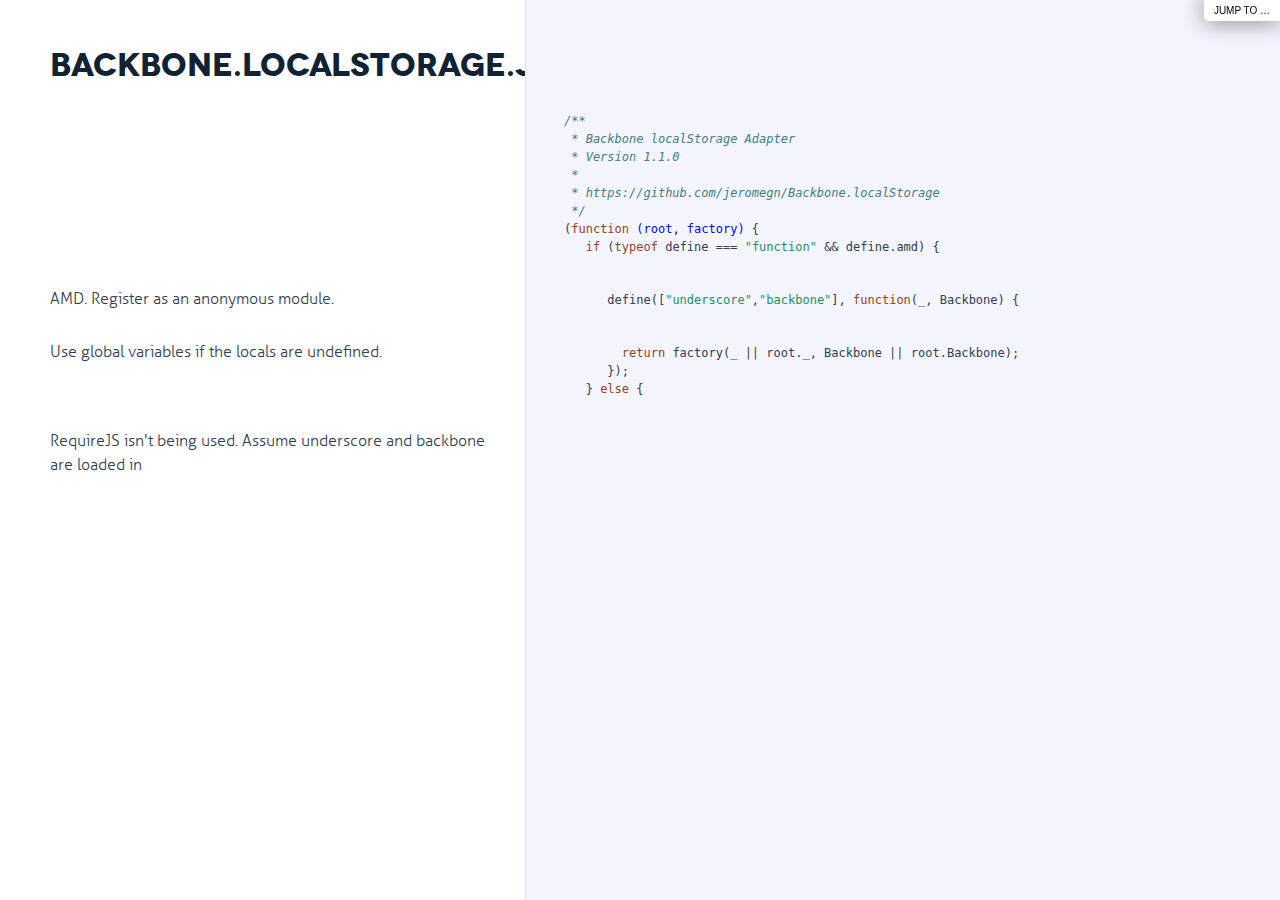
<file: docs/backbone.localstorage.html>
<!DOCTYPE html>

<html>
<head>
  <title>backbone.localstorage.js</title>
  <meta http-equiv="content-type" content="text/html; charset=UTF-8">
  <meta name="viewport" content="width=device-width, target-densitydpi=160dpi, initial-scale=1.0; maximum-scale=1.0; user-scalable=0;">
  <link rel="stylesheet" media="all" href="docco.css" />
</head>
<body>
  <div id="container">
    <div id="background"></div>
    
      <ul id="jump_to">
        <li>
          <a class="large" href="javascript:void(0);">Jump To &hellip;</a>
          <a class="small" href="javascript:void(0);">+</a>
          <div id="jump_wrapper">
          <div id="jump_page">
            
              
              <a class="source" href="backbone.localstorage.html">
                backbone.localstorage.js
              </a>
            
              
              <a class="source" href="todos.html">
                todos.js
              </a>
            
          </div>
        </li>
      </ul>
    
    <ul class="sections">
        
          <li id="title">
              <div class="annotation">
                  <h1>backbone.localstorage.js</h1>
              </div>
          </li>
        
        
        
        <li id="section-1">
            <div class="annotation">
              
              <div class="pilwrap ">
                <a class="pilcrow" href="#section-1">&#182;</a>
              </div>
              
            </div>
            
            <div class="content"><div class='highlight'><pre><span class="comment">/**
 * Backbone localStorage Adapter
 * Version 1.1.0
 *
 * https://github.com/jeromegn/Backbone.localStorage
 */</span>
(<span class="function"><span class="keyword">function</span> <span class="params">(root, factory)</span> {</span>
   <span class="keyword">if</span> (<span class="keyword">typeof</span> define === <span class="string">"function"</span> &amp;&amp; define.amd) {</pre></div></div>
            
        </li>
        
        
        <li id="section-2">
            <div class="annotation">
              
              <div class="pilwrap ">
                <a class="pilcrow" href="#section-2">&#182;</a>
              </div>
              <p>AMD. Register as an anonymous module.</p>

            </div>
            
            <div class="content"><div class='highlight'><pre>      define([<span class="string">"underscore"</span>,<span class="string">"backbone"</span>], <span class="keyword">function</span>(_, Backbone) {</pre></div></div>
            
        </li>
        
        
        <li id="section-3">
            <div class="annotation">
              
              <div class="pilwrap ">
                <a class="pilcrow" href="#section-3">&#182;</a>
              </div>
              <p>Use global variables if the locals are undefined.</p>

            </div>
            
            <div class="content"><div class='highlight'><pre>        <span class="keyword">return</span> factory(_ || root._, Backbone || root.Backbone);
      });
   } <span class="keyword">else</span> {</pre></div></div>
            
        </li>
        
        
        <li id="section-4">
            <div class="annotation">
              
              <div class="pilwrap ">
                <a class="pilcrow" href="#section-4">&#182;</a>
              </div>
              <p>RequireJS isn&#39;t being used. Assume underscore and backbone are loaded in <script> tags</p>

            </div>
            
            <div class="content"><div class='highlight'><pre>      factory(_, Backbone);
   }
}(<span class="keyword">this</span>, <span class="keyword">function</span>(_, Backbone) {</pre></div></div>
            
        </li>
        
        
        <li id="section-5">
            <div class="annotation">
              
              <div class="pilwrap ">
                <a class="pilcrow" href="#section-5">&#182;</a>
              </div>
              <p>A simple module to replace <code>Backbone.sync</code> with <em>localStorage</em>-based
persistence. Models are given GUIDS, and saved into a JSON object. Simple
as that.</p>
<p>Hold reference to Underscore.js and Backbone.js in the closure in order
to make things work even if they are removed from the global namespace</p>
<p>Generate four random hex digits.</p>

            </div>
            
            <div class="content"><div class='highlight'><pre><span class="function"><span class="keyword">function</span> <span class="title">S4</span><span class="params">()</span> {</span>
   <span class="keyword">return</span> (((<span class="number">1</span>+Math.random())*<span class="number">0x10000</span>)|<span class="number">0</span>).toString(<span class="number">16</span>).substring(<span class="number">1</span>);
};</pre></div></div>
            
        </li>
        
        
        <li id="section-6">
            <div class="annotation">
              
              <div class="pilwrap ">
                <a class="pilcrow" href="#section-6">&#182;</a>
              </div>
              <p>Generate a pseudo-GUID by concatenating random hexadecimal.</p>

            </div>
            
            <div class="content"><div class='highlight'><pre><span class="function"><span class="keyword">function</span> <span class="title">guid</span><span class="params">()</span> {</span>
   <span class="keyword">return</span> (S4()+S4()+<span class="string">"-"</span>+S4()+<span class="string">"-"</span>+S4()+<span class="string">"-"</span>+S4()+<span class="string">"-"</span>+S4()+S4()+S4());
};</pre></div></div>
            
        </li>
        
        
        <li id="section-7">
            <div class="annotation">
              
              <div class="pilwrap ">
                <a class="pilcrow" href="#section-7">&#182;</a>
              </div>
              <p>Our Store is represented by a single JS object in <em>localStorage</em>. Create it
with a meaningful name, like the name you&#39;d give a table.
window.Store is deprectated, use Backbone.LocalStorage instead</p>

            </div>
            
            <div class="content"><div class='highlight'><pre>Backbone.LocalStorage = window.Store = <span class="keyword">function</span>(name) {
  <span class="keyword">this</span>.name = name;
  <span class="keyword">var</span> store = <span class="keyword">this</span>.localStorage().getItem(<span class="keyword">this</span>.name);
  <span class="keyword">this</span>.records = (store &amp;&amp; store.split(<span class="string">","</span>)) || [];
};

_.extend(Backbone.LocalStorage.prototype, {</pre></div></div>
            
        </li>
        
        
        <li id="section-8">
            <div class="annotation">
              
              <div class="pilwrap ">
                <a class="pilcrow" href="#section-8">&#182;</a>
              </div>
              <p>Save the current state of the <strong>Store</strong> to <em>localStorage</em>.</p>

            </div>
            
            <div class="content"><div class='highlight'><pre>  save: <span class="keyword">function</span>() {
    <span class="keyword">this</span>.localStorage().setItem(<span class="keyword">this</span>.name, <span class="keyword">this</span>.records.join(<span class="string">","</span>));
  },</pre></div></div>
            
        </li>
        
        
        <li id="section-9">
            <div class="annotation">
              
              <div class="pilwrap ">
                <a class="pilcrow" href="#section-9">&#182;</a>
              </div>
              <p>Add a model, giving it a (hopefully)-unique GUID, if it doesn&#39;t already
have an id of it&#39;s own.</p>

            </div>
            
            <div class="content"><div class='highlight'><pre>  create: <span class="keyword">function</span>(model) {
    <span class="keyword">if</span> (!model.id) {
      model.id = guid();
      model.set(model.idAttribute, model.id);
    }
    <span class="keyword">this</span>.localStorage().setItem(<span class="keyword">this</span>.name+<span class="string">"-"</span>+model.id, JSON.stringify(model));
    <span class="keyword">this</span>.records.push(model.id.toString());
    <span class="keyword">this</span>.save();
    <span class="keyword">return</span> <span class="keyword">this</span>.find(model);
  },</pre></div></div>
            
        </li>
        
        
        <li id="section-10">
            <div class="annotation">
              
              <div class="pilwrap ">
                <a class="pilcrow" href="#section-10">&#182;</a>
              </div>
              <p>Update a model by replacing its copy in <code>this.data</code>.</p>

            </div>
            
            <div class="content"><div class='highlight'><pre>  update: <span class="keyword">function</span>(model) {
    <span class="keyword">this</span>.localStorage().setItem(<span class="keyword">this</span>.name+<span class="string">"-"</span>+model.id, JSON.stringify(model));
    <span class="keyword">if</span> (!_.include(<span class="keyword">this</span>.records, model.id.toString()))
      <span class="keyword">this</span>.records.push(model.id.toString()); <span class="keyword">this</span>.save();
    <span class="keyword">return</span> <span class="keyword">this</span>.find(model);
  },</pre></div></div>
            
        </li>
        
        
        <li id="section-11">
            <div class="annotation">
              
              <div class="pilwrap ">
                <a class="pilcrow" href="#section-11">&#182;</a>
              </div>
              <p>Retrieve a model from <code>this.data</code> by id.</p>

            </div>
            
            <div class="content"><div class='highlight'><pre>  find: <span class="keyword">function</span>(model) {
    <span class="keyword">return</span> <span class="keyword">this</span>.jsonData(<span class="keyword">this</span>.localStorage().getItem(<span class="keyword">this</span>.name+<span class="string">"-"</span>+model.id));
  },</pre></div></div>
            
        </li>
        
        
        <li id="section-12">
            <div class="annotation">
              
              <div class="pilwrap ">
                <a class="pilcrow" href="#section-12">&#182;</a>
              </div>
              <p>Return the array of all models currently in storage.</p>

            </div>
            
            <div class="content"><div class='highlight'><pre>  findAll: <span class="keyword">function</span>() {
    <span class="keyword">return</span> _(<span class="keyword">this</span>.records).chain()
      .map(<span class="keyword">function</span>(id){
        <span class="keyword">return</span> <span class="keyword">this</span>.jsonData(<span class="keyword">this</span>.localStorage().getItem(<span class="keyword">this</span>.name+<span class="string">"-"</span>+id));
      }, <span class="keyword">this</span>)
      .compact()
      .value();
  },</pre></div></div>
            
        </li>
        
        
        <li id="section-13">
            <div class="annotation">
              
              <div class="pilwrap ">
                <a class="pilcrow" href="#section-13">&#182;</a>
              </div>
              <p>Delete a model from <code>this.data</code>, returning it.</p>

            </div>
            
            <div class="content"><div class='highlight'><pre>  destroy: <span class="keyword">function</span>(model) {
    <span class="keyword">if</span> (model.isNew())
      <span class="keyword">return</span> <span class="literal">false</span>
    <span class="keyword">this</span>.localStorage().removeItem(<span class="keyword">this</span>.name+<span class="string">"-"</span>+model.id);
    <span class="keyword">this</span>.records = _.reject(<span class="keyword">this</span>.records, <span class="keyword">function</span>(id){
      <span class="keyword">return</span> id === model.id.toString();
    });
    <span class="keyword">this</span>.save();
    <span class="keyword">return</span> model;
  },

  localStorage: <span class="keyword">function</span>() {
    <span class="keyword">return</span> localStorage;
  },</pre></div></div>
            
        </li>
        
        
        <li id="section-14">
            <div class="annotation">
              
              <div class="pilwrap ">
                <a class="pilcrow" href="#section-14">&#182;</a>
              </div>
              <p>fix for &quot;illegal access&quot; error on Android when JSON.parse is passed null</p>

            </div>
            
            <div class="content"><div class='highlight'><pre>  jsonData: <span class="function"><span class="keyword">function</span> <span class="params">(data)</span> {</span>
      <span class="keyword">return</span> data &amp;&amp; JSON.parse(data);
  }

});</pre></div></div>
            
        </li>
        
        
        <li id="section-15">
            <div class="annotation">
              
              <div class="pilwrap ">
                <a class="pilcrow" href="#section-15">&#182;</a>
              </div>
              <p>localSync delegate to the model or collection&#39;s
<em>localStorage</em> property, which should be an instance of <code>Store</code>.
window.Store.sync and Backbone.localSync is deprectated, use Backbone.LocalStorage.sync instead</p>

            </div>
            
            <div class="content"><div class='highlight'><pre>Backbone.LocalStorage.sync = window.Store.sync = Backbone.localSync = <span class="keyword">function</span>(method, model, options) {
  <span class="keyword">var</span> store = model.localStorage || model.collection.localStorage;

  <span class="keyword">var</span> resp, errorMessage, syncDfd = $.Deferred &amp;&amp; $.Deferred(); <span class="comment">//If $ is having Deferred - use it.</span>

  <span class="keyword">try</span> {

    <span class="keyword">switch</span> (method) {
      <span class="keyword">case</span> <span class="string">"read"</span>:
        resp = model.id != <span class="literal">undefined</span> ? store.find(model) : store.findAll();
        <span class="keyword">break</span>;
      <span class="keyword">case</span> <span class="string">"create"</span>:
        resp = store.create(model);
        <span class="keyword">break</span>;
      <span class="keyword">case</span> <span class="string">"update"</span>:
        resp = store.update(model);
        <span class="keyword">break</span>;
      <span class="keyword">case</span> <span class="string">"delete"</span>:
        resp = store.destroy(model);
        <span class="keyword">break</span>;
    }

  } <span class="keyword">catch</span>(error) {
    <span class="keyword">if</span> (error.code === DOMException.QUOTA_EXCEEDED_ERR &amp;&amp; window.localStorage.length === <span class="number">0</span>)
      errorMessage = <span class="string">"Private browsing is unsupported"</span>;
    <span class="keyword">else</span>
      errorMessage = error.message;
  }

  <span class="keyword">if</span> (resp) {
    model.trigger(<span class="string">"sync"</span>, model, resp, options);
    <span class="keyword">if</span> (options &amp;&amp; options.success)
      options.success(resp);
    <span class="keyword">if</span> (syncDfd)
      syncDfd.resolve(resp);

  } <span class="keyword">else</span> {
    errorMessage = errorMessage ? errorMessage
                                : <span class="string">"Record Not Found"</span>;

    <span class="keyword">if</span> (options &amp;&amp; options.error)
      options.error(errorMessage);
    <span class="keyword">if</span> (syncDfd)
      syncDfd.reject(errorMessage);
  }</pre></div></div>
            
        </li>
        
        
        <li id="section-16">
            <div class="annotation">
              
              <div class="pilwrap ">
                <a class="pilcrow" href="#section-16">&#182;</a>
              </div>
              <p>add compatibility with $.ajax
always execute callback for success and error</p>

            </div>
            
            <div class="content"><div class='highlight'><pre>  <span class="keyword">if</span> (options &amp;&amp; options.complete) options.complete(resp);

  <span class="keyword">return</span> syncDfd &amp;&amp; syncDfd.promise();
};

Backbone.ajaxSync = Backbone.sync;

Backbone.getSyncMethod = <span class="keyword">function</span>(model) {
  <span class="keyword">if</span>(model.localStorage || (model.collection &amp;&amp; model.collection.localStorage)) {
    <span class="keyword">return</span> Backbone.localSync;
  }

  <span class="keyword">return</span> Backbone.ajaxSync;
};</pre></div></div>
            
        </li>
        
        
        <li id="section-17">
            <div class="annotation">
              
              <div class="pilwrap ">
                <a class="pilcrow" href="#section-17">&#182;</a>
              </div>
              <p>Override &#39;Backbone.sync&#39; to default to localSync,
the original &#39;Backbone.sync&#39; is still available in &#39;Backbone.ajaxSync&#39;</p>

            </div>
            
            <div class="content"><div class='highlight'><pre>Backbone.sync = <span class="keyword">function</span>(method, model, options) {
  <span class="keyword">return</span> Backbone.getSyncMethod(model).apply(<span class="keyword">this</span>, [method, model, options]);
};

<span class="keyword">return</span> Backbone.LocalStorage;
}));</pre></div></div>
            
        </li>
        
    </ul>
  </div>
</body>
</html>
</file>
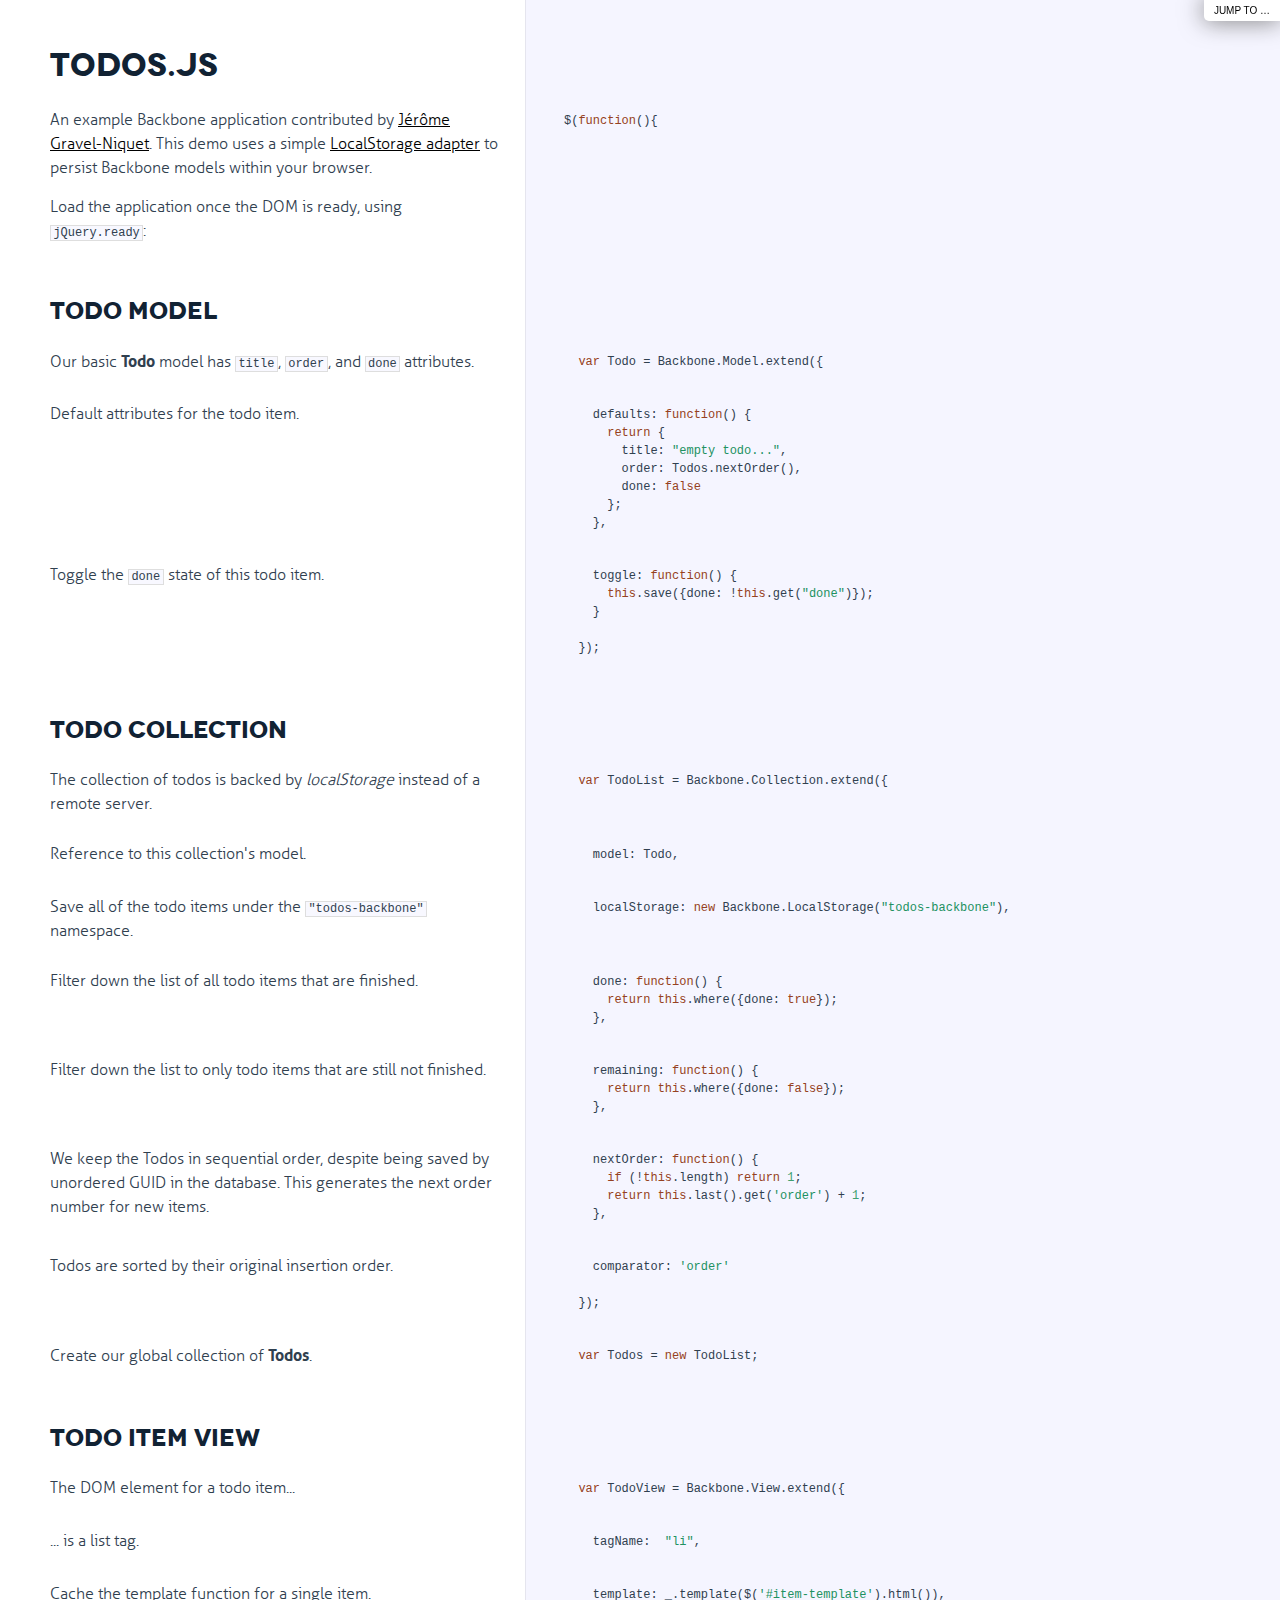
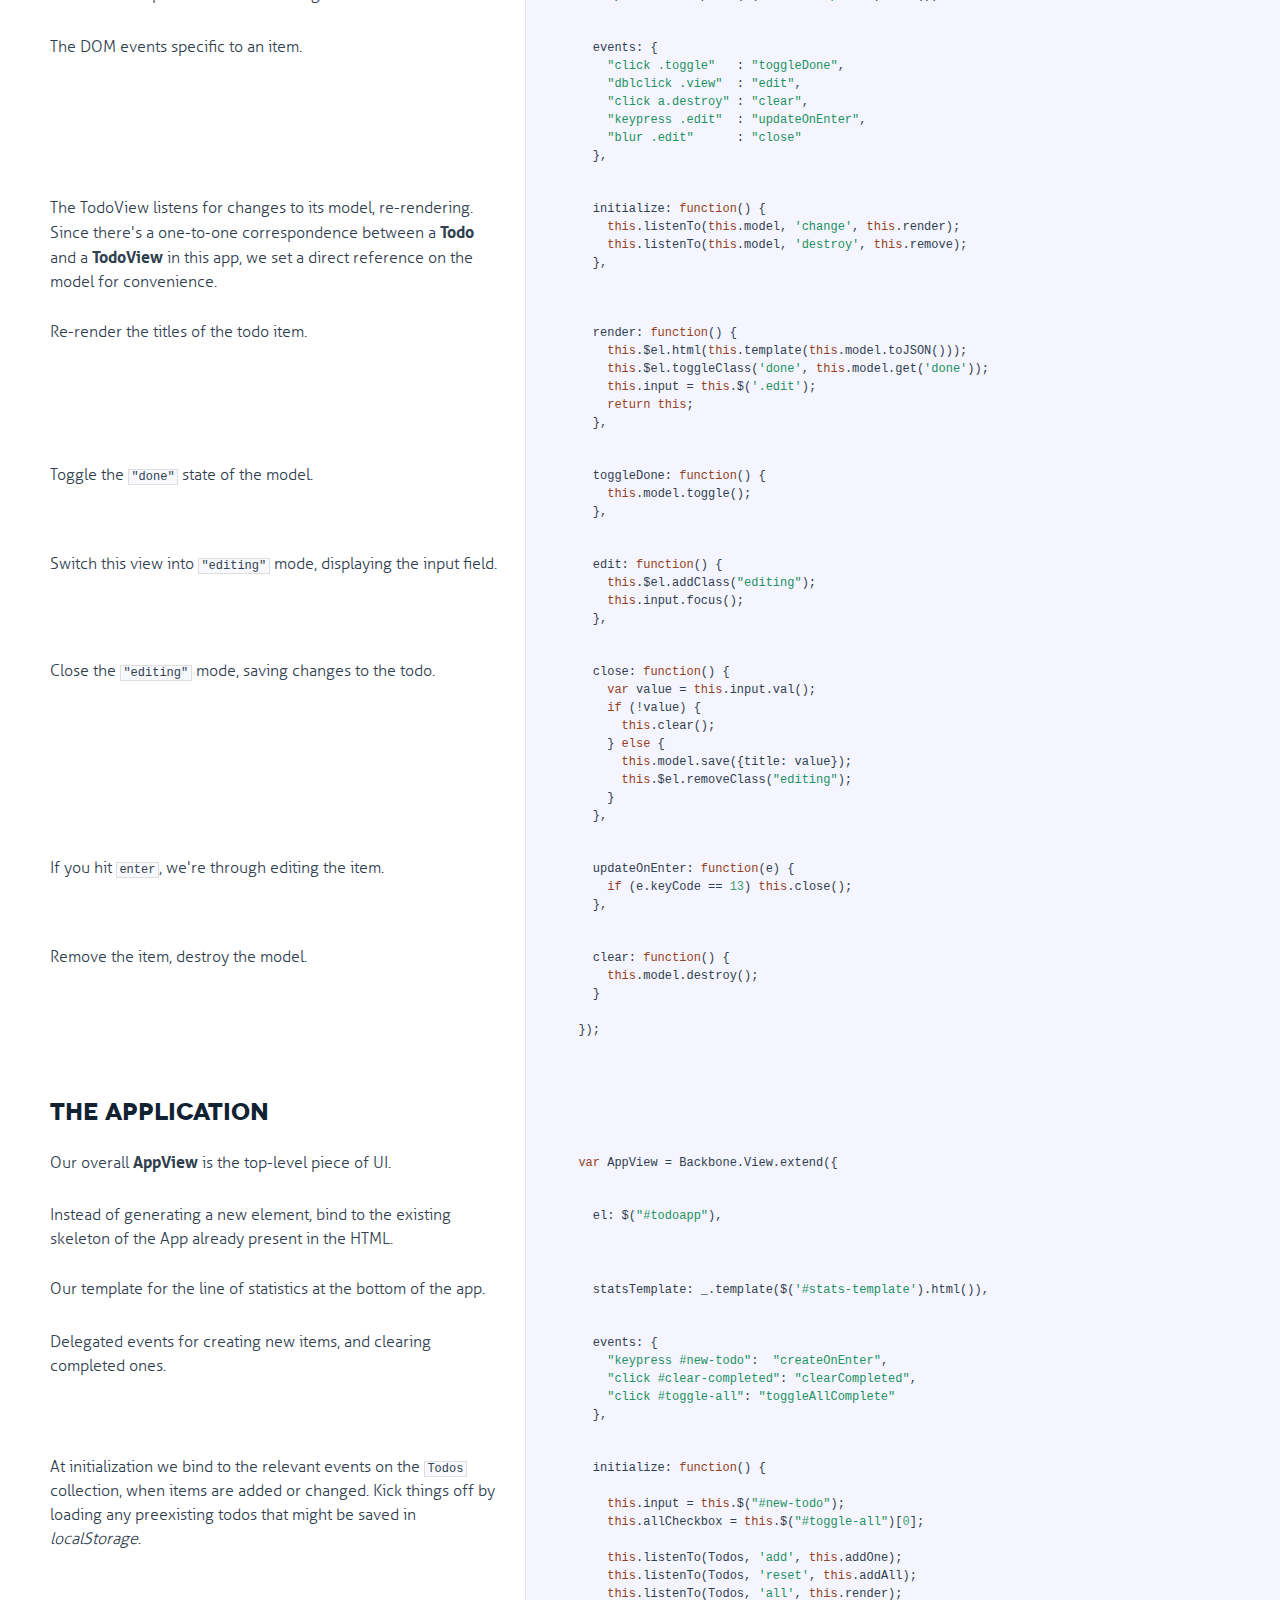
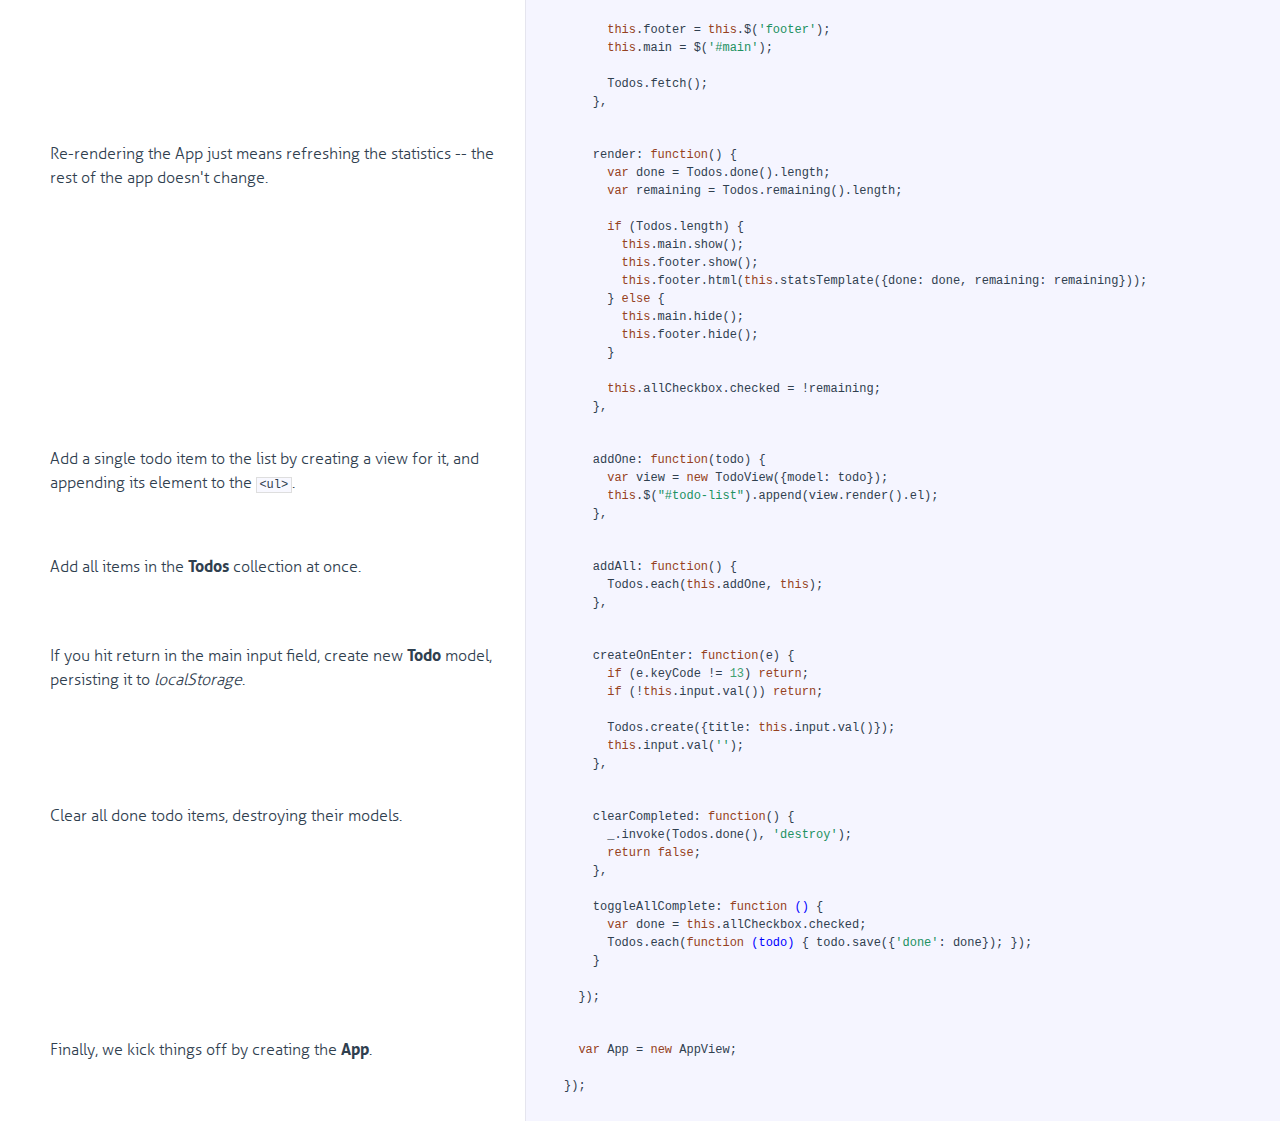
<file: docs/todos.html>
<!DOCTYPE html>

<html>
<head>
  <title>todos.js</title>
  <meta http-equiv="content-type" content="text/html; charset=UTF-8">
  <meta name="viewport" content="width=device-width, target-densitydpi=160dpi, initial-scale=1.0; maximum-scale=1.0; user-scalable=0;">
  <link rel="stylesheet" media="all" href="docco.css" />
</head>
<body>
  <div id="container">
    <div id="background"></div>
    
      <ul id="jump_to">
        <li>
          <a class="large" href="javascript:void(0);">Jump To &hellip;</a>
          <a class="small" href="javascript:void(0);">+</a>
          <div id="jump_wrapper">
          <div id="jump_page">
            
              
              <a class="source" href="backbone.localstorage.html">
                backbone.localstorage.js
              </a>
            
              
              <a class="source" href="todos.html">
                todos.js
              </a>
            
          </div>
        </li>
      </ul>
    
    <ul class="sections">
        
          <li id="title">
              <div class="annotation">
                  <h1>todos.js</h1>
              </div>
          </li>
        
        
        
        <li id="section-1">
            <div class="annotation">
              
              <div class="pilwrap ">
                <a class="pilcrow" href="#section-1">&#182;</a>
              </div>
              <p>An example Backbone application contributed by
<a href="http://jgn.me/">Jérôme Gravel-Niquet</a>. This demo uses a simple
<a href="backbone-localstorage.html">LocalStorage adapter</a>
to persist Backbone models within your browser.</p>
<p>Load the application once the DOM is ready, using <code>jQuery.ready</code>:</p>

            </div>
            
            <div class="content"><div class='highlight'><pre>$(<span class="keyword">function</span>(){</pre></div></div>
            
        </li>
        
        
        <li id="section-2">
            <div class="annotation">
              
              <div class="pilwrap for-h2">
                <a class="pilcrow" href="#section-2">&#182;</a>
              </div>
              <h2>Todo Model</h2>

            </div>
            
        </li>
        
        
        <li id="section-3">
            <div class="annotation">
              
              <div class="pilwrap ">
                <a class="pilcrow" href="#section-3">&#182;</a>
              </div>
              <p>Our basic <strong>Todo</strong> model has <code>title</code>, <code>order</code>, and <code>done</code> attributes.</p>

            </div>
            
            <div class="content"><div class='highlight'><pre>  <span class="keyword">var</span> Todo = Backbone.Model.extend({</pre></div></div>
            
        </li>
        
        
        <li id="section-4">
            <div class="annotation">
              
              <div class="pilwrap ">
                <a class="pilcrow" href="#section-4">&#182;</a>
              </div>
              <p>Default attributes for the todo item.</p>

            </div>
            
            <div class="content"><div class='highlight'><pre>    defaults: <span class="keyword">function</span>() {
      <span class="keyword">return</span> {
        title: <span class="string">"empty todo..."</span>,
        order: Todos.nextOrder(),
        done: <span class="literal">false</span>
      };
    },</pre></div></div>
            
        </li>
        
        
        <li id="section-5">
            <div class="annotation">
              
              <div class="pilwrap ">
                <a class="pilcrow" href="#section-5">&#182;</a>
              </div>
              <p>Toggle the <code>done</code> state of this todo item.</p>

            </div>
            
            <div class="content"><div class='highlight'><pre>    toggle: <span class="keyword">function</span>() {
      <span class="keyword">this</span>.save({done: !<span class="keyword">this</span>.get(<span class="string">"done"</span>)});
    }

  });</pre></div></div>
            
        </li>
        
        
        <li id="section-6">
            <div class="annotation">
              
              <div class="pilwrap for-h2">
                <a class="pilcrow" href="#section-6">&#182;</a>
              </div>
              <h2>Todo Collection</h2>

            </div>
            
        </li>
        
        
        <li id="section-7">
            <div class="annotation">
              
              <div class="pilwrap ">
                <a class="pilcrow" href="#section-7">&#182;</a>
              </div>
              <p>The collection of todos is backed by <em>localStorage</em> instead of a remote
server.</p>

            </div>
            
            <div class="content"><div class='highlight'><pre>  <span class="keyword">var</span> TodoList = Backbone.Collection.extend({</pre></div></div>
            
        </li>
        
        
        <li id="section-8">
            <div class="annotation">
              
              <div class="pilwrap ">
                <a class="pilcrow" href="#section-8">&#182;</a>
              </div>
              <p>Reference to this collection&#39;s model.</p>

            </div>
            
            <div class="content"><div class='highlight'><pre>    model: Todo,</pre></div></div>
            
        </li>
        
        
        <li id="section-9">
            <div class="annotation">
              
              <div class="pilwrap ">
                <a class="pilcrow" href="#section-9">&#182;</a>
              </div>
              <p>Save all of the todo items under the <code>&quot;todos-backbone&quot;</code> namespace.</p>

            </div>
            
            <div class="content"><div class='highlight'><pre>    localStorage: <span class="keyword">new</span> Backbone.LocalStorage(<span class="string">"todos-backbone"</span>),</pre></div></div>
            
        </li>
        
        
        <li id="section-10">
            <div class="annotation">
              
              <div class="pilwrap ">
                <a class="pilcrow" href="#section-10">&#182;</a>
              </div>
              <p>Filter down the list of all todo items that are finished.</p>

            </div>
            
            <div class="content"><div class='highlight'><pre>    done: <span class="keyword">function</span>() {
      <span class="keyword">return</span> <span class="keyword">this</span>.where({done: <span class="literal">true</span>});
    },</pre></div></div>
            
        </li>
        
        
        <li id="section-11">
            <div class="annotation">
              
              <div class="pilwrap ">
                <a class="pilcrow" href="#section-11">&#182;</a>
              </div>
              <p>Filter down the list to only todo items that are still not finished.</p>

            </div>
            
            <div class="content"><div class='highlight'><pre>    remaining: <span class="keyword">function</span>() {
      <span class="keyword">return</span> <span class="keyword">this</span>.where({done: <span class="literal">false</span>});
    },</pre></div></div>
            
        </li>
        
        
        <li id="section-12">
            <div class="annotation">
              
              <div class="pilwrap ">
                <a class="pilcrow" href="#section-12">&#182;</a>
              </div>
              <p>We keep the Todos in sequential order, despite being saved by unordered
GUID in the database. This generates the next order number for new items.</p>

            </div>
            
            <div class="content"><div class='highlight'><pre>    nextOrder: <span class="keyword">function</span>() {
      <span class="keyword">if</span> (!<span class="keyword">this</span>.length) <span class="keyword">return</span> <span class="number">1</span>;
      <span class="keyword">return</span> <span class="keyword">this</span>.last().get(<span class="string">'order'</span>) + <span class="number">1</span>;
    },</pre></div></div>
            
        </li>
        
        
        <li id="section-13">
            <div class="annotation">
              
              <div class="pilwrap ">
                <a class="pilcrow" href="#section-13">&#182;</a>
              </div>
              <p>Todos are sorted by their original insertion order.</p>

            </div>
            
            <div class="content"><div class='highlight'><pre>    comparator: <span class="string">'order'</span>

  });</pre></div></div>
            
        </li>
        
        
        <li id="section-14">
            <div class="annotation">
              
              <div class="pilwrap ">
                <a class="pilcrow" href="#section-14">&#182;</a>
              </div>
              <p>Create our global collection of <strong>Todos</strong>.</p>

            </div>
            
            <div class="content"><div class='highlight'><pre>  <span class="keyword">var</span> Todos = <span class="keyword">new</span> TodoList;</pre></div></div>
            
        </li>
        
        
        <li id="section-15">
            <div class="annotation">
              
              <div class="pilwrap for-h2">
                <a class="pilcrow" href="#section-15">&#182;</a>
              </div>
              <h2>Todo Item View</h2>

            </div>
            
        </li>
        
        
        <li id="section-16">
            <div class="annotation">
              
              <div class="pilwrap ">
                <a class="pilcrow" href="#section-16">&#182;</a>
              </div>
              <p>The DOM element for a todo item...</p>

            </div>
            
            <div class="content"><div class='highlight'><pre>  <span class="keyword">var</span> TodoView = Backbone.View.extend({</pre></div></div>
            
        </li>
        
        
        <li id="section-17">
            <div class="annotation">
              
              <div class="pilwrap ">
                <a class="pilcrow" href="#section-17">&#182;</a>
              </div>
              <p>... is a list tag.</p>

            </div>
            
            <div class="content"><div class='highlight'><pre>    tagName:  <span class="string">"li"</span>,</pre></div></div>
            
        </li>
        
        
        <li id="section-18">
            <div class="annotation">
              
              <div class="pilwrap ">
                <a class="pilcrow" href="#section-18">&#182;</a>
              </div>
              <p>Cache the template function for a single item.</p>

            </div>
            
            <div class="content"><div class='highlight'><pre>    template: _.template($(<span class="string">'#item-template'</span>).html()),</pre></div></div>
            
        </li>
        
        
        <li id="section-19">
            <div class="annotation">
              
              <div class="pilwrap ">
                <a class="pilcrow" href="#section-19">&#182;</a>
              </div>
              <p>The DOM events specific to an item.</p>

            </div>
            
            <div class="content"><div class='highlight'><pre>    events: {
      <span class="string">"click .toggle"</span>   : <span class="string">"toggleDone"</span>,
      <span class="string">"dblclick .view"</span>  : <span class="string">"edit"</span>,
      <span class="string">"click a.destroy"</span> : <span class="string">"clear"</span>,
      <span class="string">"keypress .edit"</span>  : <span class="string">"updateOnEnter"</span>,
      <span class="string">"blur .edit"</span>      : <span class="string">"close"</span>
    },</pre></div></div>
            
        </li>
        
        
        <li id="section-20">
            <div class="annotation">
              
              <div class="pilwrap ">
                <a class="pilcrow" href="#section-20">&#182;</a>
              </div>
              <p>The TodoView listens for changes to its model, re-rendering. Since there&#39;s
a one-to-one correspondence between a <strong>Todo</strong> and a <strong>TodoView</strong> in this
app, we set a direct reference on the model for convenience.</p>

            </div>
            
            <div class="content"><div class='highlight'><pre>    initialize: <span class="keyword">function</span>() {
      <span class="keyword">this</span>.listenTo(<span class="keyword">this</span>.model, <span class="string">'change'</span>, <span class="keyword">this</span>.render);
      <span class="keyword">this</span>.listenTo(<span class="keyword">this</span>.model, <span class="string">'destroy'</span>, <span class="keyword">this</span>.remove);
    },</pre></div></div>
            
        </li>
        
        
        <li id="section-21">
            <div class="annotation">
              
              <div class="pilwrap ">
                <a class="pilcrow" href="#section-21">&#182;</a>
              </div>
              <p>Re-render the titles of the todo item.</p>

            </div>
            
            <div class="content"><div class='highlight'><pre>    render: <span class="keyword">function</span>() {
      <span class="keyword">this</span>.$el.html(<span class="keyword">this</span>.template(<span class="keyword">this</span>.model.toJSON()));
      <span class="keyword">this</span>.$el.toggleClass(<span class="string">'done'</span>, <span class="keyword">this</span>.model.get(<span class="string">'done'</span>));
      <span class="keyword">this</span>.input = <span class="keyword">this</span>.$(<span class="string">'.edit'</span>);
      <span class="keyword">return</span> <span class="keyword">this</span>;
    },</pre></div></div>
            
        </li>
        
        
        <li id="section-22">
            <div class="annotation">
              
              <div class="pilwrap ">
                <a class="pilcrow" href="#section-22">&#182;</a>
              </div>
              <p>Toggle the <code>&quot;done&quot;</code> state of the model.</p>

            </div>
            
            <div class="content"><div class='highlight'><pre>    toggleDone: <span class="keyword">function</span>() {
      <span class="keyword">this</span>.model.toggle();
    },</pre></div></div>
            
        </li>
        
        
        <li id="section-23">
            <div class="annotation">
              
              <div class="pilwrap ">
                <a class="pilcrow" href="#section-23">&#182;</a>
              </div>
              <p>Switch this view into <code>&quot;editing&quot;</code> mode, displaying the input field.</p>

            </div>
            
            <div class="content"><div class='highlight'><pre>    edit: <span class="keyword">function</span>() {
      <span class="keyword">this</span>.$el.addClass(<span class="string">"editing"</span>);
      <span class="keyword">this</span>.input.focus();
    },</pre></div></div>
            
        </li>
        
        
        <li id="section-24">
            <div class="annotation">
              
              <div class="pilwrap ">
                <a class="pilcrow" href="#section-24">&#182;</a>
              </div>
              <p>Close the <code>&quot;editing&quot;</code> mode, saving changes to the todo.</p>

            </div>
            
            <div class="content"><div class='highlight'><pre>    close: <span class="keyword">function</span>() {
      <span class="keyword">var</span> value = <span class="keyword">this</span>.input.val();
      <span class="keyword">if</span> (!value) {
        <span class="keyword">this</span>.clear();
      } <span class="keyword">else</span> {
        <span class="keyword">this</span>.model.save({title: value});
        <span class="keyword">this</span>.$el.removeClass(<span class="string">"editing"</span>);
      }
    },</pre></div></div>
            
        </li>
        
        
        <li id="section-25">
            <div class="annotation">
              
              <div class="pilwrap ">
                <a class="pilcrow" href="#section-25">&#182;</a>
              </div>
              <p>If you hit <code>enter</code>, we&#39;re through editing the item.</p>

            </div>
            
            <div class="content"><div class='highlight'><pre>    updateOnEnter: <span class="keyword">function</span>(e) {
      <span class="keyword">if</span> (e.keyCode == <span class="number">13</span>) <span class="keyword">this</span>.close();
    },</pre></div></div>
            
        </li>
        
        
        <li id="section-26">
            <div class="annotation">
              
              <div class="pilwrap ">
                <a class="pilcrow" href="#section-26">&#182;</a>
              </div>
              <p>Remove the item, destroy the model.</p>

            </div>
            
            <div class="content"><div class='highlight'><pre>    clear: <span class="keyword">function</span>() {
      <span class="keyword">this</span>.model.destroy();
    }

  });</pre></div></div>
            
        </li>
        
        
        <li id="section-27">
            <div class="annotation">
              
              <div class="pilwrap for-h2">
                <a class="pilcrow" href="#section-27">&#182;</a>
              </div>
              <h2>The Application</h2>

            </div>
            
        </li>
        
        
        <li id="section-28">
            <div class="annotation">
              
              <div class="pilwrap ">
                <a class="pilcrow" href="#section-28">&#182;</a>
              </div>
              <p>Our overall <strong>AppView</strong> is the top-level piece of UI.</p>

            </div>
            
            <div class="content"><div class='highlight'><pre>  <span class="keyword">var</span> AppView = Backbone.View.extend({</pre></div></div>
            
        </li>
        
        
        <li id="section-29">
            <div class="annotation">
              
              <div class="pilwrap ">
                <a class="pilcrow" href="#section-29">&#182;</a>
              </div>
              <p>Instead of generating a new element, bind to the existing skeleton of
the App already present in the HTML.</p>

            </div>
            
            <div class="content"><div class='highlight'><pre>    el: $(<span class="string">"#todoapp"</span>),</pre></div></div>
            
        </li>
        
        
        <li id="section-30">
            <div class="annotation">
              
              <div class="pilwrap ">
                <a class="pilcrow" href="#section-30">&#182;</a>
              </div>
              <p>Our template for the line of statistics at the bottom of the app.</p>

            </div>
            
            <div class="content"><div class='highlight'><pre>    statsTemplate: _.template($(<span class="string">'#stats-template'</span>).html()),</pre></div></div>
            
        </li>
        
        
        <li id="section-31">
            <div class="annotation">
              
              <div class="pilwrap ">
                <a class="pilcrow" href="#section-31">&#182;</a>
              </div>
              <p>Delegated events for creating new items, and clearing completed ones.</p>

            </div>
            
            <div class="content"><div class='highlight'><pre>    events: {
      <span class="string">"keypress #new-todo"</span>:  <span class="string">"createOnEnter"</span>,
      <span class="string">"click #clear-completed"</span>: <span class="string">"clearCompleted"</span>,
      <span class="string">"click #toggle-all"</span>: <span class="string">"toggleAllComplete"</span>
    },</pre></div></div>
            
        </li>
        
        
        <li id="section-32">
            <div class="annotation">
              
              <div class="pilwrap ">
                <a class="pilcrow" href="#section-32">&#182;</a>
              </div>
              <p>At initialization we bind to the relevant events on the <code>Todos</code>
collection, when items are added or changed. Kick things off by
loading any preexisting todos that might be saved in <em>localStorage</em>.</p>

            </div>
            
            <div class="content"><div class='highlight'><pre>    initialize: <span class="keyword">function</span>() {

      <span class="keyword">this</span>.input = <span class="keyword">this</span>.$(<span class="string">"#new-todo"</span>);
      <span class="keyword">this</span>.allCheckbox = <span class="keyword">this</span>.$(<span class="string">"#toggle-all"</span>)[<span class="number">0</span>];

      <span class="keyword">this</span>.listenTo(Todos, <span class="string">'add'</span>, <span class="keyword">this</span>.addOne);
      <span class="keyword">this</span>.listenTo(Todos, <span class="string">'reset'</span>, <span class="keyword">this</span>.addAll);
      <span class="keyword">this</span>.listenTo(Todos, <span class="string">'all'</span>, <span class="keyword">this</span>.render);

      <span class="keyword">this</span>.footer = <span class="keyword">this</span>.$(<span class="string">'footer'</span>);
      <span class="keyword">this</span>.main = $(<span class="string">'#main'</span>);

      Todos.fetch();
    },</pre></div></div>
            
        </li>
        
        
        <li id="section-33">
            <div class="annotation">
              
              <div class="pilwrap ">
                <a class="pilcrow" href="#section-33">&#182;</a>
              </div>
              <p>Re-rendering the App just means refreshing the statistics -- the rest
of the app doesn&#39;t change.</p>

            </div>
            
            <div class="content"><div class='highlight'><pre>    render: <span class="keyword">function</span>() {
      <span class="keyword">var</span> done = Todos.done().length;
      <span class="keyword">var</span> remaining = Todos.remaining().length;

      <span class="keyword">if</span> (Todos.length) {
        <span class="keyword">this</span>.main.show();
        <span class="keyword">this</span>.footer.show();
        <span class="keyword">this</span>.footer.html(<span class="keyword">this</span>.statsTemplate({done: done, remaining: remaining}));
      } <span class="keyword">else</span> {
        <span class="keyword">this</span>.main.hide();
        <span class="keyword">this</span>.footer.hide();
      }

      <span class="keyword">this</span>.allCheckbox.checked = !remaining;
    },</pre></div></div>
            
        </li>
        
        
        <li id="section-34">
            <div class="annotation">
              
              <div class="pilwrap ">
                <a class="pilcrow" href="#section-34">&#182;</a>
              </div>
              <p>Add a single todo item to the list by creating a view for it, and
appending its element to the <code>&lt;ul&gt;</code>.</p>

            </div>
            
            <div class="content"><div class='highlight'><pre>    addOne: <span class="keyword">function</span>(todo) {
      <span class="keyword">var</span> view = <span class="keyword">new</span> TodoView({model: todo});
      <span class="keyword">this</span>.$(<span class="string">"#todo-list"</span>).append(view.render().el);
    },</pre></div></div>
            
        </li>
        
        
        <li id="section-35">
            <div class="annotation">
              
              <div class="pilwrap ">
                <a class="pilcrow" href="#section-35">&#182;</a>
              </div>
              <p>Add all items in the <strong>Todos</strong> collection at once.</p>

            </div>
            
            <div class="content"><div class='highlight'><pre>    addAll: <span class="keyword">function</span>() {
      Todos.each(<span class="keyword">this</span>.addOne, <span class="keyword">this</span>);
    },</pre></div></div>
            
        </li>
        
        
        <li id="section-36">
            <div class="annotation">
              
              <div class="pilwrap ">
                <a class="pilcrow" href="#section-36">&#182;</a>
              </div>
              <p>If you hit return in the main input field, create new <strong>Todo</strong> model,
persisting it to <em>localStorage</em>.</p>

            </div>
            
            <div class="content"><div class='highlight'><pre>    createOnEnter: <span class="keyword">function</span>(e) {
      <span class="keyword">if</span> (e.keyCode != <span class="number">13</span>) <span class="keyword">return</span>;
      <span class="keyword">if</span> (!<span class="keyword">this</span>.input.val()) <span class="keyword">return</span>;

      Todos.create({title: <span class="keyword">this</span>.input.val()});
      <span class="keyword">this</span>.input.val(<span class="string">''</span>);
    },</pre></div></div>
            
        </li>
        
        
        <li id="section-37">
            <div class="annotation">
              
              <div class="pilwrap ">
                <a class="pilcrow" href="#section-37">&#182;</a>
              </div>
              <p>Clear all done todo items, destroying their models.</p>

            </div>
            
            <div class="content"><div class='highlight'><pre>    clearCompleted: <span class="keyword">function</span>() {
      _.invoke(Todos.done(), <span class="string">'destroy'</span>);
      <span class="keyword">return</span> <span class="literal">false</span>;
    },

    toggleAllComplete: <span class="function"><span class="keyword">function</span> <span class="params">()</span> {</span>
      <span class="keyword">var</span> done = <span class="keyword">this</span>.allCheckbox.checked;
      Todos.each(<span class="function"><span class="keyword">function</span> <span class="params">(todo)</span> {</span> todo.save({<span class="string">'done'</span>: done}); });
    }

  });</pre></div></div>
            
        </li>
        
        
        <li id="section-38">
            <div class="annotation">
              
              <div class="pilwrap ">
                <a class="pilcrow" href="#section-38">&#182;</a>
              </div>
              <p>Finally, we kick things off by creating the <strong>App</strong>.</p>

            </div>
            
            <div class="content"><div class='highlight'><pre>  <span class="keyword">var</span> App = <span class="keyword">new</span> AppView;

});</pre></div></div>
            
        </li>
        
    </ul>
  </div>
</body>
</html>
</file>
<file: examples/todos-requirejs-4/todos.css>
html, body, div, span, applet, object, iframe,
h1, h2, h3, h4, h5, h6, p, blockquote, pre,
a, abbr, acronym, address, big, cite, code,
del, dfn, em, font, img, ins, kbd, q, s, samp,
small, strike, strong, sub, sup, tt, var,
dl, dt, dd, ol, ul, li,
fieldset, form, label, legend,
table, caption, tbody, tfoot, thead, tr, th, td {
  margin: 0;
  padding: 0;
  border: 0;
  outline: 0;
  font-weight: inherit;
  font-style: inherit;
  font-size: 100%;
  font-family: inherit;
  vertical-align: baseline;
}
body {
  line-height: 1;
  color: black;
  background: white;
}
ol, ul {
  list-style: none;
}
a img {
  border: none;
}

html {
  background: #eeeeee;
}
  body {
    font-family: "Helvetica Neue", Helvetica, Arial, sans-serif;
    font-size: 14px;
    line-height: 1.4em;
    background: #eeeeee;
    color: #333333;
  }

#todoapp {
  width: 480px;
  margin: 0 auto 40px;
  background: white;
  padding: 20px;
  -moz-box-shadow: rgba(0, 0, 0, 0.2) 0 5px 6px 0;
  -webkit-box-shadow: rgba(0, 0, 0, 0.2) 0 5px 6px 0;
  -o-box-shadow: rgba(0, 0, 0, 0.2) 0 5px 6px 0;
  box-shadow: rgba(0, 0, 0, 0.2) 0 5px 6px 0;
}
  #todoapp h1 {
    font-size: 36px;
    font-weight: bold;
    text-align: center;
    padding: 20px 0 30px 0;
    line-height: 1;
  }

#create-todo {
  position: relative;
}
  #create-todo input {
    width: 466px;
    font-size: 24px;
    font-family: inherit;
    line-height: 1.4em;
    border: 0;
    outline: none;
    padding: 6px;
    border: 1px solid #999999;
    -moz-box-shadow: rgba(0, 0, 0, 0.2) 0 1px 2px 0 inset;
    -webkit-box-shadow: rgba(0, 0, 0, 0.2) 0 1px 2px 0 inset;
    -o-box-shadow: rgba(0, 0, 0, 0.2) 0 1px 2px 0 inset;
    box-shadow: rgba(0, 0, 0, 0.2) 0 1px 2px 0 inset;
  }
    #create-todo input::-webkit-input-placeholder {
      font-style: italic;
    }
  #create-todo span {
    position: absolute;
    z-index: 999;
    width: 170px;
    left: 50%;
    margin-left: -85px;
  }

#todo-list {
  margin-top: 10px;
}
  #todo-list li {
    padding: 12px 20px 11px 0;
    position: relative;
    font-size: 24px;
    line-height: 1.1em;
    border-bottom: 1px solid #cccccc;
  }
    #todo-list li:after {
      content: "\0020";
      display: block;
      height: 0;
      clear: both;
      overflow: hidden;
      visibility: hidden;
    }
    #todo-list li.editing {
      padding: 0;
      border-bottom: 0;
    }
  #todo-list .editing .display,
  #todo-list .edit {
    display: none;
  }
    #todo-list .editing .edit {
      display: block;
    }
    #todo-list .editing input {
      width: 444px;
      font-size: 24px;
      font-family: inherit;
      margin: 0;
      line-height: 1.6em;
      border: 0;
      outline: none;
      padding: 10px 7px 0px 27px;
      border: 1px solid #999999;
      -moz-box-shadow: rgba(0, 0, 0, 0.2) 0 1px 2px 0 inset;
      -webkit-box-shadow: rgba(0, 0, 0, 0.2) 0 1px 2px 0 inset;
      -o-box-shadow: rgba(0, 0, 0, 0.2) 0 1px 2px 0 inset;
      box-shadow: rgba(0, 0, 0, 0.2) 0 1px 2px 0 inset;
    }
  #todo-list .check {
    position: relative;
    top: 9px;
    margin: 0 10px 0 7px;
    float: left;
  }
  #todo-list .done .todo-text {
    text-decoration: line-through;
    color: #777777;
  }
  #todo-list .todo-destroy {
    position: absolute;
    right: 5px;
    top: 14px;
    display: none;
    cursor: pointer;
    width: 20px;
    height: 20px;
    background: url(destroy.png) no-repeat 0 0;
  }
    #todo-list li:hover .todo-destroy {
      display: block;
    }
    #todo-list .todo-destroy:hover {
      background-position: 0 -20px;
    }

#todo-stats {
  *zoom: 1;
  margin-top: 10px;
  color: #777777;
}
  #todo-stats:after {
    content: "\0020";
    display: block;
    height: 0;
    clear: both;
    overflow: hidden;
    visibility: hidden;
  }
  #todo-stats .todo-count {
    float: left;
  }
    #todo-stats .todo-count .number {
      font-weight: bold;
      color: #333333;
    }
  #todo-stats .todo-clear {
    float: right;
  }
    #todo-stats .todo-clear a {
      color: #777777;
      font-size: 12px;
    }
      #todo-stats .todo-clear a:visited {
        color: #777777;
      }
      #todo-stats .todo-clear a:hover {
        color: #336699;
      }

#instructions {
  width: 520px;
  margin: 10px auto;
  color: #777777;
  text-shadow: rgba(255, 255, 255, 0.8) 0 1px 0;
  text-align: center;
}
  #instructions a {
    color: #336699;
  }

#credits {
  width: 520px;
  margin: 30px auto;
  color: #999;
  text-shadow: rgba(255, 255, 255, 0.8) 0 1px 0;
  text-align: center;
}
  #credits a {
    color: #888;
  }


/*
 *  François 'cahnory' Germain
 */
.ui-tooltip, .ui-tooltip-top, .ui-tooltip-right, .ui-tooltip-bottom, .ui-tooltip-left {
  color:#ffffff;
  cursor:normal;
  display:-moz-inline-stack;
  display:inline-block;
  font-size:12px;
  font-family:arial;
  padding:.5em 1em;
  position:relative;
  text-align:center;
  text-shadow:0 -1px 1px #111111;
  -webkit-border-top-left-radius:4px ;
  -webkit-border-top-right-radius:4px ;
  -webkit-border-bottom-right-radius:4px ;
  -webkit-border-bottom-left-radius:4px ;
  -khtml-border-top-left-radius:4px ;
  -khtml-border-top-right-radius:4px ;
  -khtml-border-bottom-right-radius:4px ;
  -khtml-border-bottom-left-radius:4px ;
  -moz-border-radius-topleft:4px ;
  -moz-border-radius-topright:4px ;
  -moz-border-radius-bottomright:4px ;
  -moz-border-radius-bottomleft:4px ;
  border-top-left-radius:4px ;
  border-top-right-radius:4px ;
  border-bottom-right-radius:4px ;
  border-bottom-left-radius:4px ;
  -o-box-shadow:0 1px 2px #000000, inset 0 0 0 1px #222222, inset 0 2px #666666, inset 0 -2px 2px #444444;
  -moz-box-shadow:0 1px 2px #000000, inset 0 0 0 1px #222222, inset 0 2px #666666, inset 0 -2px 2px #444444;
  -khtml-box-shadow:0 1px 2px #000000, inset 0 0 0 1px #222222, inset 0 2px #666666, inset 0 -2px 2px #444444;
  -webkit-box-shadow:0 1px 2px #000000, inset 0 0 0 1px #222222, inset 0 2px #666666, inset 0 -2px 2px #444444;
  box-shadow:0 1px 2px #000000, inset 0 0 0 1px #222222, inset 0 2px #666666, inset 0 -2px 2px #444444;
  background-color:#3b3b3b;
  background-image:-moz-linear-gradient(top,#555555,#222222);
  background-image:-webkit-gradient(linear,left top,left bottom,color-stop(0,#555555),color-stop(1,#222222));
  filter:progid:DXImageTransform.Microsoft.gradient(startColorStr=#555555,EndColorStr=#222222);
  -ms-filter:progid:DXImageTransform.Microsoft.gradient(startColorStr=#555555,EndColorStr=#222222);
}
.ui-tooltip:after, .ui-tooltip-top:after, .ui-tooltip-right:after, .ui-tooltip-bottom:after, .ui-tooltip-left:after {
  content:"\25B8";
  display:block;
  font-size:2em;
  height:0;
  line-height:0;
  position:absolute;
}
.ui-tooltip:after, .ui-tooltip-bottom:after {
  color:#2a2a2a;
  bottom:0;
  left:1px;
  text-align:center;
  text-shadow:1px 0 2px #000000;
  -o-transform:rotate(90deg);
  -moz-transform:rotate(90deg);
  -khtml-transform:rotate(90deg);
  -webkit-transform:rotate(90deg);
  width:100%;
}
.ui-tooltip-top:after {
  bottom:auto;
  color:#4f4f4f;
  left:-2px;
  top:0;
  text-align:center;
  text-shadow:none;
  -o-transform:rotate(-90deg);
  -moz-transform:rotate(-90deg);
  -khtml-transform:rotate(-90deg);
  -webkit-transform:rotate(-90deg);
  width:100%;
}
.ui-tooltip-right:after {
  color:#222222;
  right:-0.375em;
  top:50%;
  margin-top:-.05em;
  text-shadow:0 1px 2px #000000;
  -o-transform:rotate(0);
  -moz-transform:rotate(0);
  -khtml-transform:rotate(0);
  -webkit-transform:rotate(0);
}
.ui-tooltip-left:after {
  color:#222222;
  left:-0.375em;
  top:50%;
  margin-top:.1em;
  text-shadow:0 -1px 2px #000000;
  -o-transform:rotate(180deg);
  -moz-transform:rotate(180deg);
  -khtml-transform:rotate(180deg);
  -webkit-transform:rotate(180deg);
}
</file>
<file: docs/docco.css>
/*--------------------- Typography ----------------------------*/

@font-face {
    font-family: 'aller-light';
    src: url('public/fonts/aller-light.eot');
    src: url('public/fonts/aller-light.eot?#iefix') format('embedded-opentype'),
         url('public/fonts/aller-light.woff') format('woff'),
         url('public/fonts/aller-light.ttf') format('truetype');
    font-weight: normal;
    font-style: normal;
}

@font-face {
    font-family: 'aller-bold';
    src: url('public/fonts/aller-bold.eot');
    src: url('public/fonts/aller-bold.eot?#iefix') format('embedded-opentype'),
         url('public/fonts/aller-bold.woff') format('woff'),
         url('public/fonts/aller-bold.ttf') format('truetype');
    font-weight: normal;
    font-style: normal;
}

@font-face {
    font-family: 'novecento-bold';
    src: url('public/fonts/novecento-bold.eot');
    src: url('public/fonts/novecento-bold.eot?#iefix') format('embedded-opentype'),
         url('public/fonts/novecento-bold.woff') format('woff'),
         url('public/fonts/novecento-bold.ttf') format('truetype');
    font-weight: normal;
    font-style: normal;
}

/*--------------------- Layout ----------------------------*/
html { height: 100%; }
body {
  font-family: "aller-light";
  font-size: 14px;
  line-height: 18px;
  color: #30404f;
  margin: 0; padding: 0;
  height:100%;
}
#container { min-height: 100%; }

a {
  color: #000;
}

b, strong {
  font-weight: normal;
  font-family: "aller-bold";
}

p, ul, ol {
  margin: 15px 0 0px;
}

h1, h2, h3, h4, h5, h6 {
  color: #112233;
  line-height: 1em;
  font-weight: normal;
  font-family: "novecento-bold";
  text-transform: uppercase;
  margin: 30px 0 15px 0;
}

h1 {
  margin-top: 40px;
}

hr {
  border: 0;
  background: 1px solid #ddd;
  height: 1px;
  margin: 20px 0;
}

pre, tt, code {
  font-size: 12px; line-height: 16px;
  font-family: Menlo, Monaco, Consolas, "Lucida Console", monospace;
  margin: 0; padding: 0;
}
  .annotation pre {
    display: block;
    margin: 0;
    padding: 7px 10px;
    background: #fcfcfc;
    -moz-box-shadow:    inset 0 0 10px rgba(0,0,0,0.1);
    -webkit-box-shadow: inset 0 0 10px rgba(0,0,0,0.1);
    box-shadow:         inset 0 0 10px rgba(0,0,0,0.1);
    overflow-x: auto;
  }
    .annotation pre code {
      border: 0;
      padding: 0;
      background: transparent;
    }


blockquote {
  border-left: 5px solid #ccc;
  margin: 0;
  padding: 1px 0 1px 1em;
}
  .sections blockquote p {
    font-family: Menlo, Consolas, Monaco, monospace;
    font-size: 12px; line-height: 16px;
    color: #999;
    margin: 10px 0 0;
    white-space: pre-wrap;
  }

ul.sections {
  list-style: none;
  padding:0 0 5px 0;;
  margin:0;
}

/*
  Force border-box so that % widths fit the parent
  container without overlap because of margin/padding.

  More Info : http://www.quirksmode.org/css/box.html
*/
ul.sections > li > div {
  -moz-box-sizing: border-box;    /* firefox */
  -ms-box-sizing: border-box;     /* ie */
  -webkit-box-sizing: border-box; /* webkit */
  -khtml-box-sizing: border-box;  /* konqueror */
  box-sizing: border-box;         /* css3 */
}


/*---------------------- Jump Page -----------------------------*/
#jump_to, #jump_page {
  margin: 0;
  background: white;
  -webkit-box-shadow: 0 0 25px #777; -moz-box-shadow: 0 0 25px #777;
  -webkit-border-bottom-left-radius: 5px; -moz-border-radius-bottomleft: 5px;
  font: 16px Arial;
  cursor: pointer;
  text-align: right;
  list-style: none;
}

#jump_to a {
  text-decoration: none;
}

#jump_to a.large {
  display: none;
}
#jump_to a.small {
  font-size: 22px;
  font-weight: bold;
  color: #676767;
}

#jump_to, #jump_wrapper {
  position: fixed;
  right: 0; top: 0;
  padding: 10px 15px;
  margin:0;
}

#jump_wrapper {
  display: none;
  padding:0;
}

#jump_to:hover #jump_wrapper {
  display: block;
}

#jump_page {
  padding: 5px 0 3px;
  margin: 0 0 25px 25px;
}

#jump_page .source {
  display: block;
  padding: 15px;
  text-decoration: none;
  border-top: 1px solid #eee;
}

#jump_page .source:hover {
  background: #f5f5ff;
}

#jump_page .source:first-child {
}

/*---------------------- Low resolutions (> 320px) ---------------------*/
@media only screen and (min-width: 320px) {
  .pilwrap { display: none; }

  ul.sections > li > div {
    display: block;
    padding:5px 10px 0 10px;
  }

  ul.sections > li > div.annotation ul, ul.sections > li > div.annotation ol {
    padding-left: 30px;
  }

  ul.sections > li > div.content {
    background: #f5f5ff;
    overflow-x:auto;
    -webkit-box-shadow: inset 0 0 5px #e5e5ee;
    box-shadow: inset 0 0 5px #e5e5ee;
    border: 1px solid #dedede;
    margin:5px 10px 5px 10px;
    padding-bottom: 5px;
  }

  ul.sections > li > div.annotation pre {
    margin: 7px 0 7px;
    padding-left: 15px;
  }

  ul.sections > li > div.annotation p tt, .annotation code {
    background: #f8f8ff;
    border: 1px solid #dedede;
    font-size: 12px;
    padding: 0 0.2em;
  }
}

/*----------------------  (> 481px) ---------------------*/
@media only screen and (min-width: 481px) {
  #container {
    position: relative;
  }
  body {
    background-color: #F5F5FF;
    font-size: 15px;
    line-height: 21px;
  }
  pre, tt, code {
    line-height: 18px;
  }
  p, ul, ol {
    margin: 0 0 15px;
  }


  #jump_to {
    padding: 5px 10px;
  }
  #jump_wrapper {
    padding: 0;
  }
  #jump_to, #jump_page {
    font: 10px Arial;
    text-transform: uppercase;
  }
  #jump_page .source {
    padding: 5px 10px;
  }
  #jump_to a.large {
    display: inline-block;
  }
  #jump_to a.small {
    display: none;
  }



  #background {
    position: absolute;
    top: 0; bottom: 0;
    width: 350px;
    background: #fff;
    border-right: 1px solid #e5e5ee;
    z-index: -1;
  }

  ul.sections > li > div.annotation ul, ul.sections > li > div.annotation ol {
    padding-left: 40px;
  }

  ul.sections > li {
    white-space: nowrap;
  }

  ul.sections > li > div {
    display: inline-block;
  }

  ul.sections > li > div.annotation {
    max-width: 350px;
    min-width: 350px;
    min-height: 5px;
    padding: 13px;
    overflow-x: hidden;
    white-space: normal;
    vertical-align: top;
    text-align: left;
  }
  ul.sections > li > div.annotation pre {
    margin: 15px 0 15px;
    padding-left: 15px;
  }

  ul.sections > li > div.content {
    padding: 13px;
    vertical-align: top;
    background: #f5f5ff;
    border: none;
    -webkit-box-shadow: none;
    box-shadow: none;
  }

  .pilwrap {
    position: relative;
    display: inline;
  }

  .pilcrow {
    font: 12px Arial;
    text-decoration: none;
    color: #454545;
    position: absolute;
    top: 3px; left: -20px;
    padding: 1px 2px;
    opacity: 0;
    -webkit-transition: opacity 0.2s linear;
  }
    .for-h1 .pilcrow {
      top: 47px;
    }
    .for-h2 .pilcrow, .for-h3 .pilcrow, .for-h4 .pilcrow {
      top: 35px;
    }

  ul.sections > li > div.annotation:hover .pilcrow {
    opacity: 1;
  }
}

/*---------------------- (> 1025px) ---------------------*/
@media only screen and (min-width: 1025px) {

  body {
    font-size: 16px;
    line-height: 24px;
  }

  #background {
    width: 525px;
  }
  ul.sections > li > div.annotation {
    max-width: 525px;
    min-width: 525px;
    padding: 10px 25px 1px 50px;
  }
  ul.sections > li > div.content {
    padding: 9px 15px 16px 25px;
  }
}

/*---------------------- Syntax Highlighting -----------------------------*/

td.linenos { background-color: #f0f0f0; padding-right: 10px; }
span.lineno { background-color: #f0f0f0; padding: 0 5px 0 5px; }
/*

github.com style (c) Vasily Polovnyov <vast@whiteants.net>

*/

pre code {
  display: block; padding: 0.5em;
  color: #000;
  background: #f8f8ff
}

pre .comment,
pre .template_comment,
pre .diff .header,
pre .javadoc {
  color: #408080;
  font-style: italic
}

pre .keyword,
pre .assignment,
pre .literal,
pre .css .rule .keyword,
pre .winutils,
pre .javascript .title,
pre .lisp .title,
pre .subst {
  color: #954121;
  /*font-weight: bold*/
}

pre .number,
pre .hexcolor {
  color: #40a070
}

pre .string,
pre .tag .value,
pre .phpdoc,
pre .tex .formula {
  color: #219161;
}

pre .title,
pre .id {
  color: #19469D;
}
pre .params {
  color: #00F;
}

pre .javascript .title,
pre .lisp .title,
pre .subst {
  font-weight: normal
}

pre .class .title,
pre .haskell .label,
pre .tex .command {
  color: #458;
  font-weight: bold
}

pre .tag,
pre .tag .title,
pre .rules .property,
pre .django .tag .keyword {
  color: #000080;
  font-weight: normal
}

pre .attribute,
pre .variable,
pre .instancevar,
pre .lisp .body {
  color: #008080
}

pre .regexp {
  color: #B68
}

pre .class {
  color: #458;
  font-weight: bold
}

pre .symbol,
pre .ruby .symbol .string,
pre .ruby .symbol .keyword,
pre .ruby .symbol .keymethods,
pre .lisp .keyword,
pre .tex .special,
pre .input_number {
  color: #990073
}

pre .builtin,
pre .constructor,
pre .built_in,
pre .lisp .title {
  color: #0086b3
}

pre .preprocessor,
pre .pi,
pre .doctype,
pre .shebang,
pre .cdata {
  color: #999;
  font-weight: bold
}

pre .deletion {
  background: #fdd
}

pre .addition {
  background: #dfd
}

pre .diff .change {
  background: #0086b3
}

pre .chunk {
  color: #aaa
}

pre .tex .formula {
  opacity: 0.5;
}
</file>
